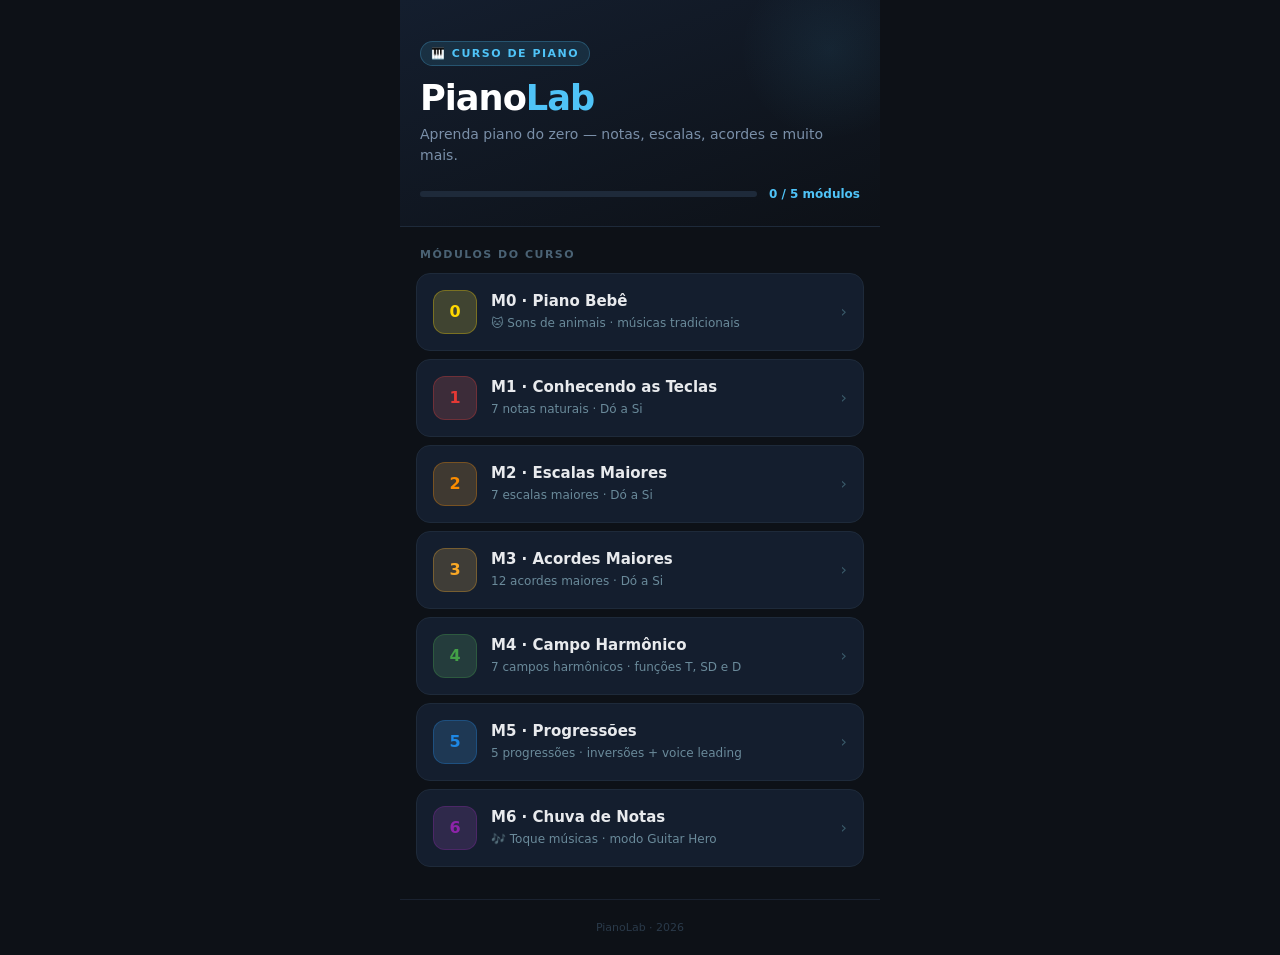
<file: index.html>
<!DOCTYPE html>
<html lang="pt-BR" data-theme="dark">
<head>
  <meta charset="UTF-8">
  <meta name="viewport" content="width=device-width, initial-scale=1.0, user-scalable=no">
  <title>PianoLab</title>
  <link rel="stylesheet" href="base.css">
  <style>
    html, body { overflow: auto; height: auto; background: #0d1117; color: #e8eaed; }

    .hub {
      display: flex;
      flex-direction: column;
      min-height: 100dvh;
      max-width: 480px;
      margin: 0 auto;
    }

    /* ── Hero ──────────────────────────────────────────────── */
    .hero {
      padding: 32px 20px 24px;
      background: linear-gradient(160deg, #141e2e 0%, #0d1117 100%);
      border-bottom: 1px solid #1e2a3a;
      position: relative;
      overflow: hidden;
    }
    .hero::before {
      content: '';
      position: absolute;
      top: -40px; right: -40px;
      width: 180px; height: 180px;
      border-radius: 50%;
      background: radial-gradient(circle, rgba(79,195,247,.08) 0%, transparent 70%);
      pointer-events: none;
    }
    .hero__badge {
      display: inline-flex;
      align-items: center;
      gap: 6px;
      font-size: 11px;
      font-weight: 700;
      letter-spacing: 1.5px;
      text-transform: uppercase;
      color: #4FC3F7;
      background: rgba(79,195,247,.12);
      border: 1px solid rgba(79,195,247,.25);
      border-radius: 99px;
      padding: 4px 10px;
      margin-bottom: 14px;
    }
    .hero__titulo {
      font-size: 2.2rem;
      font-weight: 900;
      letter-spacing: -1px;
      line-height: 1;
      color: #fff;
    }
    .hero__titulo span { color: #4FC3F7; }
    .hero__sub {
      font-size: 14px;
      color: #7a8fa8;
      margin-top: 8px;
      line-height: 1.5;
    }
    .hero__progresso {
      margin-top: 20px;
      display: flex;
      align-items: center;
      gap: 12px;
    }
    .prog-wrap {
      flex: 1;
      height: 6px;
      background: #1e2a3a;
      border-radius: 99px;
      overflow: hidden;
    }
    .prog-bar {
      height: 100%;
      background: linear-gradient(90deg, #4FC3F7, #81d4fa);
      border-radius: 99px;
      width: 0%;
      transition: width .8s cubic-bezier(.4,0,.2,1);
    }
    .prog-label {
      font-size: 12px;
      font-weight: 700;
      color: #4FC3F7;
      white-space: nowrap;
    }

    /* ── Seção ─────────────────────────────────────────────── */
    .secao-titulo {
      font-size: 11px;
      font-weight: 700;
      color: #4a6274;
      text-transform: uppercase;
      letter-spacing: 1.5px;
      padding: 20px 20px 10px;
    }

    /* ── Cards ─────────────────────────────────────────────── */
    .modulos { display: flex; flex-direction: column; gap: 8px; padding: 0 16px 32px; }

    .card {
      display: flex;
      align-items: center;
      gap: 14px;
      padding: 16px;
      background: #141e2e;
      border: 1.5px solid #1e2a3a;
      border-radius: 14px;
      text-decoration: none;
      color: #e8eaed;
      transition: border-color .15s, background .15s, transform .1s;
      touch-action: manipulation;
      position: relative;
      overflow: hidden;
    }
    .card::before {
      content: '';
      position: absolute;
      left: 0; top: 0; bottom: 0;
      width: 3px;
      background: var(--cor, #4FC3F7);
      opacity: 0;
      transition: opacity .15s;
    }
    .card.disponivel { cursor: pointer; }
    .card.disponivel:active { transform: scale(.98); }
    .card.disponivel:hover  {
      border-color: var(--cor, #4FC3F7);
      background: color-mix(in srgb, var(--cor, #4FC3F7) 6%, #141e2e);
    }
    .card.disponivel:hover::before { opacity: 1; }
    .card.concluido {
      border-color: rgba(79,195,247,.4);
      background: rgba(79,195,247,.05);
    }
    .card.concluido::before { opacity: 1; background: #4FC3F7; }
    .card.bloqueado { opacity: .35; cursor: default; pointer-events: none; }

    .card__num {
      width: 44px; height: 44px;
      border-radius: 12px;
      background: color-mix(in srgb, var(--cor, #4FC3F7) 15%, #1e2a3a);
      border: 1.5px solid color-mix(in srgb, var(--cor, #4FC3F7) 30%, transparent);
      display: flex; align-items: center; justify-content: center;
      font-size: 16px; font-weight: 900;
      color: var(--cor, #4FC3F7);
      flex-shrink: 0;
      transition: background .15s;
    }
    .card.concluido .card__num { font-size: 20px; }
    .card.bloqueado .card__num { background: #1a2230; border-color: #1e2a3a; color: #3a4a5a; }

    .card__info { flex: 1; min-width: 0; }
    .card__nome {
      font-size: 15px;
      font-weight: 700;
      line-height: 1.3;
      color: #e8eaed;
    }
    .card__desc {
      font-size: 12px;
      color: #5a7a8a;
      margin-top: 3px;
      white-space: nowrap;
      overflow: hidden;
      text-overflow: ellipsis;
    }
    .card.disponivel .card__desc { color: #6a8a9a; }

    .card__seta {
      font-size: 16px;
      color: #3a5a6a;
      flex-shrink: 0;
      transition: transform .15s, color .15s;
    }
    .card.disponivel:hover .card__seta { transform: translateX(3px); color: var(--cor, #4FC3F7); }
    .card.concluido .card__seta { color: #4FC3F7; }

    /* ── Demo card especial ─────────────────────────────────── */
    .card-demo {
      background: linear-gradient(135deg, #0f1c2e 0%, #141e2e 100%);
      border-color: rgba(79,195,247,.2);
    }
    .card-demo:hover { border-color: rgba(79,195,247,.5) !important; }

    /* ── Rodapé ─────────────────────────────────────────────── */
    .footer {
      margin-top: auto;
      padding: 20px;
      text-align: center;
      font-size: 11px;
      color: #2a3a4a;
      border-top: 1px solid #1a2230;
    }
  </style>
</head>
<body>
<div class="hub">

  <div class="hero">
    <div class="hero__badge">🎹 Curso de Piano</div>
    <div class="hero__titulo">Piano<span>Lab</span></div>
    <div class="hero__sub">Aprenda piano do zero — notas, escalas, acordes e muito mais.</div>
    <div class="hero__progresso">
      <div class="prog-wrap"><div class="prog-bar" id="prog-bar"></div></div>
      <span class="prog-label" id="prog-label">0 / 5 módulos</span>
    </div>
  </div>

  <div class="secao-titulo">Módulos do curso</div>
  <div class="modulos" id="lista-modulos"></div>

  <div class="footer">PianoLab · 2026</div>

</div>
<script src="base.js"></script>
<script>
'use strict';

// Currículo — módulos ativos
const MODULOS = [
  {
    n: 0,
    href: 'm0_bebe.html',
    nome: 'Piano Bebê',
    desc: '🐱 Sons de animais · músicas tradicionais',
    cor: '#FFD700',
    keys: [],
    completavel: false,
  },
  {
    n: 1,
    href: 'm1.html',
    nome: 'Conhecendo as Teclas',
    desc: '7 notas naturais · Dó a Si',
    cor: 'var(--nota-do)',
    keys: [],
  },
  {
    n: 2,
    href: 'm2_escalas.html',
    nome: 'Escalas Maiores',
    desc: '7 escalas maiores · Dó a Si',
    cor: 'var(--nota-re)',
    keys: ['piano_m2_progresso'],
  },
  {
    n: 3,
    href: 'm3_acordes.html',
    nome: 'Acordes Maiores',
    desc: '12 acordes maiores · Dó a Si',
    cor: 'var(--nota-mi)',
    keys: ['piano_m3_progresso'],
  },
  {
    n: 4,
    href: 'm4_campo.html',
    nome: 'Campo Harmônico',
    desc: '7 campos harmônicos · funções T, SD e D',
    cor: 'var(--nota-fa)',
    keys: ['piano_m4_progresso'],
  },
  {
    n: 5,
    href: 'm5_progressoes.html',
    nome: 'Progressões',
    desc: '5 progressões · inversões + voice leading',
    cor: 'var(--nota-sol)',
    keys: ['piano_m5_progresso'],
  },
  {
    n: 6,
    href: 'm6_musica.html',
    nome: 'Chuva de Notas',
    desc: '🎶 Toque músicas · modo Guitar Hero',
    cor: 'var(--nota-la)',
    keys: [],
    completavel: false,
  },
];

// Módulos com arquivo real publicado
const PUBLICADOS = new Set([0, 1, 2, 3, 4, 5, 6]);

function getProgresso(key) {
  try { return JSON.parse(localStorage.getItem(key) || 'null'); } catch { return null; }
}

function isCompleto(modulo) {
  if (modulo.completavel === false) return false;
  return modulo.keys.length > 0 && modulo.keys.every(k => getProgresso(k)?.completo === true);
}

function build() {
  const lista = document.getElementById('lista-modulos');
  let concluidos = 0;
  const modulosContados = MODULOS.filter(m => m.completavel !== false);

  MODULOS.forEach((m, i) => {
    const done     = isCompleto(m);
    const prevDone = i === 0 || isCompleto(MODULOS[i - 1]) || MODULOS[i - 1]?.completavel === false;
    const pub      = PUBLICADOS.has(m.n);
    const livre    = pub || prevDone || done;

    if (done) concluidos++;

    const estado = done ? 'concluido' : livre ? 'disponivel' : 'bloqueado';
    const numIcon = done ? '✓' : livre ? m.n : '🔒';
    const seta    = done ? '✓' : '›';

    const el = document.createElement(livre ? 'a' : 'div');
    el.className = `card ${estado}`;
    el.style.setProperty('--cor', m.cor);
    if (livre) el.href = m.href;

    el.innerHTML = `
      <div class="card__num">${numIcon}</div>
      <div class="card__info">
        <div class="card__nome">M${m.n} · ${m.nome}</div>
        <div class="card__desc">${m.desc}</div>
      </div>
      <div class="card__seta">${seta}</div>`;
    lista.appendChild(el);
  });

  const pct = Math.round((concluidos / modulosContados.length) * 100);
  document.getElementById('prog-bar').style.width = pct + '%';
  document.getElementById('prog-label').textContent =
    `${concluidos} / ${modulosContados.length} módulos`;
}

build();
</script>
</body>
</html>
</file>
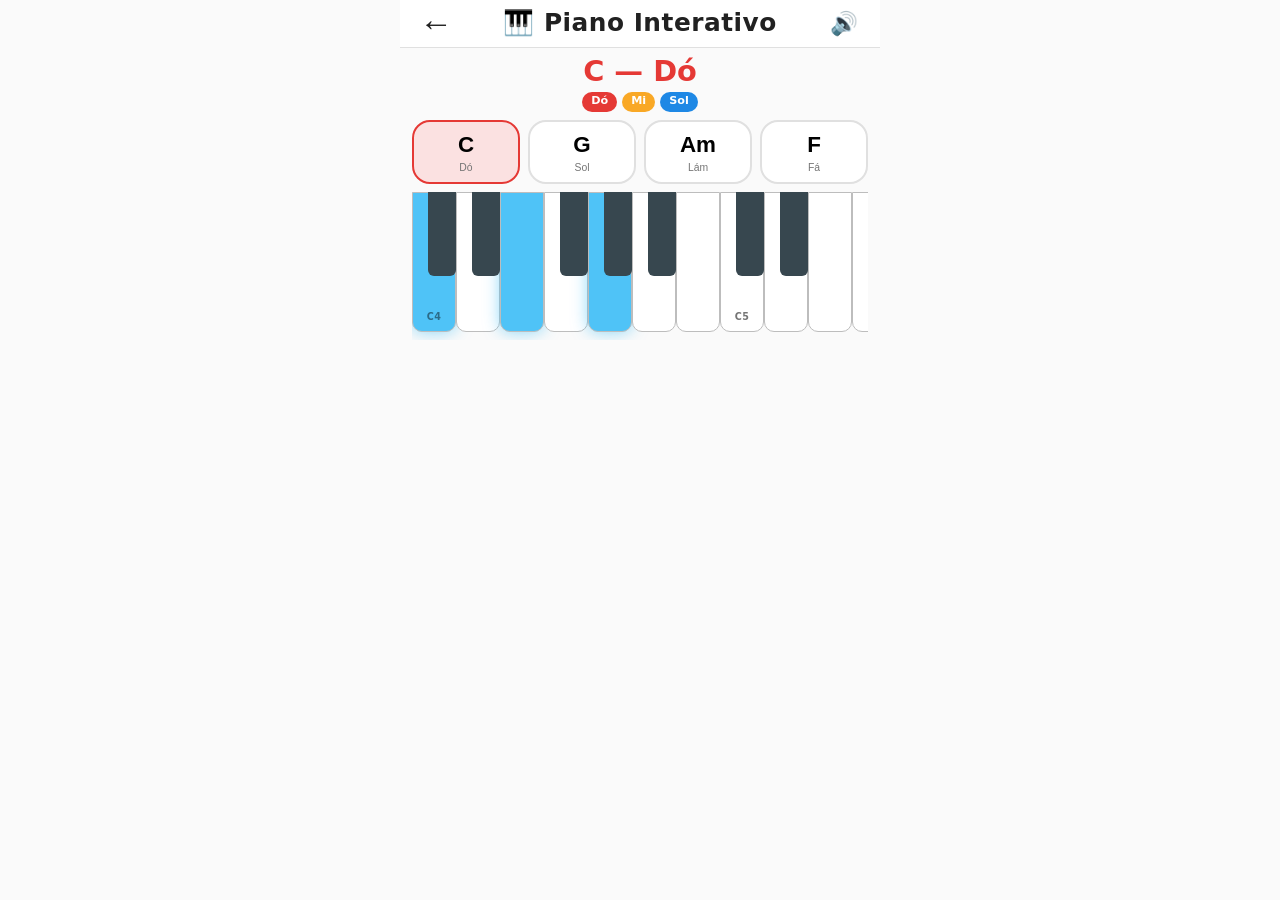
<file: demo.html>
<!DOCTYPE html>
<html lang="pt-BR">
<head>
  <meta charset="UTF-8">
  <meta name="viewport" content="width=device-width, initial-scale=1.0, user-scalable=no">
  <title>PianoLab — Demo</title>
  <link rel="stylesheet" href="base.css">
  <link rel="stylesheet" href="piano.css">
  <style>
    :root { --key-h: 140px; --key-bk-h: 84px; }

    .layout { display:flex; flex-direction:column; height:100dvh; max-width:480px; margin:0 auto; }

    /* Chord display */
    .chord-display { text-align:center; display:flex; flex-direction:column; gap:4px; flex-shrink:0; }
    .chord-display__name { font-size:1.8rem; font-weight:900; line-height:1.1; min-height:2rem; transition:color .2s; }

    .note-pills { display:flex; gap:5px; justify-content:center; min-height:20px; }
    .note-pill {
      padding:1px 9px; border-radius:20px; font-size:.7rem; font-weight:700; color:#fff;
      opacity:0; transform:translateY(4px); transition:opacity .2s, transform .2s;
    }
    .note-pill.visible { opacity:1; transform:translateY(0); }

    /* Botões acorde */
    .chord-grid { display:grid; grid-template-columns:repeat(4,1fr); gap:8px; flex-shrink:0; }
    .chord-btn {
      min-height:64px; border:2px solid var(--border); border-radius:var(--rad);
      background:var(--surface); cursor:pointer; display:flex; flex-direction:column;
      align-items:center; justify-content:center; gap:4px;
      transition:border-color .15s, background .15s, transform .1s; touch-action:manipulation;
    }
    .chord-btn:active, .chord-btn.playing { transform:scale(.95); }
    .chord-btn.active {
      border-color:var(--chord-color, var(--nota-sol));
      background:color-mix(in srgb, var(--chord-color, var(--nota-sol)) 15%, var(--surface));
    }
    .chord-btn__name  { font-size:1.4rem; font-weight:800; }
    .chord-btn__label { font-size:.65rem; color:var(--text-soft); }

    #btn-sound { font-size:1.4rem; }
  </style>
</head>
<body>
<div class="layout">
  <header class="header">
    <button class="btn btn--icon" onclick="goToIndex()">←</button>
    <span class="header__title">🎹 Piano Interativo</span>
    <button class="btn btn--icon" id="btn-sound">🔊</button>
  </header>

  <main class="content">
    <div class="screen active" style="padding:8px 12px; gap:8px;">
      <div class="chord-display">
        <div class="chord-display__name" id="chord-name">—</div>
        <div class="note-pills" id="note-pills"></div>
      </div>
      <div class="chord-grid" id="chord-grid"></div>
      <div id="piano-container"></div>
    </div>
  </main>
</div>

<script src="base.js"></script>
<script>
'use strict';

const ACORDES = [
  { id:'C',  cifra:'C',  nome:'Dó',  tipo:'maior', raiz:'C4', cor:'var(--nota-do)'  },
  { id:'G',  cifra:'G',  nome:'Sol', tipo:'maior', raiz:'G4', cor:'var(--nota-sol)' },
  { id:'Am', cifra:'Am', nome:'Lám', tipo:'menor', raiz:'A4', cor:'var(--nota-la)'  },
  { id:'F',  cifra:'F',  nome:'Fá',  tipo:'maior', raiz:'F4', cor:'var(--nota-fa)'  },
].map(a => ({ ...a, notas: buildChord(a.raiz, FORMULAS[a.tipo]) }));

const NOMES_PT = { C:'Dó', D:'Ré', E:'Mi', F:'Fá', G:'Sol', A:'Lá', B:'Si' };
const COR_MAP  = { C:'var(--nota-do)', D:'var(--nota-re)', E:'var(--nota-mi)',
                   F:'var(--nota-fa)', G:'var(--nota-sol)', A:'var(--nota-la)', B:'var(--nota-si)' };
function base(n) { return n.replace(/[#\d]/g,''); }

const piano = createPianoKeyboard(document.getElementById('piano-container'),
  { startNote:'C4', endNote:'B5', showLabels:true, onNoteOn: n => AudioEngine.play(n) });

const grid   = document.getElementById('chord-grid');
const nomeEl = document.getElementById('chord-name');
const pillsEl= document.getElementById('note-pills');

ACORDES.forEach(ac => {
  const btn = document.createElement('button');
  btn.className = 'chord-btn';
  btn.dataset.id = ac.id;
  btn.style.setProperty('--chord-color', ac.cor);
  btn.innerHTML = `<span class="chord-btn__name">${ac.cifra}</span><span class="chord-btn__label">${ac.nome}</span>`;
  btn.addEventListener('click', () => tocar(ac, btn));
  grid.appendChild(btn);
});

function tocar(ac, btn) {
  document.querySelectorAll('.chord-btn').forEach(b => b.classList.remove('active','playing'));
  btn.classList.add('active','playing');
  setTimeout(() => btn.classList.remove('playing'), 200);

  nomeEl.textContent = `${ac.cifra} — ${ac.nome}`;
  nomeEl.style.color = ac.cor;

  pillsEl.innerHTML = '';
  ac.notas.forEach((n, i) => {
    const pill = document.createElement('span');
    pill.className = 'note-pill';
    pill.textContent = NOMES_PT[base(n)] || base(n);
    pill.style.background = COR_MAP[base(n)] || '#666';
    pillsEl.appendChild(pill);
    setTimeout(() => pill.classList.add('visible'), i * 80);
  });

  piano.showChord(ac.notas);
  AudioEngine.playChord(ac.notas);
  TTS.falar(ac.nome);
}

const btnSound = document.getElementById('btn-sound');
btnSound.addEventListener('click', () => {
  Settings.setSoundOn(!Settings.getSoundOn());
  btnSound.textContent = Settings.getSoundOn() ? '🔊' : '🔇';
});
btnSound.textContent = Settings.getSoundOn() ? '🔊' : '🔇';

document.addEventListener('pointerdown', () => AudioEngine.init(), { once: true });

// Estado inicial
(() => {
  const ac = ACORDES[0];
  nomeEl.textContent = `${ac.cifra} — ${ac.nome}`;
  nomeEl.style.color = ac.cor;
  document.querySelector(`[data-id="${ac.id}"]`)?.classList.add('active');
  piano.showChord(ac.notas);
  ac.notas.forEach((n,i) => {
    const pill = document.createElement('span');
    pill.className = 'note-pill';
    pill.textContent = NOMES_PT[base(n)] || base(n);
    pill.style.background = COR_MAP[base(n)] || '#666';
    pillsEl.appendChild(pill);
    setTimeout(() => pill.classList.add('visible'), i*80+300);
  });
})();
</script>
</body>
</html>
</file>
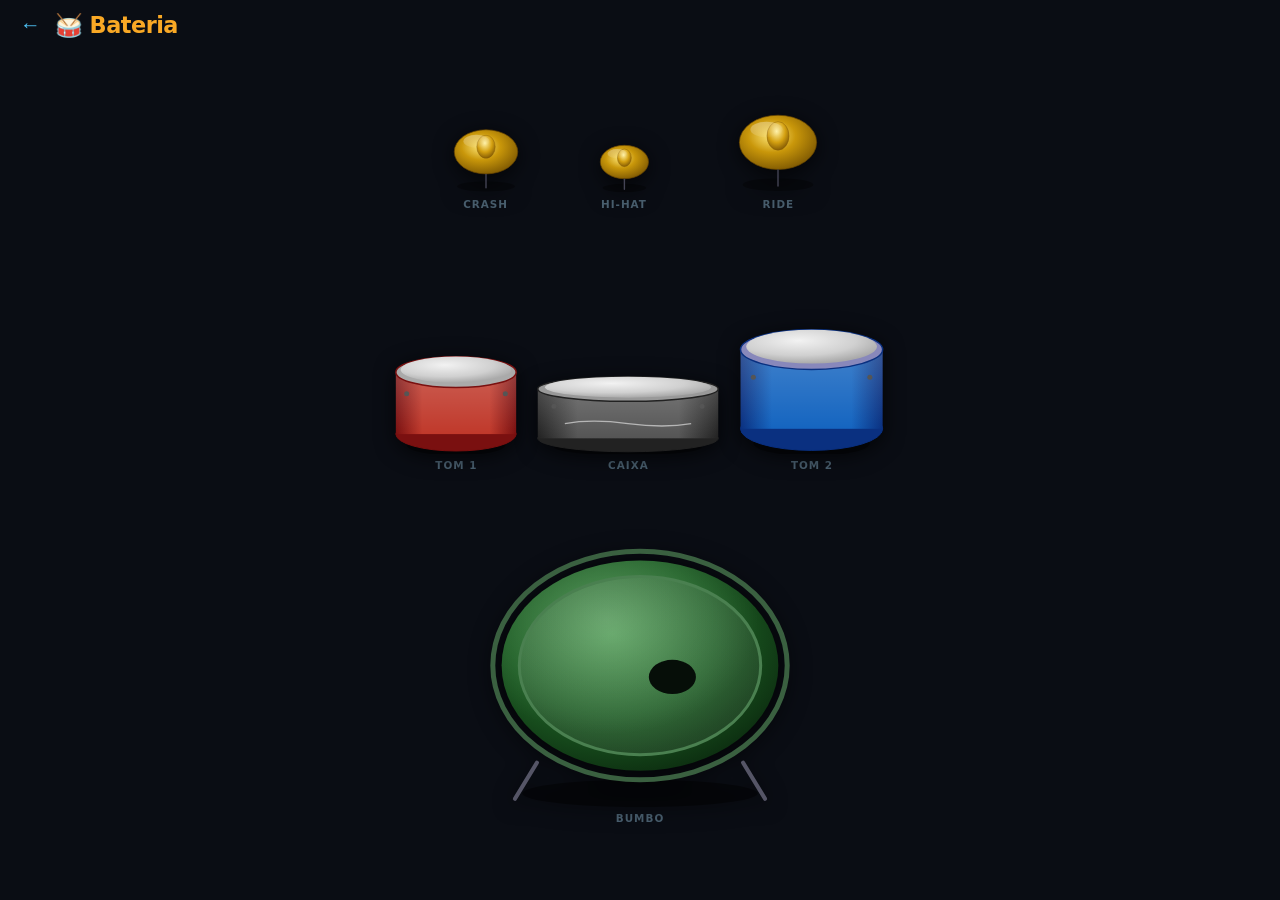
<file: m0_bateria.html>
<!DOCTYPE html>
<html lang="pt-BR" data-theme="dark">
<head>
  <meta charset="UTF-8">
  <meta name="viewport" content="width=device-width, initial-scale=1.0, user-scalable=no">
  <title>M0 · Bateria — PianoLab</title>
  <link rel="stylesheet" href="base.css">
  <style>
    html, body {
      height: 100dvh; max-height: 100dvh;
      margin: 0; overflow: hidden;
      background: #0a0d14;
      display: flex; flex-direction: column;
      user-select: none;
      -webkit-tap-highlight-color: transparent;
    }

    /* ── Topo ── */
    .topo {
      display: flex;
      align-items: center;
      gap: 10px;
      padding: 10px 16px 4px;
      flex-shrink: 0;
    }
    .btn-voltar {
      background: none; border: none;
      color: #4FC3F7; font-size: 1.3rem;
      cursor: pointer; padding: 4px;
      line-height: 1;
    }
    .titulo {
      font-size: 1.4rem;
      font-weight: 900;
      color: #F9A825;
      letter-spacing: -0.5px;
    }

    /* ── Kit de bateria ── */
    .kit {
      flex: 1;
      min-height: 0;
      display: flex;
      flex-direction: column;
      align-items: center;
      justify-content: space-evenly;
      padding: 4px 12px 12px;
      gap: 0;
    }

    /* Cada linha */
    .row {
      display: flex;
      align-items: flex-end;
      justify-content: center;
      gap: 12px;
      width: 100%;
    }

    /* ── Peça ── */
    .peca {
      display: flex;
      flex-direction: column;
      align-items: center;
      gap: 4px;
      cursor: pointer;
      touch-action: manipulation;
      flex-shrink: 0;
    }
    .peca svg {
      display: block;
      transition: transform 0.07s, filter 0.07s;
      filter: drop-shadow(0 4px 10px rgba(0,0,0,0.7));
    }
    .peca.hit svg {
      transform: scale(0.91) translateY(3px);
      filter: drop-shadow(0 1px 3px rgba(0,0,0,0.4)) brightness(1.5);
    }
    .peca-nome {
      font-size: 0.65rem;
      font-weight: 800;
      letter-spacing: 1px;
      text-transform: uppercase;
      color: #4a6070;
      transition: color 0.1s;
    }
    .peca.hit .peca-nome { color: #fff; }

    /* Landscape */
    @media (orientation: landscape) and (max-height: 500px) {
      .topo { padding: 4px 12px 2px; }
      .titulo { font-size: 1.1rem; }
      .kit { padding: 2px 8px 6px; }
      .row { gap: 8px; }
      .peca-nome { font-size: 0.58rem; }
    }
  </style>
</head>
<body>

  <div class="topo">
    <button class="btn-voltar" onclick="location.href='m0_bebe.html'">←</button>
    <div class="titulo">🥁 Bateria</div>
  </div>

  <div class="kit">
    <div class="row" id="row-pratos"></div>
    <div class="row" id="row-tambores"></div>
    <div class="row" id="row-bumbo"></div>
  </div>

  <script src="base.js"></script>
  <script>
  'use strict';

  /* ══════════════════════════════════════════════
     Síntese de bateria — Web Audio API profissional
  ══════════════════════════════════════════════ */
  let ctx = null;
  function getCtx() {
    if (!ctx) ctx = new (window.AudioContext || window.webkitAudioContext)();
    if (ctx.state === 'suspended') ctx.resume();
    return ctx;
  }

  // Compressor master (evita clipping e dá punch)
  let compressor = null;
  function getComp() {
    if (compressor) return compressor;
    const c = getCtx();
    compressor = c.createDynamicsCompressor();
    compressor.threshold.value = -18;
    compressor.knee.value      = 6;
    compressor.ratio.value     = 4;
    compressor.attack.value    = 0.002;
    compressor.release.value   = 0.15;
    compressor.connect(c.destination);
    return compressor;
  }

  const Drum = {
    // Bumbo: sub + click, muito mais punch
    kick() {
      const c = getCtx(), out = getComp(), now = c.currentTime;

      // Sub-bass body
      const sub = c.createOscillator();
      sub.type = 'sine';
      sub.frequency.setValueAtTime(110, now);
      sub.frequency.exponentialRampToValueAtTime(28, now + 0.28);
      const subG = c.createGain();
      subG.gain.setValueAtTime(2.5, now);
      subG.gain.exponentialRampToValueAtTime(0.001, now + 0.55);

      // Attack transient (click)
      const click = c.createOscillator();
      click.type = 'triangle';
      click.frequency.setValueAtTime(420, now);
      click.frequency.exponentialRampToValueAtTime(60, now + 0.025);
      const clkG = c.createGain();
      clkG.gain.setValueAtTime(1.8, now);
      clkG.gain.exponentialRampToValueAtTime(0.001, now + 0.04);

      sub.connect(subG); subG.connect(out);
      click.connect(clkG); clkG.connect(out);
      sub.start(now); click.start(now);
      sub.stop(now + 0.6); click.stop(now + 0.07);
    },

    // Caixa: crack tonal + chuveiro de ruído
    snare() {
      const c = getCtx(), out = getComp(), now = c.currentTime;

      // Corpo tonal
      const body = c.createOscillator();
      body.type = 'triangle';
      body.frequency.setValueAtTime(290, now);
      body.frequency.exponentialRampToValueAtTime(155, now + 0.07);
      const bG = c.createGain();
      bG.gain.setValueAtTime(1.4, now);
      bG.gain.exponentialRampToValueAtTime(0.001, now + 0.14);

      // Ruído das molas (snare wires)
      const buf = c.createBuffer(1, c.sampleRate * 0.28, c.sampleRate);
      const data = buf.getChannelData(0);
      for (let i = 0; i < data.length; i++) data[i] = Math.random() * 2 - 1;
      const noise = c.createBufferSource(); noise.buffer = buf;
      const hp = c.createBiquadFilter(); hp.type = 'highpass'; hp.frequency.value = 1800;
      const pk = c.createBiquadFilter(); pk.type = 'peaking'; pk.frequency.value = 7000; pk.gain.value = 8; pk.Q.value = 0.8;
      const nG = c.createGain();
      nG.gain.setValueAtTime(0.9, now);
      nG.gain.exponentialRampToValueAtTime(0.001, now + 0.28);

      body.connect(bG); bG.connect(out);
      noise.connect(hp); hp.connect(pk); pk.connect(nG); nG.connect(out);
      noise.start(now); body.start(now); body.stop(now + 0.18);
    },

    // Hi-Hat: conjunto de osciladores quadrados (timbre metálico real)
    hihat(open = false) {
      const c = getCtx(), out = getComp(), now = c.currentTime;
      const dur = open ? 0.55 : 0.09;

      // 6 parciais para timbre metálico (proporções da série da frequência fundamental)
      const freqs = [205.9, 310.8, 437.3, 523.3, 810.6, 1012.4];
      const merge = c.createGain(); merge.gain.value = 0.12;
      freqs.forEach(f => {
        const osc = c.createOscillator();
        osc.type = 'square';
        osc.frequency.value = f * (1 + (Math.random() - 0.5) * 0.015);
        osc.connect(merge); osc.start(now); osc.stop(now + dur + 0.05);
      });

      const hp = c.createBiquadFilter(); hp.type = 'highpass'; hp.frequency.value = 7000;
      const env = c.createGain();
      env.gain.setValueAtTime(0.65, now);
      env.gain.exponentialRampToValueAtTime(0.001, now + dur);

      merge.connect(hp); hp.connect(env); env.connect(out);
    },

    // Tom: pitch sweep com ataque nítido
    tom(hz = 100) {
      const c = getCtx(), out = getComp(), now = c.currentTime;

      const osc = c.createOscillator();
      osc.type = 'sine';
      osc.frequency.setValueAtTime(hz * 2.0, now);
      osc.frequency.exponentialRampToValueAtTime(hz, now + 0.04);
      osc.frequency.exponentialRampToValueAtTime(hz * 0.6, now + 0.32);

      // Click de ataque
      const ck = c.createOscillator(); ck.type = 'triangle'; ck.frequency.value = hz * 3.5;
      const ckG = c.createGain(); ckG.gain.setValueAtTime(0.6, now); ckG.gain.exponentialRampToValueAtTime(0.001, now + 0.03);

      const gain = c.createGain();
      gain.gain.setValueAtTime(1.4, now);
      gain.gain.exponentialRampToValueAtTime(0.001, now + 0.38);

      osc.connect(gain); gain.connect(out);
      ck.connect(ckG); ckG.connect(out);
      osc.start(now); ck.start(now);
      osc.stop(now + 0.45); ck.stop(now + 0.05);
    },

    // Prato (crash/ride): múltiplos parciais, decay longo
    cymbal(short = false) {
      const c = getCtx(), out = getComp(), now = c.currentTime;
      const dur = short ? 0.9 : 2.2;

      const freqs = [186.8, 241.3, 293.2, 402.8, 534.1, 661.2, 822.4];
      const merge = c.createGain(); merge.gain.value = 0.1;
      freqs.forEach(f => {
        const osc = c.createOscillator(); osc.type = 'square';
        osc.frequency.value = f * (1 + (Math.random() - 0.5) * 0.02);
        osc.connect(merge); osc.start(now); osc.stop(now + dur + 0.1);
      });

      const bp = c.createBiquadFilter(); bp.type = 'bandpass'; bp.frequency.value = 3200; bp.Q.value = 0.35;
      const env = c.createGain();
      env.gain.setValueAtTime(0.55, now);
      env.gain.exponentialRampToValueAtTime(0.001, now + dur);

      merge.connect(bp); bp.connect(env); env.connect(out);
    },
  };

  /* ══════════════════════════════════════════════
     SVG das peças — gradientes 3D
  ══════════════════════════════════════════════ */

  // Retorna SVG de prato (cymbal) com gradiente dourado 3D
  function svgPrato(w, h, ids) {
    return `<svg width="${w}" height="${h}" viewBox="0 0 ${w} ${h/0.46|0}" xmlns="http://www.w3.org/2000/svg">
      <defs>
        <radialGradient id="${ids}bg" cx="42%" cy="38%" r="68%">
          <stop offset="0%"   stop-color="#ffe87a"/>
          <stop offset="45%"  stop-color="#c9970a"/>
          <stop offset="100%" stop-color="#7a5502"/>
        </radialGradient>
        <radialGradient id="${ids}bell" cx="44%" cy="34%" r="65%">
          <stop offset="0%"   stop-color="#fff0a0"/>
          <stop offset="60%"  stop-color="#d4a010"/>
          <stop offset="100%" stop-color="#8a6005"/>
        </radialGradient>
        <linearGradient id="${ids}hl" x1="20%" y1="0%" x2="80%" y2="100%">
          <stop offset="0%"   stop-color="rgba(255,255,255,0.35)"/>
          <stop offset="100%" stop-color="rgba(255,255,255,0)"/>
        </linearGradient>
      </defs>
      <!-- Sombra -->
      <ellipse cx="${w/2}" cy="${h/0.46*0.9|0}" rx="${w*0.44|0}" ry="${h*0.18|0}" fill="rgba(0,0,0,0.35)"/>
      <!-- Corpo do prato -->
      <ellipse cx="${w/2}" cy="${h/0.46*0.38|0}" rx="${w*0.48|0}" ry="${h/0.46*0.34|0}" fill="url(#${ids}bg)" stroke="#6a4600" stroke-width="1.5"/>
      <!-- Bell (centro elevado) -->
      <ellipse cx="${w/2}" cy="${h/0.46*0.3|0}" rx="${w*0.14|0}" ry="${h/0.46*0.18|0}" fill="url(#${ids}bell)" stroke="#8a6005" stroke-width="1"/>
      <!-- Highlight -->
      <ellipse cx="${w*0.36|0}" cy="${h/0.46*0.22|0}" rx="${w*0.2|0}" ry="${h/0.46*0.1|0}" fill="url(#${ids}hl)"/>
      <!-- Haste -->
      <line x1="${w/2}" y1="${h/0.46*0.72|0}" x2="${w/2}" y2="${h/0.46*0.92|0}" stroke="#445" stroke-width="3" stroke-linecap="round"/>
    </svg>`;
  }

  // Retorna SVG de tambor (tom/caixa) visto ligeiramente de cima
  function svgTambor(w, h, cor, cor2, corAro, ids, molas = false) {
    const cx = w / 2, cy = h * 0.42;
    const rx = w * 0.47, ryTop = h * 0.11, ryBot = h * 0.12;
    const bodyH = h * 0.44;
    return `<svg width="${w}" height="${h}" viewBox="0 0 ${w} ${h}" xmlns="http://www.w3.org/2000/svg">
      <defs>
        <radialGradient id="${ids}head" cx="40%" cy="32%" r="68%">
          <stop offset="0%"   stop-color="#f2f2f2"/>
          <stop offset="65%"  stop-color="#d0d0d0"/>
          <stop offset="100%" stop-color="#aaaaaa"/>
        </radialGradient>
        <linearGradient id="${ids}body" x1="0%" y1="0%" x2="100%" y2="0%">
          <stop offset="0%"   stop-color="${cor2}"/>
          <stop offset="22%"  stop-color="${cor}"/>
          <stop offset="78%"  stop-color="${cor}"/>
          <stop offset="100%" stop-color="${cor2}"/>
        </linearGradient>
        <linearGradient id="${ids}hl" x1="0%" y1="0%" x2="0%" y2="100%">
          <stop offset="0%"   stop-color="rgba(255,255,255,0.18)"/>
          <stop offset="100%" stop-color="rgba(255,255,255,0)"/>
        </linearGradient>
      </defs>
      <!-- Sombra embaixo -->
      <ellipse cx="${cx}" cy="${h*0.94}" rx="${rx*0.82}" ry="${ryBot*0.6}" fill="rgba(0,0,0,0.4)"/>
      <!-- Aro inferior -->
      <ellipse cx="${cx}" cy="${cy + bodyH}" rx="${rx}" ry="${ryBot}" fill="${cor2}" stroke="${cor2}" stroke-width="1"/>
      <!-- Corpo -->
      <rect x="${cx - rx}" y="${cy}" width="${rx*2}" height="${bodyH}" fill="url(#${ids}body)"/>
      <!-- Highlight no corpo -->
      <rect x="${cx - rx}" y="${cy}" width="${rx*2}" height="${bodyH}" fill="url(#${ids}hl)"/>
      ${molas ? `<path d="M${cx-rx*0.7} ${cy+bodyH*0.7} Q${cx-rx*0.4} ${cy+bodyH*0.6} ${cx} ${cy+bodyH*0.7} Q${cx+rx*0.4} ${cy+bodyH*0.8} ${cx+rx*0.7} ${cy+bodyH*0.7}" stroke="#ccc" stroke-width="1.3" fill="none" opacity="0.8"/>` : ''}
      <!-- Aro superior -->
      <ellipse cx="${cx}" cy="${cy}" rx="${rx}" ry="${ryTop}" fill="${corAro}" stroke="${cor2}" stroke-width="1.5"/>
      <!-- Pele -->
      <ellipse cx="${cx}" cy="${cy*0.96}" rx="${rx*0.92}" ry="${ryTop*0.85}" fill="url(#${ids}head)"/>
      <!-- Parafusos decorativos -->
      <circle cx="${cx-rx*0.82}" cy="${cy+bodyH*0.35}" r="2.5" fill="#555"/>
      <circle cx="${cx+rx*0.82}" cy="${cy+bodyH*0.35}" r="2.5" fill="#555"/>
    </svg>`;
  }

  // Retorna SVG do bumbo visto de frente
  function svgBumbo(w, h) {
    const cx = w/2, cy = h*0.48, rx = w*0.46, ry = h*0.42;
    return `<svg width="${w}" height="${h}" viewBox="0 0 ${w} ${h}" xmlns="http://www.w3.org/2000/svg">
      <defs>
        <radialGradient id="bk-face" cx="40%" cy="35%" r="68%">
          <stop offset="0%"   stop-color="#3a9040"/>
          <stop offset="55%"  stop-color="#1e6025"/>
          <stop offset="100%" stop-color="#0d3011"/>
        </radialGradient>
        <radialGradient id="bk-hl" cx="38%" cy="28%" r="55%">
          <stop offset="0%"   stop-color="rgba(255,255,255,0.18)"/>
          <stop offset="100%" stop-color="rgba(255,255,255,0)"/>
        </radialGradient>
        <radialGradient id="bk-head" cx="38%" cy="34%" r="65%">
          <stop offset="0%"   stop-color="#e8e8e8"/>
          <stop offset="70%"  stop-color="#c2c2c2"/>
          <stop offset="100%" stop-color="#999"/>
        </radialGradient>
      </defs>
      <!-- Sombra -->
      <ellipse cx="${cx}" cy="${h*0.95}" rx="${rx*0.8}" ry="${ry*0.12}" fill="rgba(0,0,0,0.45)"/>
      <!-- Aro metálico externo -->
      <ellipse cx="${cx}" cy="${cy}" rx="${rx}" ry="${ry}" fill="none" stroke="#3a6040" stroke-width="5"/>
      <!-- Corpo do bumbo -->
      <ellipse cx="${cx}" cy="${cy}" rx="${rx*0.94}" ry="${ry*0.92}" fill="url(#bk-face)"/>
      <!-- Highlight de luz -->
      <ellipse cx="${cx}" cy="${cy}" rx="${rx*0.94}" ry="${ry*0.92}" fill="url(#bk-hl)"/>
      <!-- Pele frontal (translúcida) -->
      <ellipse cx="${cx}" cy="${cy}" rx="${rx*0.82}" ry="${ry*0.78}" fill="url(#bk-head)" opacity="0.12"/>
      <!-- Aro da pele -->
      <ellipse cx="${cx}" cy="${cy}" rx="${rx*0.82}" ry="${ry*0.78}" fill="none" stroke="#4a8050" stroke-width="3"/>
      <!-- Buraco de resonância -->
      <ellipse cx="${cx+rx*0.22}" cy="${cy+ry*0.1}" rx="${rx*0.16}" ry="${ry*0.15}" fill="#060e08"/>
      <!-- Pernas -->
      <line x1="${cx-rx*0.7}" y1="${cy+ry*0.85}" x2="${cx-rx*0.85}" y2="${h*0.97}" stroke="#556" stroke-width="4" stroke-linecap="round"/>
      <line x1="${cx+rx*0.7}" y1="${cy+ry*0.85}" x2="${cx+rx*0.85}" y2="${h*0.97}" stroke="#556" stroke-width="4" stroke-linecap="round"/>
    </svg>`;
  }

  /* ══════════════════════════════════════════════
     Peças do kit
  ══════════════════════════════════════════════ */
  const PECAS = [
    {
      id: 'crash', nome: 'Crash', row: 'pratos',
      hit: () => Drum.cymbal(false),
      build: (s) => svgPrato(s, s*0.46, 'cr'),
      base: 90,
    },
    {
      id: 'hihat', nome: 'Hi-Hat', row: 'pratos',
      hit: () => Drum.hihat(false),
      build: (s) => svgPrato(s*0.85, s*0.85*0.46, 'hh'),
      base: 80,
    },
    {
      id: 'ride', nome: 'Ride', row: 'pratos',
      hit: () => Drum.cymbal(true),
      build: (s) => svgPrato(s*1.1, s*1.1*0.46, 'ri'),
      base: 100,
    },
    {
      id: 'tom1', nome: 'Tom 1', row: 'tambores',
      hit: () => Drum.tom(185),
      build: (s) => svgTambor(s, s*1.1, '#c0392b', '#7a1010', '#aaa', 't1'),
      base: 80,
    },
    {
      id: 'snare', nome: 'Caixa', row: 'tambores',
      hit: () => Drum.snare(),
      build: (s) => svgTambor(s*1.2, s*0.7, '#555', '#222', '#999', 'sn', true),
      base: 100,
    },
    {
      id: 'tom2', nome: 'Tom 2', row: 'tambores',
      hit: () => Drum.tom(120),
      build: (s) => svgTambor(s*1.05, s*1.25, '#1565c0', '#0a3080', '#88b', 't2'),
      base: 90,
    },
    {
      id: 'kick', nome: 'Bumbo', row: 'bumbo',
      hit: () => Drum.kick(),
      build: (s) => svgBumbo(s, s*0.85),
      base: 200,
    },
  ];

  /* ══════════════════════════════════════════════
     Renderização e responsividade
  ══════════════════════════════════════════════ */
  const ROWS = {
    pratos:   document.getElementById('row-pratos'),
    tambores: document.getElementById('row-tambores'),
    bumbo:    document.getElementById('row-bumbo'),
  };

  // Cria cada peça
  PECAS.forEach(p => {
    const div = document.createElement('div');
    div.className = 'peca';
    div.id = 'peca-' + p.id;
    div.innerHTML = `<div class="peca-svg">${p.build(p.base)}</div><span class="peca-nome">${p.nome}</span>`;

    div.addEventListener('pointerdown', e => {
      e.preventDefault();
      getCtx();
      p.hit();
      div.classList.add('hit');
      setTimeout(() => div.classList.remove('hit'), 130);
    });

    ROWS[p.row].appendChild(div);
  });

  // Ajusta tamanho de cada peça proporcionalmente ao espaço disponível
  function ajustarKit() {
    const kit = document.querySelector('.kit');
    const kitW = kit.clientWidth;
    const kitH = kit.clientHeight;

    // Determina escala baseada na menor dimensão disponível por linha
    const escala = Math.min(kitW / 340, kitH / 320, 1.6);

    PECAS.forEach(p => {
      const div = document.getElementById('peca-' + p.id);
      if (!div) return;
      const s = p.base * escala;
      div.querySelector('.peca-svg').innerHTML = p.build(s);
    });
  }

  window.addEventListener('resize', ajustarKit);
  window.addEventListener('orientationchange', () => setTimeout(ajustarKit, 150));
  requestAnimationFrame(() => requestAnimationFrame(ajustarKit));
  </script>
</body>
</html>
</file>
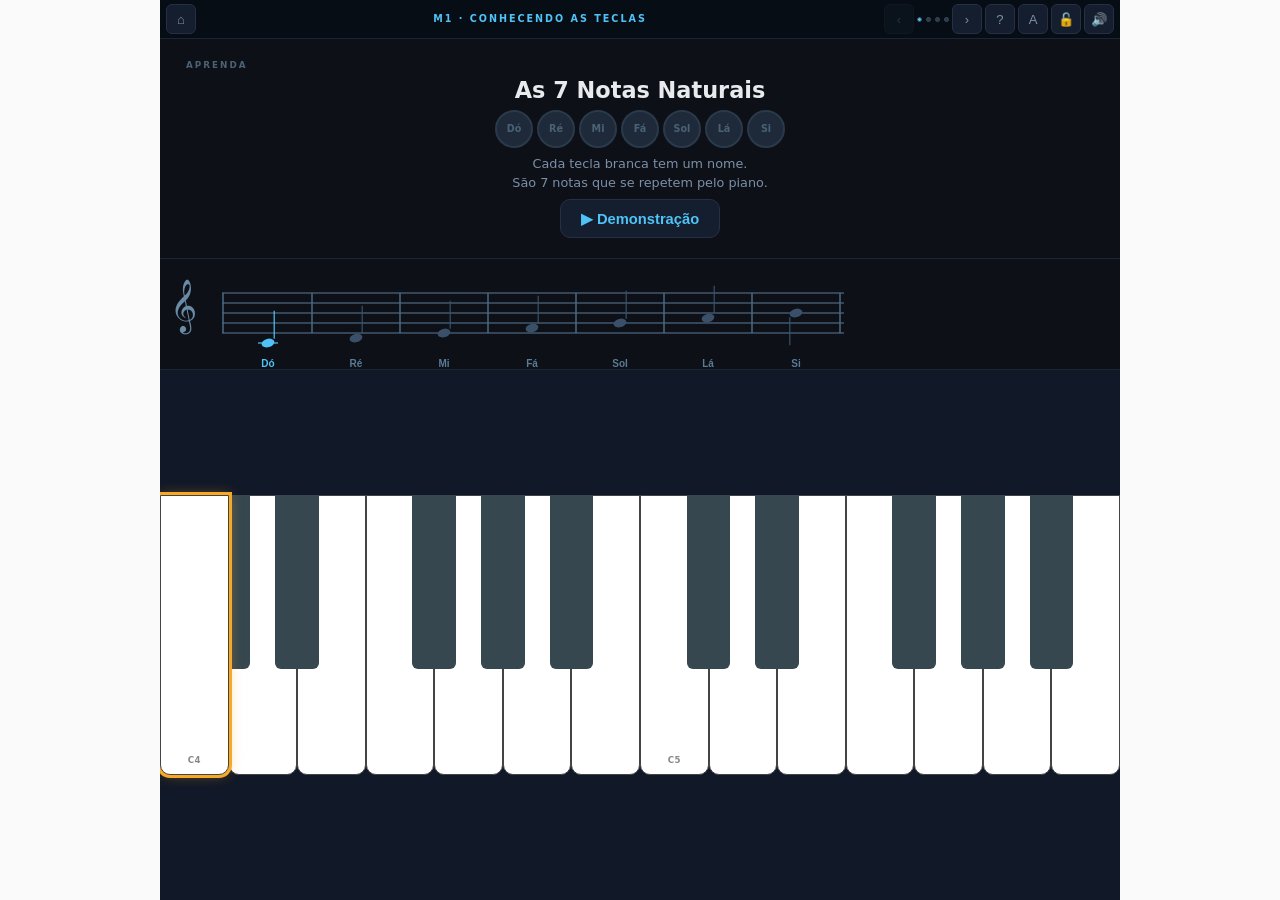
<file: m1.html>
<!DOCTYPE html>
<html lang="pt-BR">
<head>
  <meta charset="UTF-8">
  <meta name="viewport" content="width=device-width, initial-scale=1.0, user-scalable=no">
  <title>PianoLab — M1: Conhecendo as Teclas</title>
  <link rel="stylesheet" href="base.css">
  <link rel="stylesheet" href="piano.css">
  <style>
    html, body { height: 100%; overflow: hidden; }

    .piano-body {
      display: flex; flex-direction: column;
      height: 100dvh; background: #111827;
      max-width: 960px; margin: 0 auto;
    }

    /* ── PAINEL ──────────────────────────────────────────────── */
    .digital-panel {
      flex: 1; min-height: 0; background: #0d1117;
      display: flex; flex-direction: column;
      border-bottom: 3px solid #000; overflow: hidden;
    }
    @media (orientation: landscape) {
      .digital-panel { flex: 0 0 auto; max-height: 40dvh; overflow-y: auto; border-bottom: 1px solid #1a2535; }
    }

    /* ── TOPBAR ──────────────────────────────────────────────── */
    .panel-topbar {
      display: flex; align-items: center; padding: 4px 6px; gap: 3px;
      background: #070d14; border-bottom: 1px solid #1a2535; flex-shrink: 0;
    }
    .panel-title {
      flex: 1; text-align: center; font-size: 0.6rem; letter-spacing: 2px;
      color: #4FC3F7; font-weight: 700; text-transform: uppercase;
      white-space: nowrap; overflow: hidden; text-overflow: ellipsis; min-width: 0;
    }
    .panel-btn {
      width: 30px; height: 30px; background: #141e2e;
      border: 1px solid #263045; border-radius: 6px; color: #7a8fa8;
      font-size: 0.82rem; cursor: pointer; flex-shrink: 0;
      display: flex; align-items: center; justify-content: center;
      touch-action: manipulation;
    }
    .panel-btn:active { background: #1e2e44; }
    .panel-btn:disabled { opacity: .3; pointer-events: none; }
    .fase-dots-row { display: flex; gap: 4px; align-items: center; flex-shrink: 0; }
    .fase-dot {
      width: 5px; height: 5px; border-radius: 50%;
      background: #2a3a4a; border: 1px solid #3a4a5a; transition: background .2s;
    }
    .fase-dot.ativa { background: #4FC3F7; }
    .fase-dot.feita { background: #4CAF50; }

    /* ── CONTEÚDO ────────────────────────────────────────────── */
    .panel-content {
      flex: 1; min-height: 0;
      display: flex; flex-direction: column;
      align-items: center; justify-content: center;
      padding: 8px 10px; gap: 7px; overflow: hidden;
    }
    .screen { display: none; flex-direction: column; align-items: center; gap: 6px; width: 100%; }
    .screen.active { display: flex; }

    .fase-label {
      font-size: 0.55rem; font-weight: 700; letter-spacing: 2px;
      text-transform: uppercase; color: #4a6274; align-self: flex-start;
    }
    .fase-titulo {
      font-size: clamp(1rem, 4vw, 1.4rem); font-weight: 900;
      color: #e8eaed; text-align: center; line-height: 1.2;
    }
    .fase-texto {
      font-size: clamp(0.66rem, 2.2vw, 0.80rem);
      color: #7a8fa8; text-align: center; line-height: 1.5;
    }

    /* ── VISUALIZADOR DE NOTAS ───────────────────────────────── */
    .notas-vis {
      display: flex; align-items: center; gap: 4px; justify-content: center; flex-wrap: wrap;
    }
    .nota-item {
      display: flex; flex-direction: column; align-items: center; gap: 2px;
    }
    .nota-item__circulo {
      width: clamp(28px, 7vw, 38px); height: clamp(28px, 7vw, 38px);
      border-radius: 50%; background: #1e2a3a; border: 2px solid #2a3a4a;
      display: flex; align-items: center; justify-content: center;
      font-size: clamp(0.40rem, 1.4vw, 0.60rem); font-weight: 700; color: #4a6274;
      transition: background .18s, border-color .18s, color .18s, transform .12s;
    }
    .nota-item.ativa .nota-item__circulo {
      background: #4FC3F7; border-color: #4FC3F7; color: #000; transform: scale(1.2);
    }
    .nota-item.feita .nota-item__circulo {
      background: #2a4a2a; border-color: #4CAF50; color: #4CAF50;
    }

    /* ── PROGRESSO PRATICAR ──────────────────────────────────── */
    .pratica-prog {
      display: flex; gap: 6px; justify-content: center;
    }
    .pratica-dot {
      width: 10px; height: 10px; border-radius: 50%;
      background: #1e2a3a; border: 1.5px solid #2a3a4a;
      transition: background .18s;
    }
    .pratica-dot.atual  { background: #4FC3F7; border-color: #4FC3F7; animation: pulsar .9s ease-in-out infinite; }
    .pratica-dot.acerto { background: #4CAF50; border-color: #4CAF50; animation: none; }

    .pratica-status {
      font-size: clamp(0.72rem, 2.4vw, 0.88rem); font-weight: 700;
      color: #4FC3F7; text-align: center; min-height: 1.3em;
    }

    /* ── CELEBRAÇÃO ──────────────────────────────────────────── */
    .celebra-emoji { font-size: clamp(2rem, 9vw, 3rem); }
    .celebra-titulo { font-size: clamp(1.1rem, 4vw, 1.5rem); font-weight: 900; color: #fff; text-align: center; }
    .celebra-sub    { font-size: clamp(0.72rem, 2.4vw, 0.88rem); color: #7a8fa8; text-align: center; }

    /* ── BOTÕES ──────────────────────────────────────────────── */
    .btn-acao {
      padding: 10px 20px; background: #141e2e;
      border: 1.5px solid #263045; border-radius: 10px;
      color: #4FC3F7; font-size: clamp(0.78rem, 2.4vw, 0.92rem);
      font-weight: 700; cursor: pointer; touch-action: manipulation;
      transition: background .15s;
    }
    .btn-acao:active { background: #1e2e44; border-color: #4FC3F7; }
    .btn-acao.destaque { background: #4FC3F7; color: #000; border-color: #4FC3F7; }
    .btn-acao:disabled { opacity: .35; cursor: default; pointer-events: none; }
    .btn-acao.sec { color: #7a8fa8; border-color: #1e2a3a; font-size: clamp(0.65rem, 2vw, 0.78rem); padding: 7px 14px; }

    /* ── PIANO + PARTITURA ───────────────────────────────────── */
    .piano-stage {
      background: #111827; border-top: 3px solid #000; flex: 0 0 50dvh;
      display: flex; flex-direction: column;
      --key-h:    clamp(90px, 28dvh, 240px);
      --key-bk-h: clamp(54px, 17dvh, 144px);
    }
    @media (orientation: landscape) {
      .piano-stage {
        flex: 1; min-height: 0; border-top: none;
        --key-h:    clamp(55px, 42dvh, 180px);
        --key-bk-h: clamp(33px, 25dvh, 108px);
      }
    }
    #staff-container { flex-shrink: 0; padding: 2px 8px 0; background: #0d1117; border-bottom: 1px solid #1a2535; overflow-x: auto; }
    #piano-wrap { flex: 1; min-height: 0; display: flex; align-items: center; overflow: hidden; }
    #piano-m1 { width: 100%; }
    .piano-stage .piano-wrap.responsive { overflow: visible; padding-bottom: 0; }
    .piano-stage .piano.responsive { width: 100%; }
    .piano-stage .key__label { font-size: clamp(0.38rem, 1.1vw, 0.54rem); font-weight: 700; color: #888; }
    .piano-stage .key { border-color: #444; }

    @keyframes pulsar { 0%,100%{opacity:1} 50%{opacity:.5} }
  </style>
</head>
<body>
<div class="piano-body">

  <div class="digital-panel">
    <div class="panel-topbar">
      <button class="panel-btn" onclick="goTo('index.html')" title="Menu do curso">⌂</button>
      <span class="panel-title">M1 · CONHECENDO AS TECLAS</span>
      <button class="panel-btn" id="btn-fase-prev" onclick="faseAnterior()">‹</button>
      <div class="fase-dots-row" id="fase-dots-row"></div>
      <button class="panel-btn" id="btn-fase-next" onclick="faseSeguinte()">›</button>
      <button class="panel-btn" onclick="showHelp(HELP_FASES[faseAtual])" title="Ajuda">?</button>
      <button class="panel-btn" onclick="cycleFontSize(this)" title="Tamanho do texto">A</button>
      <button class="panel-btn" id="btn-lock" onclick="LockMode.toggle(this)" title="Tela cheia">🔓</button>
      <button class="panel-btn" id="btn-sound" onclick="toggleSom()">🔊</button>
    </div>

    <div class="panel-content">

      <!-- Intro -->
      <div class="screen" id="s-intro">
        <span class="fase-label">Aprenda</span>
        <div class="fase-titulo">As 7 Notas Naturais</div>
        <div class="notas-vis" id="notas-vis-intro"></div>
        <div class="fase-texto">Cada tecla branca tem um nome.<br>São 7 notas que se repetem pelo piano.</div>
        <button class="btn-acao" onclick="irFase('demo')">▶ Demonstração</button>
      </div>

      <!-- Demo -->
      <div class="screen" id="s-demo">
        <span class="fase-label" id="demo-label">Ouça!</span>
        <div class="fase-titulo" id="demo-titulo"></div>
        <div class="notas-vis" id="notas-vis-demo"></div>
        <div class="fase-texto" id="demo-texto">As notas acendem uma a uma ✨</div>
        <div style="display:flex;gap:8px;flex-wrap:wrap;justify-content:center">
          <button class="btn-acao" id="btn-demo" onclick="iniciarDemo()">▶ Tocar</button>
          <button class="btn-acao sec" id="btn-demo-next" style="display:none" onclick="demoAvancar()">Próxima nota →</button>
        </div>
        <button class="btn-acao destaque" id="btn-ir-pratica" style="display:none" onclick="irFase('praticar')">Praticar →</button>
      </div>

      <!-- Praticar -->
      <div class="screen" id="s-praticar">
        <span class="fase-label">Sua vez!</span>
        <div class="fase-titulo">Encontre cada nota</div>
        <div class="notas-vis" id="notas-vis-pratica"></div>
        <div class="pratica-prog" id="pratica-prog"></div>
        <div class="pratica-status" id="pratica-status">Observe a nota acesa e toque no seu piano</div>
        <button class="btn-acao destaque" id="btn-pratica-next" onclick="praticaAvancar()">Próximo →</button>
      </div>

      <!-- Celebração -->
      <div class="screen" id="s-celebra">
        <div class="celebra-emoji">🌟</div>
        <div class="celebra-titulo">Você conhece as 7 notas!</div>
        <div class="celebra-sub">Dó · Ré · Mi · Fá · Sol · Lá · Si</div>
        <button class="btn-acao destaque" onclick="goTo('m2_escalas.html')">Escalas Maiores →</button>
        <button class="btn-acao sec" onclick="irFase('intro')">Repetir</button>
      </div>

    </div>
  </div>

  <div class="piano-stage" id="piano-stage">
    <div id="staff-container"></div>
    <div id="piano-wrap">
      <div id="piano-m1"></div>
    </div>
  </div>

</div>
<script src="base.js"></script>
<script>
'use strict';

/* ══════════════════════════════════════════════════════════════
   M1 — AS 7 NOTAS NATURAIS (Dó a Si)
══════════════════════════════════════════════════════════════ */

const NOTAS = [
  { midi: 60, label: 'Dó'  },
  { midi: 62, label: 'Ré'  },
  { midi: 64, label: 'Mi'  },
  { midi: 65, label: 'Fá'  },
  { midi: 67, label: 'Sol' },
  { midi: 69, label: 'Lá'  },
  { midi: 71, label: 'Si'  },
];

const FASES_ORDEM = ['intro', 'demo', 'praticar', 'celebra'];

const HELP_FASES = {
  intro:    '<b>As 7 notas</b><br>Veja os nomes das 7 teclas brancas: Dó, Ré, Mi, Fá, Sol, Lá e Si. Clique em "Demonstração" para ouvi-las.',
  demo:     '<b>Ouça as notas</b><br>As notas acendem uma a uma no piano. Na 1ª vez é automático. Depois você avança no seu ritmo com "Próxima nota →".',
  praticar: '<b>Sua vez!</b><br>Observe a nota que acende no piano. Encontre e toque a mesma nota no seu piano real, depois clique "Próximo →".',
  celebra:  '<b>Parabéns!</b><br>Você já conhece as 7 notas naturais! Continue para aprender as escalas.',
};

/* ── Estado ───────────────────────────────────────────────── */
let faseAtual   = 'intro';
let praticaStep = 0;
let demoTimer   = null;
let demoJaRodou = false;
let demoStep    = 0;

/* ── Piano (fixo C4-B5, criado uma vez) ──────────────────── */
const kb = createPianoKeyboard(
  document.getElementById('piano-m1'),
  {
    startNote: 'C4', endNote: 'B5',
    showLabels: true, responsive: true,
    onNoteOn(noteStr) {
      if (Settings.getSoundOn()) AudioEngine.play(noteStr);
    }
  }
);

/* ── Staff ────────────────────────────────────────────────── */
const score = createStaffScore(document.getElementById('staff-container'));

/* ── Ajuste dinâmico do teclado ──────────────────────────── */
function ajustarTeclado() {
  const stage   = document.getElementById('piano-stage');
  const staffEl = document.getElementById('staff-container');
  if (!stage) return;
  const disponivel = stage.clientHeight - (staffEl ? staffEl.offsetHeight : 0) - 4;
  if (disponivel < 40) return;
  const keyH   = Math.max(60, Math.min(disponivel, 280));
  const keyBkH = Math.round(keyH * 0.62);
  stage.style.setProperty('--key-h',    keyH   + 'px');
  stage.style.setProperty('--key-bk-h', keyBkH + 'px');
}
window.addEventListener('resize', ajustarTeclado);
window.addEventListener('orientationchange', () => setTimeout(ajustarTeclado, 150));
requestAnimationFrame(() => requestAnimationFrame(ajustarTeclado));

/* ── Partitura ────────────────────────────────────────────── */
function buildScore() {
  score.loadScore(NOTAS.map(n => ({ midis: [n.midi], duration: 'q', label: n.label })));
}

/* ── Visualizador de notas ────────────────────────────────── */
function buildVis(id, activeIdx = -1) {
  const el = document.getElementById(id);
  if (!el) return;
  el.innerHTML = '';
  NOTAS.forEach((n, i) => {
    const item = document.createElement('div');
    item.className = 'nota-item' + (i === activeIdx ? ' ativa' : '');
    item.innerHTML = `<div class="nota-item__circulo">${n.label}</div>`;
    el.appendChild(item);
  });
}

/* ── Fase Nav ─────────────────────────────────────────────── */
function atualizarFaseNav() {
  const idx = FASES_ORDEM.indexOf(faseAtual);
  document.getElementById('btn-fase-prev').disabled = idx <= 0;
  document.getElementById('btn-fase-next').disabled = idx >= FASES_ORDEM.length - 1;
  const row = document.getElementById('fase-dots-row');
  row.innerHTML = '';
  FASES_ORDEM.forEach((_, i) => {
    const d = document.createElement('div');
    d.className = 'fase-dot' + (i === idx ? ' ativa' : '') + (i < idx ? ' feita' : '');
    row.appendChild(d);
  });
}
function faseAnterior() { const i = FASES_ORDEM.indexOf(faseAtual); if (i > 0) irFase(FASES_ORDEM[i-1]); }
function faseSeguinte() { const i = FASES_ORDEM.indexOf(faseAtual); if (i < FASES_ORDEM.length-1) irFase(FASES_ORDEM[i+1]); }

/* ── Som ──────────────────────────────────────────────────── */
function toggleSom() {
  const on = !Settings.getSoundOn();
  Settings.setSoundOn(on);
  document.getElementById('btn-sound').textContent = on ? '🔊' : '🔇';
}

/* ══════════════════════════════════════════════════════════════
   DEMO — automático 1ª vez, manual depois
══════════════════════════════════════════════════════════════ */

function mostrarNotaDemo(idx) {
  if (idx < 0 || idx >= NOTAS.length) return;
  const nota = midiToNote(NOTAS[idx].midi);
  kb.clearHighlights();
  kb.highlight(nota);
  score.highlight(idx);
  buildVis('notas-vis-demo', idx);
  document.getElementById('demo-titulo').textContent = NOTAS[idx].label;
  if (Settings.getSoundOn()) AudioEngine.play(nota, 0.7);
}

function iniciarDemo() {
  if (demoTimer) { clearTimeout(demoTimer); demoTimer = null; }
  kb.clearHighlights(); score.highlight(-1);

  if (!demoJaRodou) {
    demoJaRodou = true;
    document.getElementById('btn-demo').disabled = true;
    document.getElementById('btn-demo-next').style.display = 'none';
    document.getElementById('btn-ir-pratica').style.display = 'none';
    document.getElementById('demo-texto').textContent = 'Ouça todas as notas…';

    let i = 0;
    function passo() {
      if (i >= NOTAS.length) {
        kb.clearHighlights(); score.highlight(-1); buildVis('notas-vis-demo');
        document.getElementById('demo-titulo').textContent = 'As 7 Notas';
        document.getElementById('btn-demo').disabled = false;
        document.getElementById('btn-demo').textContent = '▶ Nota a nota';
        document.getElementById('demo-texto').textContent = 'Agora no seu ritmo — nota a nota';
        document.getElementById('btn-ir-pratica').style.display = '';
        return;
      }
      mostrarNotaDemo(i);
      i++;
      demoTimer = setTimeout(passo, 950);
    }
    passo();

  } else {
    demoStep = 0;
    document.getElementById('btn-demo').style.display = 'none';
    document.getElementById('btn-demo-next').style.display = '';
    document.getElementById('btn-ir-pratica').style.display = 'none';
    document.getElementById('demo-texto').textContent = 'Toque cada nota antes de avançar';
    mostrarNotaDemo(0);
  }
}

function demoAvancar() {
  demoStep++;
  if (demoStep >= NOTAS.length) {
    kb.clearHighlights(); score.highlight(-1); buildVis('notas-vis-demo');
    document.getElementById('demo-titulo').textContent = 'As 7 Notas';
    document.getElementById('btn-demo-next').style.display = 'none';
    document.getElementById('btn-demo').style.display = '';
    document.getElementById('btn-demo').textContent = '▶ Repetir';
    document.getElementById('demo-texto').textContent = 'Notas completas!';
    document.getElementById('btn-ir-pratica').style.display = '';
  } else {
    mostrarNotaDemo(demoStep);
  }
}

/* ── Praticar (display-only) ──────────────────────────────── */
function iniciarPratica() {
  praticaStep = 0;
  kb.clearHighlights();
  mostrarPratica(); buildProgDots();
  document.getElementById('pratica-status').textContent = `Nota 1 de ${NOTAS.length}`;
  document.getElementById('btn-pratica-next').style.display = '';
}

function mostrarPratica() {
  kb.clearHighlights();
  if (praticaStep < NOTAS.length) {
    const nota = midiToNote(NOTAS[praticaStep].midi);
    kb.highlight(nota);
    score.highlight(praticaStep);
    buildVis('notas-vis-pratica', praticaStep);
  }
}

function buildProgDots() {
  const prog = document.getElementById('pratica-prog');
  prog.innerHTML = '';
  NOTAS.forEach((_, i) => {
    const d = document.createElement('div');
    d.className = 'pratica-dot' +
      (i === praticaStep ? ' atual'  : '') +
      (i <  praticaStep  ? ' acerto' : '');
    prog.appendChild(d);
  });
}

function praticaAvancar() {
  praticaStep++;
  buildProgDots();
  if (praticaStep >= NOTAS.length) {
    kb.clearHighlights(); score.highlight(-1);
    document.getElementById('pratica-status').textContent = '✓ Todas as notas!';
    document.getElementById('btn-pratica-next').style.display = 'none';
    setTimeout(() => irFase('celebra'), 600);
  } else {
    mostrarPratica();
    document.getElementById('pratica-status').textContent = `Nota ${praticaStep + 1} de ${NOTAS.length}`;
  }
}

/* ── irFase ───────────────────────────────────────────────── */
function irFase(fase) {
  if (demoTimer) { clearTimeout(demoTimer); demoTimer = null; }
  faseAtual = fase;
  kb.clearHighlights(); score.highlight(-1);

  document.querySelectorAll('.screen').forEach(s => s.classList.remove('active'));
  document.getElementById('s-' + fase).classList.add('active');

  buildScore(); atualizarFaseNav();
  requestAnimationFrame(ajustarTeclado);

  if (fase === 'intro') {
    demoJaRodou = false;
    buildVis('notas-vis-intro');
    score.highlight(0);
    kb.hint(midiToNote(NOTAS[0].midi));
  }

  if (fase === 'demo') {
    document.getElementById('demo-titulo').textContent = 'As 7 Notas';
    document.getElementById('demo-label').textContent  = 'Ouça!';
    document.getElementById('demo-texto').textContent  = demoJaRodou
      ? 'Toque cada nota antes de avançar'
      : 'As notas acendem uma a uma ✨';
    document.getElementById('btn-demo').textContent    = demoJaRodou ? '▶ Repetir' : '▶ Tocar';
    document.getElementById('btn-demo').style.display  = '';
    document.getElementById('btn-demo').disabled       = false;
    document.getElementById('btn-demo-next').style.display = 'none';
    document.getElementById('btn-ir-pratica').style.display = 'none';
    buildVis('notas-vis-demo');
    if (!demoJaRodou) iniciarDemo();
  }

  if (fase === 'praticar') {
    iniciarPratica();
  }
}

/* ── Init ─────────────────────────────────────────────────── */
(function() {
  document.getElementById('btn-sound').textContent = Settings.getSoundOn() ? '🔊' : '🔇';
  LockMode.listenChanges(document.getElementById('btn-lock'));
  irFase('intro');
})();
</script>
</body>
</html>
</file>
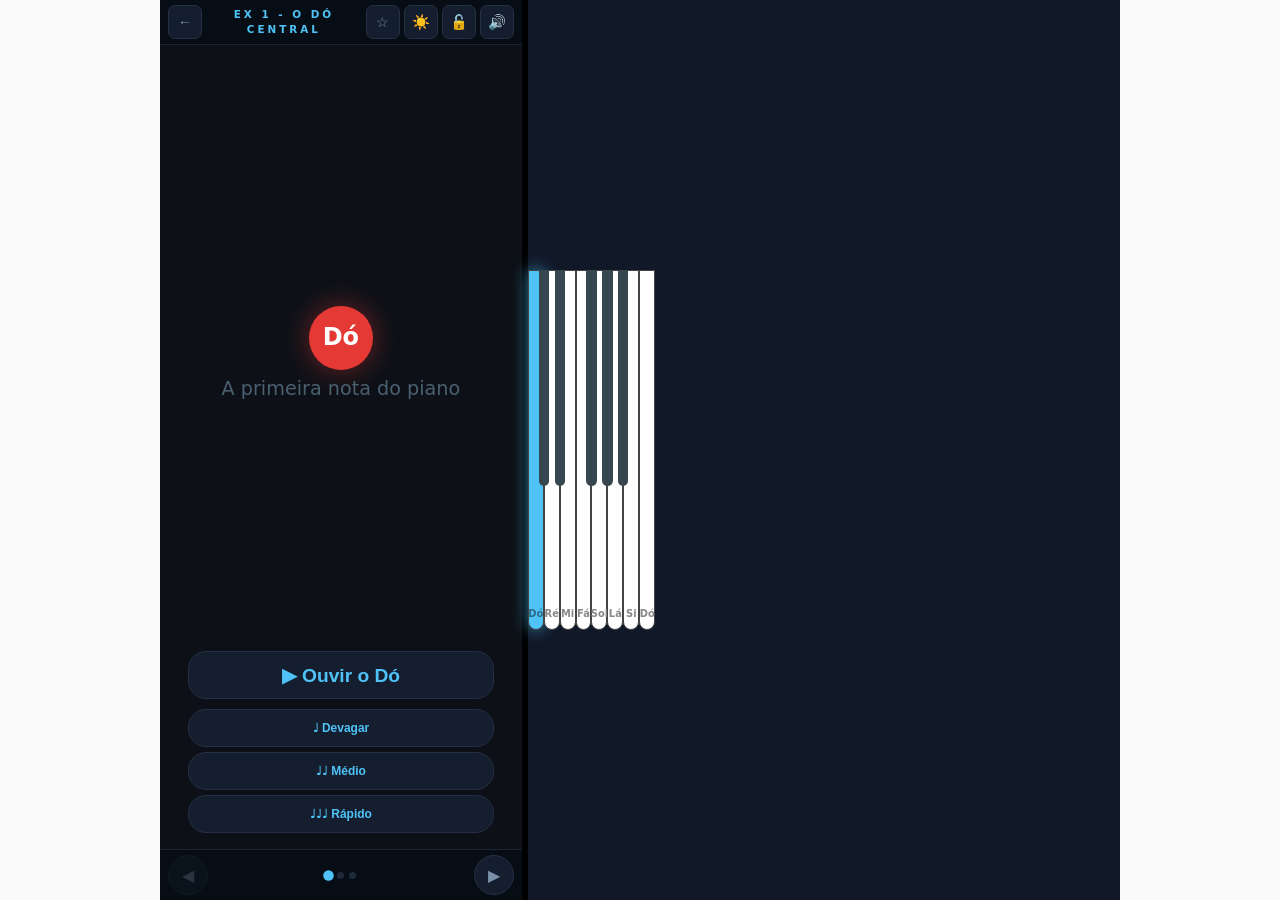
<file: m1_ex1.html>
<!DOCTYPE html>
<html lang="pt-BR">
<head>
  <meta charset="UTF-8">
  <meta name="viewport" content="width=device-width, initial-scale=1.0, user-scalable=no">
  <title>PianoLab — Ex 1: O Dó Central</title>
  <link rel="stylesheet" href="base.css">
  <link rel="stylesheet" href="piano.css">
  <style>
    /* ══════════════════════════════════════════════════════════
       PIANO BODY — mesmo padrão de m1_ex2.html
    ══════════════════════════════════════════════════════════ */
    html, body { height: 100%; overflow: hidden; }

    .piano-body {
      display: flex;
      flex-direction: column;
      height: 100dvh;
      background: #111827;
      max-width: 960px;
      margin: 0 auto;
    }

    @media (orientation: landscape) {
      .piano-body { flex-direction: row; }
    }

    /* ── PAINEL DIGITAL ──────────────────────────────────────── */
    .digital-panel {
      flex: 1;
      min-height: 0;
      background: #0d1117;
      display: flex;
      flex-direction: column;
      border-bottom: 3px solid #000;
    }

    @media (orientation: landscape) {
      .digital-panel {
        flex: 0 0 38%;
        border-bottom: none;
        border-right: 3px solid #000;
        overflow: hidden;
      }
    }

    /* ── TOPBAR DO PAINEL ────────────────────────────────────── */
    .panel-topbar {
      display: flex;
      align-items: center;
      padding: 5px 8px;
      background: #070d14;
      border-bottom: 1px solid #1a2535;
      flex-shrink: 0;
      gap: 4px;
    }

    .panel-title {
      flex: 1;
      text-align: center;
      font-size: 0.65rem;
      letter-spacing: 3px;
      color: #4FC3F7;
      font-weight: 700;
      text-transform: uppercase;
      pointer-events: none;
    }

    .panel-btn {
      width: 34px;
      height: 34px;
      background: #141e2e;
      border: 1px solid #263045;
      border-radius: 7px;
      color: #7a8fa8;
      font-size: 0.9rem;
      cursor: pointer;
      display: flex;
      align-items: center;
      justify-content: center;
      flex-shrink: 0;
      transition: background .1s, color .1s, border-color .1s;
      touch-action: manipulation;
    }

    .panel-btn:active        { background: #1e2d48; }
    .panel-btn.ativo         { color: #4FC3F7; border-color: rgba(79,195,247,.5); }

    /* ── CONTEÚDO DAS FASES ──────────────────────────────────── */
    .panel-content {
      flex: 1;
      display: flex;
      flex-direction: column;
      padding: 10px 14px 6px;
      overflow: hidden;
      min-height: 0;
    }

    .screen {
      display: none;
      flex-direction: column;
      flex: 1;
      gap: 10px;
      min-height: 0;
    }

    .screen.active { display: flex; }

    /* ── NAV DO PAINEL ───────────────────────────────────────── */
    .panel-nav {
      display: flex;
      align-items: center;
      justify-content: space-between;
      padding: 5px 8px;
      background: #070d14;
      border-top: 1px solid #1a2535;
      flex-shrink: 0;
    }

    .nav-btn {
      width: 40px;
      height: 40px;
      background: #141e2e;
      border: 1px solid #263045;
      border-radius: 50%;
      color: #7a8fa8;
      font-size: 1rem;
      cursor: pointer;
      display: flex;
      align-items: center;
      justify-content: center;
      touch-action: manipulation;
      transition: background .1s;
    }

    .nav-btn:disabled { opacity: .3; pointer-events: none; }
    .nav-btn:active   { background: #1e2d48; }

    .panel-dots { display: flex; gap: 5px; align-items: center; }

    .panel-dot {
      width: 7px;
      height: 7px;
      border-radius: 50%;
      background: #1e2a3a;
      transition: background .2s, transform .2s;
    }

    .panel-dot.active { background: #4FC3F7; transform: scale(1.5); }
    .panel-dot.done   { background: #43A047; }

    /* ════════════════════════════════════════════════════════════
       TECLADO
    ════════════════════════════════════════════════════════════ */
    .piano-stage {
      background: #111827;
      padding: 8px 0 12px;
      border-top: 3px solid #000;
      flex: 0 0 45dvh;
      display: flex;
      align-items: center;
      --key-h:    clamp(150px, 40dvh, 320px);
      --key-bk-h: clamp(  90px, 24dvh, 192px);
    }

    @media (orientation: landscape) {
      .piano-stage {
        flex: 1;
        border-top: none;
        border-left: 3px solid #000;
        padding: 8px 0;
        --key-h:    clamp(140px, 80dvh, 360px);
        --key-bk-h: clamp(  84px, 48dvh, 216px);
      }
    }

    .piano-stage .piano-wrap.responsive { overflow: visible; padding-bottom: 0; }
    .piano-stage .piano.responsive      { width: 100%; }

    .piano-stage .key__label {
      font-size: clamp(0.42rem, 1.3vw, 0.62rem);
      font-weight: 700;
      color: #888;
      letter-spacing: 0;
    }

    .piano-stage .key { border-color: #444; }

    /* ════════════════════════════════════════════════════════════
       FASE 1 — APRESENTAÇÃO
    ════════════════════════════════════════════════════════════ */
    .nota-hero {
      display: flex;
      flex-direction: column;
      align-items: center;
      gap: 6px;
      flex: 1;
      justify-content: center;
    }

    .nota-circulo {
      width: clamp(60px, 16vw, 88px);
      height: clamp(60px, 16vw, 88px);
      border-radius: 50%;
      background: var(--nota-do);
      box-shadow: 0 0 28px color-mix(in srgb, var(--nota-do) 45%, transparent);
      display: flex;
      align-items: center;
      justify-content: center;
      font-size: clamp(1.2rem, 4vw, 2rem);
      font-weight: 900;
      color: #fff;
      animation: bounce-in .35s ease-out;
    }

    .nota-subtitulo {
      font-size: var(--sm);
      color: #4a6070;
      text-align: center;
    }

    .btn-ouvir {
      min-height: 48px;
      flex-shrink: 0;
      background: #141e2e;
      border: 1px solid #263045;
      border-radius: var(--rad);
      color: #4FC3F7;
      font-size: var(--sm);
      font-weight: 600;
      cursor: pointer;
      touch-action: manipulation;
      transition: background .1s;
      width: 100%;
    }

    .btn-ouvir:active { background: #1e2d48; }

    /* ════════════════════════════════════════════════════════════
       FASE 2 — IDENTIFICAÇÃO
    ════════════════════════════════════════════════════════════ */
    .ident-header {
      display: flex;
      flex-direction: column;
      align-items: center;
      gap: 10px;
      flex-shrink: 0;
    }

    .pergunta {
      text-align: center;
      font-size: clamp(1.1rem, 4vw, 1.5rem);
      font-weight: 800;
      color: #c8d8e8;
      line-height: 1.2;
    }

    .tentativas {
      display: flex;
      justify-content: center;
      gap: 10px;
    }

    .tentativa-dot {
      width: 14px;
      height: 14px;
      border-radius: 50%;
      background: #1a2535;
      border: 1px solid #263045;
      transition: background .2s, transform .2s;
    }

    .tentativa-dot.acerto {
      background: var(--nota-do);
      border-color: var(--nota-do);
      transform: scale(1.3);
    }

    .feedback-ident {
      text-align: center;
      font-size: var(--lg);
      font-weight: 700;
      min-height: 2rem;
      flex: 1;
      display: flex;
      align-items: center;
      justify-content: center;
      color: #4FC3F7;
    }

    .feedback-ident.acerto { color: var(--success); }
    .feedback-ident.neutro { color: #5a7090; }

    /* ════════════════════════════════════════════════════════════
       FASE 3 — CELEBRAÇÃO
    ════════════════════════════════════════════════════════════ */
    .celebracao {
      flex: 1;
      display: flex;
      flex-direction: column;
      align-items: center;
      justify-content: center;
      gap: 12px;
      text-align: center;
    }

    .celebracao__emoji  { font-size: 2.8rem; animation: bounce-in .5s ease-out; }
    .celebracao__titulo { font-size: var(--xl); font-weight: 900; color: var(--nota-do); }
    .celebracao__sub    { font-size: var(--sm); color: #4a6070; }

    .celebracao__btn {
      min-height: 52px;
      padding: 0 24px;
      background: #0f2a3a;
      border: 1px solid #1a4a6a;
      border-radius: var(--rad);
      color: #4FC3F7;
      font-size: var(--md);
      font-weight: 700;
      cursor: pointer;
      touch-action: manipulation;
    }

    /* ── AJUSTES LANDSCAPE ───────────────────────────────────── */
    @media (orientation: landscape) {
      .nota-circulo {
        width: clamp(44px, 9vw, 64px);
        height: clamp(44px, 9vw, 64px);
        font-size: clamp(1rem, 2.5vw, 1.5rem);
      }
      .panel-content { padding: 6px 12px 4px; gap: 6px; }
      .screen { gap: 6px; }
    }
  </style>
</head>
<body>
<div class="piano-body">

  <!-- ═══ PAINEL DIGITAL ═══════════════════════════════════════ -->
  <div class="digital-panel">

    <!-- Topbar: navegação + controles -->
    <div class="panel-topbar">
      <button class="panel-btn" onclick="goTo('m1_hub.html')" aria-label="Voltar">←</button>
      <span class="panel-title">Ex 1 - O Dó Central</span>
      <button class="panel-btn" id="btn-easy"  aria-label="Modo Fácil">☆</button>
      <button class="panel-btn" id="btn-theme" aria-label="Tema">☀️</button>
      <button class="panel-btn" id="btn-lock"  aria-label="Tela cheia">🔓</button>
      <button class="panel-btn" id="btn-sound" aria-label="Som">🔊</button>
    </div>

    <!-- Conteúdo das fases -->
    <div class="panel-content">

      <!-- FASE 1: Apresentação -->
      <div class="screen active" id="s1">
        <div class="nota-hero">
          <div class="nota-circulo">Dó</div>
          <p class="nota-subtitulo">A primeira nota do piano</p>
        </div>
        <button class="btn-ouvir" id="btn-ouvir">▶ Ouvir o Dó</button>
        <div style="display:flex;gap:5px;flex-wrap:wrap;justify-content:center;margin-top:4px">
          <button class="btn-ouvir" id="btn-all-lento"  onclick="tocarTodasNotas(900)" style="font-size:0.75rem;min-height:38px">♩ Devagar</button>
          <button class="btn-ouvir" id="btn-all-medio"  onclick="tocarTodasNotas(550)" style="font-size:0.75rem;min-height:38px">♩♩ Médio</button>
          <button class="btn-ouvir" id="btn-all-rapido" onclick="tocarTodasNotas(300)" style="font-size:0.75rem;min-height:38px">♩♩♩ Rápido</button>
        </div>
      </div>

      <!-- FASE 2: Identificação -->
      <div class="screen" id="s2">
        <div class="ident-header">
          <p class="pergunta">Onde está o Dó?</p>
          <div class="tentativas" id="tentativas"></div>
        </div>
        <div class="feedback-ident" id="feedback-s2"></div>
      </div>

      <!-- FASE 3: Celebração -->
      <div class="screen" id="s3">
        <div class="celebracao">
          <div class="celebracao__emoji">🎉</div>
          <div class="celebracao__titulo">Você encontrou o Dó!</div>
          <div class="celebracao__sub">Dó é a nota vermelha.<br>Ela aparece várias vezes no piano!</div>
          <button class="celebracao__btn" onclick="goTo('m1_hub.html')">Ver mais exercícios →</button>
        </div>
      </div>

    </div>

    <!-- Nav: prev/dots/next -->
    <div class="panel-nav">
      <button class="nav-btn" id="btn-prev" disabled>◀</button>
      <div class="panel-dots" id="nav-dots"></div>
      <button class="nav-btn" id="btn-next">▶</button>
    </div>

  </div>

  <!-- ═══ TECLADO ═══════════════════════════════════════════════ -->
  <div class="piano-stage">
    <div id="piano-m1ex1"></div>
  </div>

</div>
<script src="base.js"></script>
<script>
'use strict';

/* ══════════════════════════════════════════════════════════════
   CONFIGURAÇÃO DO MÓDULO
══════════════════════════════════════════════════════════════ */
const MODULE = {
  id:   'm1_ex1',
  note: { nome: 'Dó', base: 'C', midi: 'C4', cor: 'var(--nota-do)' },
  keyRange: { start: 'C4', end: 'C5' },
  pressColor: '#4FC3F7',
  labelMap: {
    'C4':'Dó', 'D4':'Ré', 'E4':'Mi', 'F4':'Fá',
    'G4':'Sol', 'A4':'Lá', 'B4':'Si', 'C5':'Dó'
  },
  acertosParaAvancar: 3,
};

const TOTAL_FASES = 3;
let faseAtual = 1;
let acertos   = 0;

/* ══════════════════════════════════════════════════════════════
   TECLADO RESPONSIVO — C4–C5, preenche toda a stage
══════════════════════════════════════════════════════════════ */
const kb = createPianoKeyboard(document.getElementById('piano-m1ex1'), {
  startNote:  MODULE.keyRange.start,
  endNote:    MODULE.keyRange.end,
  showLabels: true,
  labelMap:   MODULE.labelMap,
  responsive: true,
  pressColor: MODULE.pressColor,
  onNoteOn(noteStr) {
    AudioEngine.play(noteStr);
    kb.clearHighlights();
    kb.highlight(noteStr);
    setTimeout(() => { if (faseAtual !== 2 || !document.getElementById('s2').classList.contains('active')) kb.release(noteStr); }, 600);
    const nomeNota = MODULE.labelMap[noteStr] || noteStr.replace(/\d/,'');
    TTS.falar(nomeNota);
    if (faseAtual === 2) {
      avaliarResposta(noteStr);
    }
  },
});

/* TOCAR TODAS AS NOTAS DA ESCALA */
let tocarTimer = null;
function tocarTodasNotas(intervaloMs) {
  if (tocarTimer) { clearTimeout(tocarTimer); tocarTimer = null; }
  kb.releaseAll(); kb.clearHighlights();
  // Notas de Dó a Dó (C4 a C5) — 8 notas
  const seq = ['C4','D4','E4','F4','G4','A4','B4','C5'];
  let i = 0;
  function passo() {
    if (i > 0) { kb.release(seq[i-1]); }
    if (i >= seq.length) return;
    const n = seq[i];
    kb.highlight(n);
    AudioEngine.play(n, intervaloMs / 1000);
    const nomeNota = MODULE.labelMap[n] || n.replace(/\d/,'');
    TTS.falar(nomeNota);
    i++;
    tocarTimer = setTimeout(passo, intervaloMs);
  }
  AudioEngine.init();
  passo();
}

/* ══════════════════════════════════════════════════════════════
   NAV DOTS — progresso de fase
══════════════════════════════════════════════════════════════ */
const navDotsEl = document.getElementById('nav-dots');
for (let i = 1; i <= TOTAL_FASES; i++) {
  const d = document.createElement('div');
  d.className = 'panel-dot' + (i === 1 ? ' active' : '');
  d.dataset.f = i;
  navDotsEl.appendChild(d);
}

/* ══════════════════════════════════════════════════════════════
   NAVEGAÇÃO ENTRE FASES
══════════════════════════════════════════════════════════════ */
const btnPrev = document.getElementById('btn-prev');
const btnNext = document.getElementById('btn-next');

function irParaFase(f) {
  if (f < 1 || f > TOTAL_FASES) return;
  faseAtual = f;
  document.getElementById('s1').classList.toggle('active', f === 1);
  document.getElementById('s2').classList.toggle('active', f === 2);
  document.getElementById('s3').classList.toggle('active', f === 3);
  document.querySelectorAll('.panel-dot').forEach(d => {
    const n = parseInt(d.dataset.f);
    d.className = 'panel-dot' + (n === f ? ' active' : n < f ? ' done' : '');
  });
  btnPrev.disabled = f === 1;
  btnNext.disabled = f === TOTAL_FASES;
  aoEntrarFase(f);
}

btnPrev.addEventListener('click', () => irParaFase(faseAtual - 1));
btnNext.addEventListener('click', () => irParaFase(faseAtual + 1));

/* ══════════════════════════════════════════════════════════════
   FASE 1: APRESENTAÇÃO
══════════════════════════════════════════════════════════════ */
function entrarApresentacao() {
  kb.releaseAll();
  kb.clearHints();
  kb.highlight(MODULE.note.midi);
  TTS.falar('Este é o Dó!');
}

document.getElementById('btn-ouvir').addEventListener('click', () => {
  AudioEngine.play(MODULE.note.midi, 1.2);
  kb.releaseAll();
  kb.highlight(MODULE.note.midi);
  TTS.falar(MODULE.note.nome);
});

/* ══════════════════════════════════════════════════════════════
   FASE 2: IDENTIFICAÇÃO
══════════════════════════════════════════════════════════════ */
function entrarIdentificacao() {
  acertos = 0;
  renderTentativas();
  const feedEl = document.getElementById('feedback-s2');
  feedEl.textContent = '';
  feedEl.className = 'feedback-ident';
  kb.releaseAll();
  kb.clearHints();
  TTS.falar('Onde está o Dó?');
}

function renderTentativas() {
  const el = document.getElementById('tentativas');
  el.innerHTML = '';
  for (let i = 0; i < MODULE.acertosParaAvancar; i++) {
    const d = document.createElement('div');
    d.className = 'tentativa-dot' + (i < acertos ? ' acerto' : '');
    el.appendChild(d);
  }
}

function avaliarResposta(noteStr) {
  const base   = noteStr.replace(/[#\d]/g, '');
  const feedEl = document.getElementById('feedback-s2');

  if (base === MODULE.note.base) {
    acertos++;
    AudioEngine.play(noteStr, 0.8);
    kb.releaseAll();
    kb.clearHints();
    kb.highlight(noteStr);
    feedEl.textContent = ['Isso!', 'Boa!', 'Muito bem!'][Math.min(acertos - 1, 2)];
    feedEl.className = 'feedback-ident acerto anim-bounce';
    TTS.falar('Isso!');
    renderTentativas();
    if (acertos >= MODULE.acertosParaAvancar) {
      setTimeout(() => irParaFase(3), 900);
    } else {
      setTimeout(() => {
        kb.releaseAll();
        feedEl.textContent = '';
        feedEl.className = 'feedback-ident';
      }, 800);
    }
  } else {
    AudioEngine.play(noteStr, 0.5);
    feedEl.textContent = 'Tente de novo!';
    feedEl.className = 'feedback-ident neutro anim-shake';
    setTimeout(() => {
      feedEl.textContent = '';
      feedEl.className = 'feedback-ident';
    }, 900);
  }
}

/* ══════════════════════════════════════════════════════════════
   FASE 3: CELEBRAÇÃO
══════════════════════════════════════════════════════════════ */
function entrarCelebracao() {
  AudioEngine.playChord(['C4', 'E4', 'G4'], 120, 1.5);
  TTS.falar('Parabéns! Você encontrou o Dó!');
  salvarProgresso();
}

function salvarProgresso() {
  localStorage.setItem('piano_m1_ex1_progresso',
    JSON.stringify({ completo: true, data: new Date().toISOString() }));
}

/* ══════════════════════════════════════════════════════════════
   DISPATCHER
══════════════════════════════════════════════════════════════ */
function aoEntrarFase(f) {
  if (f === 1) entrarApresentacao();
  if (f === 2) entrarIdentificacao();
  if (f === 3) entrarCelebracao();
}

/* ══════════════════════════════════════════════════════════════
   BOTÕES DO PAINEL
══════════════════════════════════════════════════════════════ */
// Som
const btnSound = document.getElementById('btn-sound');
btnSound.textContent = Settings.getSoundOn() ? '🔊' : '🔇';
btnSound.addEventListener('click', () => {
  Settings.setSoundOn(!Settings.getSoundOn());
  btnSound.textContent = Settings.getSoundOn() ? '🔊' : '🔇';
});

// Modo Fácil
const btnEasy = document.getElementById('btn-easy');
btnEasy.textContent = Settings.getEasyMode() ? '⭐' : '☆';
btnEasy.classList.toggle('ativo', Settings.getEasyMode());
btnEasy.addEventListener('click', () => {
  const on = !Settings.getEasyMode();
  Settings.setEasyMode(on);
  btnEasy.textContent = on ? '⭐' : '☆';
  btnEasy.classList.toggle('ativo', on);
  if (faseAtual === 2) {
    kb.clearHints();
  }
});

// Tema claro/escuro
const btnTheme = document.getElementById('btn-theme');
btnTheme.textContent = Settings.getTheme() === 'dark' ? '🌙' : '☀️';
btnTheme.addEventListener('click', () => {
  const dark = Settings.getTheme() !== 'dark';
  Settings.setTheme(dark ? 'dark' : 'light');
  btnTheme.textContent = dark ? '🌙' : '☀️';
});

// Cadeado / tela cheia
const btnLock = document.getElementById('btn-lock');
LockMode.listenChanges(btnLock);
btnLock.addEventListener('click', () => LockMode.toggle(btnLock));

/* ══════════════════════════════════════════════════════════════
   INIT
══════════════════════════════════════════════════════════════ */
document.addEventListener('pointerdown', () => AudioEngine.init(), { once: true });
irParaFase(1);
</script>
</body>
</html>
</file>
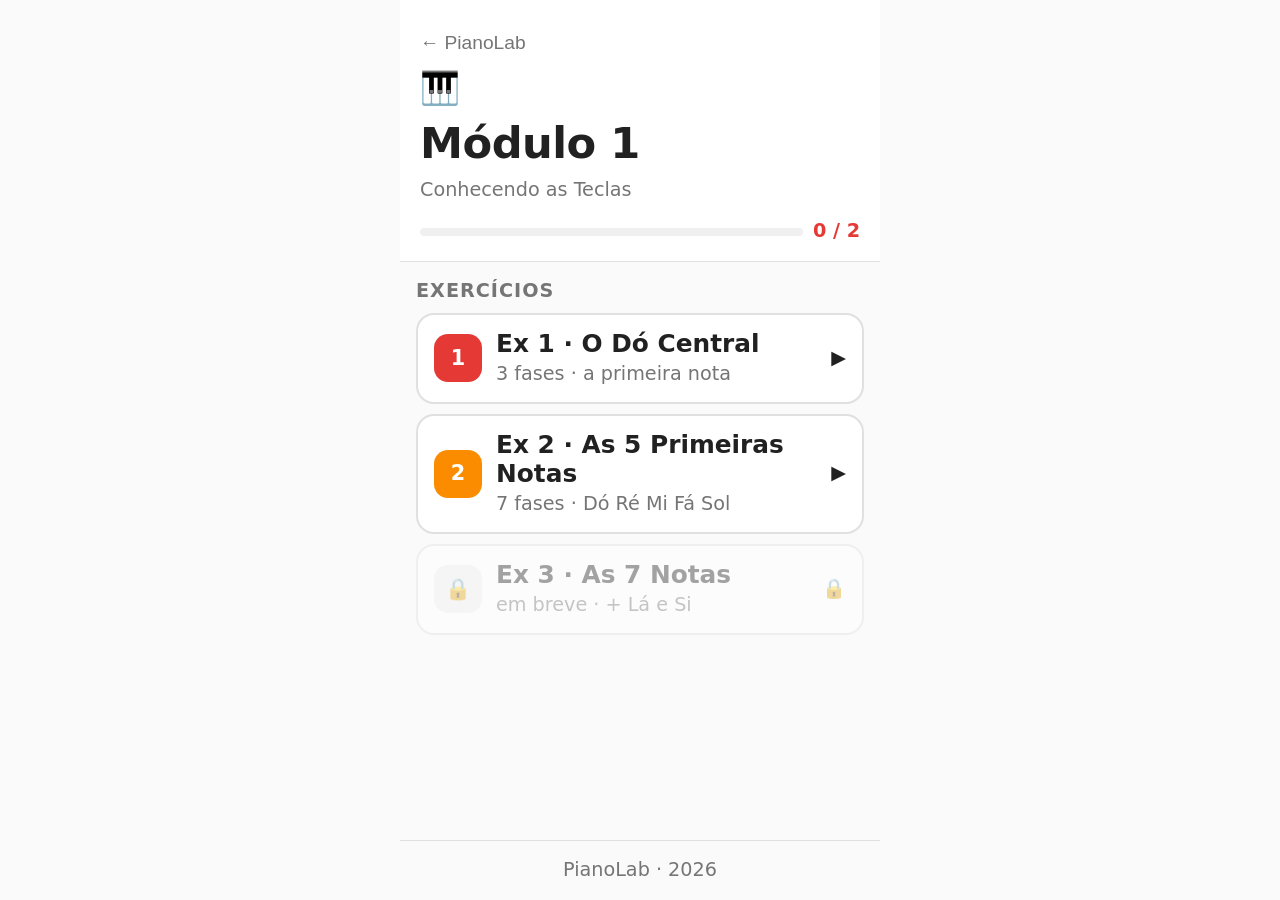
<file: m1_hub.html>
<!DOCTYPE html>
<html lang="pt-BR">
<head>
  <meta charset="UTF-8">
  <meta name="viewport" content="width=device-width, initial-scale=1.0, user-scalable=no">
  <title>PianoLab — Módulo 1</title>
  <link rel="stylesheet" href="base.css">
  <style>
    /* Hub pode rolar — não é tela de exercício */
    html, body { overflow: auto; height: auto; }

    .hub {
      display: flex;
      flex-direction: column;
      min-height: 100dvh;
      max-width: 480px;
      margin: 0 auto;
    }

    /* ── Hero ──────────────────────────────────────────────── */
    .hero {
      padding: 24px 20px 16px;
      background: var(--surface);
      border-bottom: 1px solid var(--border);
    }

    .hero__back {
      display: inline-flex;
      align-items: center;
      gap: 6px;
      font-size: var(--sm);
      color: var(--text-soft);
      text-decoration: none;
      margin-bottom: 12px;
      cursor: pointer;
      background: none;
      border: none;
      padding: 0;
    }

    .hero__back:hover { color: var(--text); }

    .hero__logo   { font-size: 2rem; margin-bottom: 2px; }
    .hero__titulo { font-size: var(--xl); font-weight: 900; letter-spacing: -.5px; }
    .hero__sub    { font-size: var(--sm); color: var(--text-soft); margin-top: 4px; }

    .hero__progresso {
      margin-top: 14px;
      display: flex;
      align-items: center;
      gap: 10px;
    }

    .prog-wrap {
      flex: 1;
      height: 8px;
      background: var(--surface2);
      border-radius: 99px;
      overflow: hidden;
    }

    .prog-bar {
      height: 100%;
      background: var(--nota-do);
      border-radius: 99px;
      width: 0%;
      transition: width .6s ease;
    }

    .prog-label {
      font-size: var(--sm);
      font-weight: 700;
      color: var(--nota-do);
      white-space: nowrap;
    }

    /* ── Seção ─────────────────────────────────────────────── */
    .secao-titulo {
      font-size: var(--sm);
      font-weight: 700;
      color: var(--text-soft);
      text-transform: uppercase;
      letter-spacing: 1px;
      padding: 16px 16px 8px;
    }

    /* ── Cards ─────────────────────────────────────────────── */
    .exercicios { display: flex; flex-direction: column; gap: 10px; padding: 0 16px 24px; }

    .card {
      display: flex;
      align-items: center;
      gap: 14px;
      padding: 14px 16px;
      background: var(--surface);
      border: 2px solid var(--border);
      border-radius: var(--rad);
      text-decoration: none;
      color: var(--text);
      transition: border-color .15s, background .15s, transform .1s;
      touch-action: manipulation;
    }

    .card.disponivel { cursor: pointer; }
    .card.disponivel:active { transform: scale(.98); }
    .card.disponivel:hover  {
      border-color: var(--cor, var(--nota-do));
      background: color-mix(in srgb, var(--cor, var(--nota-do)) 8%, var(--surface));
    }

    .card.concluido {
      border-color: var(--success);
      background: color-mix(in srgb, var(--success) 6%, var(--surface));
    }

    .card.bloqueado { opacity: .4; cursor: default; pointer-events: none; }

    .card__icon {
      width: 48px; height: 48px;
      border-radius: 14px;
      background: var(--cor, var(--surface2));
      display: flex; align-items: center; justify-content: center;
      font-size: 1.3rem; font-weight: 900; color: #fff;
      flex-shrink: 0;
    }

    .card.bloqueado .card__icon { background: var(--surface2); color: var(--text-soft); }
    .card.concluido .card__icon { font-size: 1.5rem; }

    .card__info { flex: 1; min-width: 0; }
    .card__nome { font-size: var(--md); font-weight: 700; line-height: 1.2; }
    .card__desc { font-size: var(--sm); color: var(--text-soft); margin-top: 2px;
                  white-space: nowrap; overflow: hidden; text-overflow: ellipsis; }
    .card__acao { font-size: 1.2rem; flex-shrink: 0; }

    /* ── Rodapé ────────────────────────────────────────────── */
    .footer {
      margin-top: auto;
      padding: 16px;
      text-align: center;
      font-size: var(--sm);
      color: var(--text-soft);
      border-top: 1px solid var(--border);
    }
  </style>
</head>
<body>
<div class="hub">

  <div class="hero">
    <button class="hero__back" onclick="goToIndex()">← PianoLab</button>
    <div class="hero__logo">🎹</div>
    <div class="hero__titulo">Módulo 1</div>
    <div class="hero__sub">Conhecendo as Teclas</div>
    <div class="hero__progresso">
      <div class="prog-wrap"><div class="prog-bar" id="prog-bar"></div></div>
      <span class="prog-label" id="prog-label">0 / 2</span>
    </div>
  </div>

  <div class="secao-titulo">Exercícios</div>
  <div class="exercicios" id="lista-exercicios"></div>

  <div class="footer">PianoLab · 2026</div>

</div>
<script src="base.js"></script>
<script>
'use strict';

const EXERCICIOS = [
  {
    n: 1, href: 'm1_ex1.html',
    nome: 'O Dó Central',
    desc: '3 fases · a primeira nota',
    cor:  'var(--nota-do)',
    key:  'piano_m1_ex1_progresso',
  },
  {
    n: 2, href: 'm1_ex2.html',
    nome: 'As 5 Primeiras Notas',
    desc: '7 fases · Dó Ré Mi Fá Sol',
    cor:  'var(--nota-re)',
    key:  'piano_m1_ex2_progresso',
  },
  {
    n: 3, href: 'm1_ex3.html',
    nome: 'As 7 Notas',
    desc: 'em breve · + Lá e Si',
    cor:  'var(--nota-mi)',
    key:  'piano_m1_ex3_progresso',
  },
];

// Ex 3 bloqueado até Ex 2 concluído
const SEMPRE_DISPONIVEIS = new Set([1, 2]);

function progresso(key) {
  try { return JSON.parse(localStorage.getItem(key) || 'null'); } catch { return null; }
}

function build() {
  const lista = document.getElementById('lista-exercicios');
  let concluidos = 0;

  EXERCICIOS.forEach((ex, i) => {
    const done     = progresso(ex.key)?.completo === true;
    const prevDone = i === 0 || progresso(EXERCICIOS[i - 1].key)?.completo === true;
    const livre    = SEMPRE_DISPONIVEIS.has(ex.n) || prevDone;

    if (done) concluidos++;
    const estado = done ? 'concluido' : livre ? 'disponivel' : 'bloqueado';
    const icone  = done ? '✓' : livre ? ex.n : '🔒';
    const acao   = done ? '✅' : livre ? '▶' : '🔒';

    const el = document.createElement(livre ? 'a' : 'div');
    el.className = `card ${estado}`;
    el.style.setProperty('--cor', ex.cor);
    if (livre) el.href = ex.href;

    el.innerHTML = `
      <div class="card__icon">${icone}</div>
      <div class="card__info">
        <div class="card__nome">Ex ${ex.n} · ${ex.nome}</div>
        <div class="card__desc">${ex.desc}</div>
      </div>
      <div class="card__acao">${acao}</div>`;
    lista.appendChild(el);
  });

  // Conta apenas os que têm arquivo real (Ex 1 e Ex 2)
  const total = EXERCICIOS.filter(e => SEMPRE_DISPONIVEIS.has(e.n)).length;
  const pct   = total > 0 ? Math.round((concluidos / total) * 100) : 0;
  document.getElementById('prog-bar').style.width  = pct + '%';
  document.getElementById('prog-label').textContent = `${concluidos} / ${total}`;
}

build();
</script>
</body>
</html>
</file>
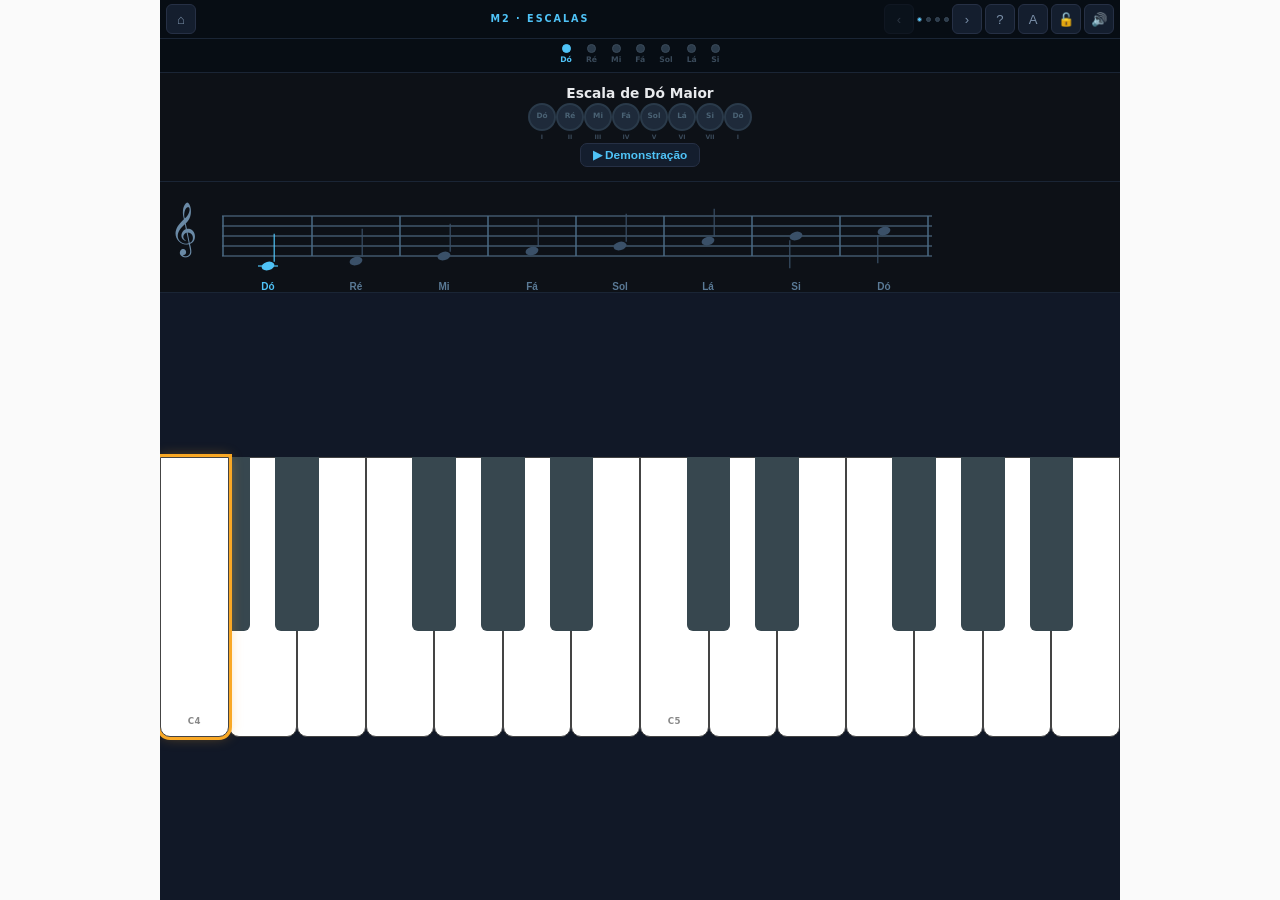
<file: m2_escalas.html>
<!DOCTYPE html>
<html lang="pt-BR">
<head>
  <meta charset="UTF-8">
  <meta name="viewport" content="width=device-width, initial-scale=1.0, user-scalable=no">
  <title>PianoLab — M2: Escalas</title>
  <link rel="stylesheet" href="base.css">
  <link rel="stylesheet" href="piano.css">
  <style>
    html, body { height: 100%; overflow: hidden; }

    .piano-body {
      display: flex; flex-direction: column;
      height: 100dvh; background: #111827;
      max-width: 960px; margin: 0 auto;
    }

    /* ── PAINEL ──────────────────────────────────────────────── */
    .digital-panel {
      flex: 1; min-height: 0; background: #0d1117;
      display: flex; flex-direction: column;
      border-bottom: 3px solid #000; overflow: hidden;
    }
    @media (orientation: landscape) {
      .digital-panel { flex: 0 0 auto; max-height: 40dvh; overflow: hidden; border-bottom: 1px solid #1a2535; }
    }

    /* ── TOPBAR (unificada: nav + fases + controles) ─────────── */
    .panel-topbar {
      display: flex; align-items: center; padding: 4px 6px; gap: 3px;
      background: #070d14; border-bottom: 1px solid #1a2535; flex-shrink: 0;
    }
    .panel-title {
      flex: 1; text-align: center; font-size: 0.6rem; letter-spacing: 2px;
      color: #4FC3F7; font-weight: 700; text-transform: uppercase;
      white-space: nowrap; overflow: hidden; text-overflow: ellipsis; min-width: 0;
    }
    .panel-btn {
      width: 30px; height: 30px; background: #141e2e;
      border: 1px solid #263045; border-radius: 6px; color: #7a8fa8;
      font-size: 0.82rem; cursor: pointer; flex-shrink: 0;
      display: flex; align-items: center; justify-content: center;
      touch-action: manipulation;
    }
    .panel-btn:active { background: #1e2e44; }
    .panel-btn:disabled { opacity: .3; pointer-events: none; }
    /* dots de fase no topbar */
    .fase-dots-row { display: flex; gap: 4px; align-items: center; flex-shrink: 0; }
    .fase-dot {
      width: 5px; height: 5px; border-radius: 50%;
      background: #2a3a4a; border: 1px solid #3a4a5a; transition: background .2s;
    }
    .fase-dot.ativa { background: #4FC3F7; }
    .fase-dot.feita { background: #4CAF50; }

    /* ── BARRA DE TONALIDADE — maior e com instrução ─────────── */
    .chave-bar-wrap {
      background: #070d14; border-bottom: 1px solid #1a2535; flex-shrink: 0;
      padding: 4px 8px 5px;
    }
    .chave-instr {
      font-size: 0.5rem; color: #4a6274; text-align: center;
      letter-spacing: .5px; margin-bottom: 4px; font-weight: 600;
    }
    .chave-bar {
      display: flex; align-items: center; justify-content: center; gap: 4px;
    }
    .chave-dot {
      display: flex; flex-direction: column; align-items: center; gap: 2px;
      padding: 5px 7px; border-radius: 7px; cursor: pointer; touch-action: manipulation;
      transition: background .15s;
    }
    .chave-dot:active { background: rgba(79,195,247,.12); }
    .chave-dot__c {
      width: 11px; height: 11px; border-radius: 50%;
      background: #2a3a4a; border: 1.5px solid #3a4a5a; transition: background .2s;
    }
    .chave-dot__l { font-size: 0.48rem; font-weight: 700; color: #3a4a5a; transition: color .2s; }
    .chave-dot.ativo .chave-dot__c { background: #4FC3F7; border-color: #4FC3F7; }
    .chave-dot.ativo .chave-dot__l { color: #4FC3F7; }
    .chave-dot.feito .chave-dot__c { background: #4CAF50; border-color: #4CAF50; }
    .chave-dot.feito .chave-dot__l { color: #4CAF50; }

    /* ── CONTEÚDO ────────────────────────────────────────────── */
    .panel-content {
      flex: 1; min-height: 0;
      display: flex; flex-direction: column;
      align-items: center; justify-content: center;
      padding: 8px 10px; gap: 7px; overflow: hidden;
    }
    .screen { display: none; flex-direction: column; align-items: center; gap: 6px; width: 100%; }
    .screen.active { display: flex; }

    .fase-label {
      font-size: 0.55rem; font-weight: 700; letter-spacing: 2px;
      text-transform: uppercase; color: #4a6274; align-self: flex-start;
    }
    .fase-titulo {
      font-size: clamp(1rem, 4vw, 1.4rem); font-weight: 900;
      color: #e8eaed; text-align: center; line-height: 1.2;
    }
    .fase-texto {
      font-size: clamp(0.66rem, 2.2vw, 0.80rem);
      color: #7a8fa8; text-align: center; line-height: 1.5;
    }

    /* ── VISUALIZADOR DE NOTAS DA ESCALA ─────────────────────── */
    .escala-vis {
      display: flex; align-items: center; gap: 2px; justify-content: center;
    }
    .escala-nota {
      display: flex; flex-direction: column; align-items: center; gap: 2px;
    }
    .escala-nota__circulo {
      width: clamp(26px, 6.5vw, 36px); height: clamp(26px, 6.5vw, 36px);
      border-radius: 50%; background: #1e2a3a; border: 2px solid #2a3a4a;
      display: flex; align-items: center; justify-content: center;
      font-size: clamp(0.38rem, 1.3vw, 0.58rem); font-weight: 700; color: #4a6274;
      transition: background .18s, border-color .18s, color .18s, transform .12s;
    }
    .escala-nota.ativa .escala-nota__circulo {
      background: #4FC3F7; border-color: #4FC3F7; color: #000; transform: scale(1.2);
    }
    .escala-nota.acerto .escala-nota__circulo {
      background: #4CAF50; border-color: #4CAF50; color: #fff;
    }
    .escala-nota__grau {
      font-size: clamp(0.34rem, 1vw, 0.46rem); color: #3a4a5a; font-weight: 700;
    }
    .escala-nota.ativa .escala-nota__grau,
    .escala-nota.acerto .escala-nota__grau { color: #e8eaed; }
    .escala-sep {
      font-size: clamp(0.32rem, 1vw, 0.44rem); color: #2a3a4a;
      font-weight: 700; padding-bottom: 10px;
    }

    /* ── PROGRESSO PRATICAR ──────────────────────────────────── */
    .pratica-prog {
      display: flex; gap: 6px; justify-content: center;
    }
    .pratica-dot {
      width: 10px; height: 10px; border-radius: 50%;
      background: #1e2a3a; border: 1.5px solid #2a3a4a;
      transition: background .18s;
    }
    .pratica-dot.atual  { background: #4FC3F7; border-color: #4FC3F7; animation: pulsar .9s ease-in-out infinite; }
    .pratica-dot.acerto { background: #4CAF50; border-color: #4CAF50; }

    .pratica-status {
      font-size: clamp(0.72rem, 2.4vw, 0.88rem); font-weight: 700;
      color: #4FC3F7; text-align: center; min-height: 1.3em;
    }

    /* ── CELEBRAÇÃO ──────────────────────────────────────────── */
    .celebra-emoji { font-size: clamp(2rem, 9vw, 3rem); }
    .celebra-titulo { font-size: clamp(1.1rem, 4vw, 1.5rem); font-weight: 900; color: #fff; text-align: center; }
    .celebra-sub    { font-size: clamp(0.72rem, 2.4vw, 0.88rem); color: #7a8fa8; text-align: center; }
    .celebra-cont   { font-size: clamp(0.65rem, 2vw, 0.8rem); color: #4CAF50; font-weight: 700; }

    /* ── BOTÕES ──────────────────────────────────────────────── */
    .btn-acao {
      padding: 10px 20px; background: #141e2e;
      border: 1.5px solid #263045; border-radius: 10px;
      color: #4FC3F7; font-size: clamp(0.78rem, 2.4vw, 0.92rem);
      font-weight: 700; cursor: pointer; touch-action: manipulation;
      transition: background .15s;
    }
    .btn-acao:active { background: #1e2e44; border-color: #4FC3F7; }
    .btn-acao.destaque { background: #4FC3F7; color: #000; border-color: #4FC3F7; }
    .btn-acao:disabled { opacity: .35; cursor: default; pointer-events: none; }
    .btn-acao.sec { color: #7a8fa8; border-color: #1e2a3a; font-size: clamp(0.65rem, 2vw, 0.78rem); padding: 7px 14px; }

    /* ── TECLADO + PARTITURA ─────────────────────────────────── */
    /* JS (ajustarTeclado) define --key-h e --key-bk-h dinamicamente
       com base na altura real disponível. CSS define apenas fallback seguro. */
    .piano-stage {
      background: #111827; border-top: 3px solid #000; flex: 0 0 50dvh;
      display: flex; flex-direction: column;
      --key-h:    clamp(90px, 28dvh, 240px);
      --key-bk-h: clamp(54px, 17dvh, 144px);
    }
    @media (orientation: landscape) {
      .piano-stage {
        flex: 1; min-height: 0; border-top: none;
        --key-h:    clamp(55px, 42dvh, 180px);
        --key-bk-h: clamp(33px, 25dvh, 108px);
      }
    }
    #staff-container { flex-shrink: 0; padding: 2px 8px 0; background: #0d1117; border-bottom: 1px solid #1a2535; overflow-x: auto; }
    #piano-wrap { flex: 1; min-height: 0; display: flex; align-items: center; overflow: hidden; }
    #piano-wrap #piano-escalas { width: 100%; }
    .piano-stage .piano-wrap.responsive { overflow: visible; padding-bottom: 0; }
    .piano-stage .piano.responsive { width: 100%; }
    .piano-stage .key__label { font-size: clamp(0.38rem, 1.1vw, 0.54rem); font-weight: 700; color: #888; }
    .piano-stage .key { border-color: #444; }

    @keyframes pulsar { 0%,100%{opacity:1} 50%{opacity:.5} }
    @keyframes shake-tecla {
      0%,100%{transform:translateX(0)} 20%{transform:translateX(-4px)}
      40%{transform:translateX(4px)} 60%{transform:translateX(-3px)} 80%{transform:translateX(3px)}
    }
    .key.shake { animation: shake-tecla .35s ease-in-out; }

    /* ── LANDSCAPE: compactação total sem scroll ─────────────── */
    @media (orientation: landscape) {
      .chave-instr   { display: none !important; }
      .fase-label    { display: none !important; }
      .fase-texto    { display: none !important; }
      .panel-content { padding: 2px 8px; gap: 2px; overflow: hidden; }
      .screen        { gap: 2px; }
      .fase-titulo   { font-size: clamp(0.68rem, 1.8vw, 0.86rem); line-height: 1; margin: 0; }
      .btn-acao      { padding: 4px 12px; font-size: clamp(0.6rem, 1.6vw, 0.74rem); border-radius: 7px; }
      .chave-bar-wrap { padding: 2px 8px 3px; }
      .chave-dot      { padding: 3px 5px; }
      .chave-dot__c   { width: 9px; height: 9px; }
      .escala-vis    { gap: 0; }
      .escala-nota__circulo { width: clamp(20px,5.5vw,28px) !important; height: clamp(20px,5.5vw,28px) !important; font-size: clamp(0.3rem,1.1vw,0.46rem) !important; }
      .escala-sep    { display: none !important; }
      .escala-nota__grau { font-size: clamp(0.28rem, 0.9vw, 0.38rem); }
      .pratica-prog  { gap: 4px; }
      .pratica-status { font-size: clamp(0.58rem, 1.7vw, 0.72rem); min-height: 1em; }
    }
  </style>
</head>
<body>
<div class="piano-body">

  <div class="digital-panel">
    <div class="panel-topbar">
      <button class="panel-btn" onclick="goTo('index.html')" title="Menu do curso">⌂</button>
      <span class="panel-title">M2 · ESCALAS</span>
      <button class="panel-btn" id="btn-fase-prev" onclick="faseAnterior()">‹</button>
      <div class="fase-dots-row" id="fase-dots-row"></div>
      <button class="panel-btn" id="btn-fase-next" onclick="faseSeguinte()">›</button>
      <button class="panel-btn" onclick="showHelp(HELP_FASES[faseAtual])" title="Ajuda">?</button>
      <button class="panel-btn" onclick="cycleFontSize(this)" title="Tamanho do texto">A</button>
      <button class="panel-btn" id="btn-lock" onclick="LockMode.toggle(this)" title="Tela cheia">🔓</button>
      <button class="panel-btn" id="btn-sound" onclick="toggleSom()">🔊</button>
    </div>

    <div class="chave-bar-wrap">
      <div class="chave-instr">Escolha a escala que quer treinar:</div>
      <div class="chave-bar" id="chave-bar"></div>
    </div>

    <div class="panel-content">

      <!-- Intro -->
      <div class="screen" id="s-intro">
        <span class="fase-label">Aprenda</span>
        <div class="fase-titulo" id="intro-titulo"></div>
        <div class="escala-vis" id="escala-vis-intro"></div>
        <div class="fase-texto">Padrão: T T S T T T S &nbsp;·&nbsp; Tom=2 st &nbsp;·&nbsp; Semitom=1 st</div>
        <button class="btn-acao" onclick="irFase('demo')">▶ Demonstração</button>
      </div>

      <!-- Demo -->
      <div class="screen" id="s-demo">
        <span class="fase-label" id="demo-label">Ouça!</span>
        <div class="fase-titulo" id="demo-titulo"></div>
        <div class="escala-vis" id="escala-vis-demo"></div>
        <div class="fase-texto" id="demo-texto">As notas acendem uma a uma ✨</div>
        <div style="display:flex;gap:8px;flex-wrap:wrap;justify-content:center">
          <button class="btn-acao" id="btn-demo" onclick="iniciarDemo()">▶ Tocar</button>
          <button class="btn-acao sec" id="btn-demo-next" style="display:none" onclick="demoAvancar()">Próxima nota →</button>
        </div>
        <button class="btn-acao destaque" id="btn-ir-pratica" style="display:none" onclick="irFase('praticar')">Praticar →</button>
      </div>

      <!-- Praticar -->
      <div class="screen" id="s-praticar">
        <span class="fase-label">Sua vez!</span>
        <div class="fase-titulo" id="pratica-titulo"></div>
        <div class="escala-vis" id="escala-vis-pratica"></div>
        <div class="pratica-prog" id="pratica-prog"></div>
        <div class="pratica-status" id="pratica-status">Observe a nota acesa e toque no seu piano</div>
        <button class="btn-acao destaque" id="btn-pratica-next" onclick="praticaAvancar()">Próximo →</button>
      </div>

      <!-- Celebração -->
      <div class="screen" id="s-celebra">
        <div class="celebra-emoji">🌟</div>
        <div class="celebra-titulo" id="celebra-titulo"></div>
        <div class="celebra-sub">Você tocou as 8 notas da escala!</div>
        <div class="celebra-cont" id="celebra-cont"></div>
        <button class="btn-acao destaque" id="btn-proxima" onclick="proximaChave()"></button>
      </div>

    </div>

  </div>

  <div class="piano-stage" id="piano-stage">
    <div id="staff-container"></div>
    <div id="piano-wrap">
      <div id="piano-escalas"></div>
    </div>
  </div>

</div>
<script src="base.js"></script>
<script>
'use strict';

/* ══════════════════════════════════════════════════════════════
   TEORIA — 7 ESCALAS MAIORES
   Intervalos: T T S T T T S (T=2 st, S=1 st)
══════════════════════════════════════════════════════════════ */
const ESCALA_ST   = [0, 2, 4, 5, 7, 9, 11, 12];
const GRAUS       = ['I','II','III','IV','V','VI','VII','I'];
const INTERVALOS  = ['T','T','S','T','T','T','S'];
const NOMES_PT    = ['Dó','Dó♯','Ré','Ré♯','Mi','Fá','Fá♯','Sol','Sol♯','Lá','Lá♯','Si'];
const FASES_ORDEM = ['intro','demo','praticar','celebra'];

const CHAVES = [
  {raiz:'C4',label:'Dó'}, {raiz:'D4',label:'Ré'}, {raiz:'E4',label:'Mi'},
  {raiz:'F4',label:'Fá'}, {raiz:'G4',label:'Sol'},{raiz:'A4',label:'Lá'},
  {raiz:'B4',label:'Si'},
];

/* ── Textos de ajuda por fase ─────────────────────────────── */
const HELP_FASES = {
  intro:    '<b>Aprenda a escala</b><br>Veja as 7 notas da escala e a distância entre elas (T=Tom, S=Semitom). Clique em "Demonstração" para ouvir.',
  demo:     '<b>Ouça a escala</b><br>As notas acendem uma a uma no piano. Acompanhe com os olhos. Quando quiser treinar sozinho, clique em "Nota a nota" e avance no seu ritmo.',
  praticar: '<b>Sua vez!</b><br>Observe a nota que acende no piano. Toque a mesma nota no seu piano real, depois clique "Próximo →" para avançar.',
  celebra:  '<b>Parabéns!</b><br>Você tocou a escala inteira! Escolha outra tonalidade na barra acima para continuar praticando.',
};

/* ── Estado ───────────────────────────────────────────────── */
let chaveIdx    = 0;
let faseAtual   = 'intro';
let praticaStep = 0;
let demoTimer   = null;
let demoJaRodou = false;  // false = auto na próxima, true = manual
let demoStep    = 0;      // step atual do demo manual
const concluidasSession = new Set();

/* ── Piano (fixo C4-B5, criado uma vez) ──────────────────── */
const kb = createPianoKeyboard(
  document.getElementById('piano-escalas'),
  {
    startNote:'C4', endNote:'B5',
    showLabels:true, responsive:true,
    onNoteOn(noteStr) {
      if (Settings.getSoundOn()) AudioEngine.play(noteStr);
      if (faseAtual === 'praticar') {
        const notas = escalaNotas();
        if (praticaStep < notas.length && noteToMidi(noteStr) === notas[praticaStep]) {
          praticaAvancar();
        }
      }
    }
  }
);

/* ── Staff ────────────────────────────────────────────────── */
const score = createStaffScore(document.getElementById('staff-container'));

/* ══════════════════════════════════════════════════════════════
   AJUSTE DINÂMICO DO PIANO
   Mede o espaço real disponível e define --key-h e --key-bk-h
   para que o piano nunca ultrapasse nem seja muito pequeno.
══════════════════════════════════════════════════════════════ */
function ajustarTeclado() {
  const stage    = document.getElementById('piano-stage');
  const staffEl  = document.getElementById('staff-container');
  if (!stage) return;
  const stageH   = stage.clientHeight;
  const staffH   = staffEl ? staffEl.offsetHeight : 0;
  // Margem de segurança: 4px abaixo, borda superior
  const disponivel = stageH - staffH - 4;
  if (disponivel < 40) return; // tela muito pequena — deixa CSS decidir
  // Limita ao mínimo razoável (60px) e ao máximo estético (280px)
  const keyH   = Math.max(60, Math.min(disponivel, 280));
  const keyBkH = Math.round(keyH * 0.62);
  stage.style.setProperty('--key-h',    keyH   + 'px');
  stage.style.setProperty('--key-bk-h', keyBkH + 'px');
}

// Chama após layout estabilizar e sempre que a tela mudar
window.addEventListener('resize', ajustarTeclado);
window.addEventListener('orientationchange', () => setTimeout(ajustarTeclado, 150));
// Duplo requestAnimationFrame: garante que o layout foi calculado
requestAnimationFrame(() => requestAnimationFrame(ajustarTeclado));

/* ── Helpers ──────────────────────────────────────────────── */
const nomePT    = midi => NOMES_PT[midi % 12];
const tonicMidi = ()   => noteToMidi(CHAVES[chaveIdx].raiz);
const escalaNotas = () => ESCALA_ST.map(st => tonicMidi() + st);

/* ── Partitura ────────────────────────────────────────────── */
function buildScore() {
  score.loadScore(escalaNotas().map(m => ({ midis:[m], duration:'q', label:nomePT(m) })));
}

/* ── Barra de tonalidade ──────────────────────────────────── */
function buildChaveBar() {
  const bar = document.getElementById('chave-bar');
  bar.innerHTML = '';
  CHAVES.forEach((c, i) => {
    const d = document.createElement('div');
    d.className = 'chave-dot' +
      (i === chaveIdx           ? ' ativo' : '') +
      (concluidasSession.has(i) ? ' feito' : '');
    d.innerHTML = `<div class="chave-dot__c"></div><div class="chave-dot__l">${c.label}</div>`;
    d.onclick = () => { chaveIdx = i; demoJaRodou = false; irFase('intro'); };
    bar.appendChild(d);
  });
}

/* ── Visualizador de notas ────────────────────────────────── */
function buildVis(id, activeIdx = -1) {
  const el = document.getElementById(id);
  if (!el) return;
  const notas = escalaNotas();
  el.innerHTML = '';
  notas.forEach((midi, i) => {
    if (i > 0) {
      const sep = document.createElement('span');
      sep.className = 'escala-sep';
      sep.textContent = INTERVALOS[i - 1];
      el.appendChild(sep);
    }
    const nota = document.createElement('div');
    nota.className = 'escala-nota' + (i === activeIdx ? ' ativa' : '');
    nota.innerHTML = `
      <div class="escala-nota__circulo">${nomePT(midi)}</div>
      <div class="escala-nota__grau">${GRAUS[i]}</div>`;
    el.appendChild(nota);
  });
}

/* ── Fase Nav ─────────────────────────────────────────────── */
function atualizarFaseNav() {
  const idx = FASES_ORDEM.indexOf(faseAtual);
  document.getElementById('btn-fase-prev').disabled = idx <= 0;
  document.getElementById('btn-fase-next').disabled = idx >= FASES_ORDEM.length - 1;
  const row = document.getElementById('fase-dots-row');
  row.innerHTML = '';
  FASES_ORDEM.forEach((_, i) => {
    const d = document.createElement('div');
    d.className = 'fase-dot' + (i === idx ? ' ativa' : '') + (i < idx ? ' feita' : '');
    row.appendChild(d);
  });
}
function faseAnterior() { const i = FASES_ORDEM.indexOf(faseAtual); if (i > 0) irFase(FASES_ORDEM[i-1]); }
function faseSeguinte() { const i = FASES_ORDEM.indexOf(faseAtual); if (i < FASES_ORDEM.length-1) irFase(FASES_ORDEM[i+1]); }

/* ── Som ──────────────────────────────────────────────────── */
function toggleSom() {
  const on = !Settings.getSoundOn();
  Settings.setSoundOn(on);
  document.getElementById('btn-sound').textContent = on ? '🔊' : '🔇';
}

/* ══════════════════════════════════════════════════════════════
   DEMO — DUAS MODALIDADES
   1ª vez na escala: automático (900ms/nota) — mais devagar
   Vezes seguintes: nota a nota, aluno controla o ritmo
══════════════════════════════════════════════════════════════ */

function mostrarNotaDemo(idx) {
  const notas = escalaNotas();
  if (idx < 0 || idx >= notas.length) return;
  const nota = midiToNote(notas[idx]);
  kb.clearHighlights();
  kb.highlight(nota);
  score.highlight(idx);
  buildVis('escala-vis-demo', idx);
  if (Settings.getSoundOn()) AudioEngine.play(nota, 0.7); // duração em SEGUNDOS
}

function iniciarDemo() {
  if (demoTimer) { clearTimeout(demoTimer); demoTimer = null; }
  kb.clearHighlights(); score.highlight(-1);

  if (!demoJaRodou) {
    // ── Modo automático (1ª vez) ────────────────────────────
    demoJaRodou = true;
    document.getElementById('btn-demo').disabled = true;
    document.getElementById('btn-demo-next').style.display = 'none';
    document.getElementById('btn-ir-pratica').style.display = 'none';
    document.getElementById('demo-texto').textContent = 'Ouça toda a escala…';

    const notas = escalaNotas();
    let i = 0;
    function passo() {
      if (i >= notas.length) {
        // fim do auto-demo
        kb.clearHighlights(); score.highlight(-1); buildVis('escala-vis-demo');
        document.getElementById('btn-demo').disabled = false;
        document.getElementById('btn-demo').textContent = '▶ Nota a nota';
        document.getElementById('demo-texto').textContent = 'Agora no seu ritmo — note a note';
        document.getElementById('btn-ir-pratica').style.display = '';
        return;
      }
      mostrarNotaDemo(i);
      i++;
      demoTimer = setTimeout(passo, 950); // 950ms por nota — ritmo calmo
    }
    passo();

  } else {
    // ── Modo nota a nota (vezes seguintes) ─────────────────
    demoStep = 0;
    document.getElementById('btn-demo').style.display = 'none';
    document.getElementById('btn-demo-next').style.display = '';
    document.getElementById('btn-ir-pratica').style.display = 'none';
    document.getElementById('demo-texto').textContent = 'Toque cada nota antes de avançar';
    mostrarNotaDemo(0);
  }
}

function demoAvancar() {
  // avança para próxima nota no modo manual
  const notas = escalaNotas();
  demoStep++;
  if (demoStep >= notas.length) {
    // fim
    kb.clearHighlights(); score.highlight(-1); buildVis('escala-vis-demo');
    document.getElementById('btn-demo-next').style.display = 'none';
    document.getElementById('btn-demo').style.display = '';
    document.getElementById('btn-demo').textContent = '▶ Repetir';
    document.getElementById('demo-texto').textContent = 'Escala completa!';
    document.getElementById('btn-ir-pratica').style.display = '';
  } else {
    mostrarNotaDemo(demoStep);
  }
}

/* ── Praticar (display-only) ──────────────────────────────── */
function iniciarPratica() {
  praticaStep = 0;
  kb.clearHighlights(); kb.clearHints();
  mostrarHint(); buildProgDots();
  const notas = escalaNotas();
  document.getElementById('pratica-status').textContent = `Nota 1 de ${notas.length}`;
  document.getElementById('btn-pratica-next').style.display = '';
}

function mostrarHint() {
  kb.clearHighlights();
  const notas = escalaNotas();
  if (praticaStep < notas.length) {
    kb.highlight(midiToNote(notas[praticaStep]));
    score.highlight(praticaStep);
    buildVis('escala-vis-pratica', praticaStep);
  }
}

function buildProgDots() {
  const prog = document.getElementById('pratica-prog');
  prog.innerHTML = '';
  ESCALA_ST.forEach((_, i) => {
    const d = document.createElement('div');
    d.className = 'pratica-dot' +
      (i === praticaStep ? ' atual'  : '') +
      (i <  praticaStep  ? ' acerto' : '');
    prog.appendChild(d);
  });
}

function praticaAvancar() {
  const notas = escalaNotas();
  praticaStep++;
  buildProgDots();
  if (praticaStep >= notas.length) {
    kb.clearHighlights(); score.highlight(-1);
    document.getElementById('pratica-status').textContent = '✓ Escala completa!';
    document.getElementById('btn-pratica-next').style.display = 'none';
    setTimeout(() => irFase('celebra'), 600);
  } else {
    mostrarHint();
    document.getElementById('pratica-status').textContent = `Nota ${praticaStep + 1} de ${notas.length}`;
  }
}

/* ── Celebração ───────────────────────────────────────────── */
function mostrarCelebracao() {
  concluidasSession.add(chaveIdx); buildChaveBar();
  document.getElementById('celebra-titulo').textContent = `Escala de ${CHAVES[chaveIdx].label} Maior!`;
  document.getElementById('celebra-cont').textContent   = `${concluidasSession.size} de ${CHAVES.length} escalas treinadas hoje`;
  document.getElementById('btn-proxima').textContent    =
    chaveIdx < CHAVES.length - 1 ? 'Próxima tonalidade →' : '← Voltar ao curso';
}

function proximaChave() {
  if (chaveIdx < CHAVES.length - 1) { chaveIdx++; demoJaRodou = false; irFase('intro'); }
  else goTo('index.html');
}

/* ── irFase ───────────────────────────────────────────────── */
function irFase(fase) {
  if (demoTimer) { clearTimeout(demoTimer); demoTimer = null; }
  faseAtual = fase;
  kb.clearHighlights(); kb.clearHints(); score.highlight(-1);

  document.querySelectorAll('.screen').forEach(s => s.classList.remove('active'));
  document.getElementById('s-' + fase).classList.add('active');

  buildChaveBar(); buildScore(); atualizarFaseNav();
  // Remeasure piano after panel content changes
  requestAnimationFrame(ajustarTeclado);

  const notas = escalaNotas();
  const label = CHAVES[chaveIdx].label;

  if (fase === 'intro') {
    demoJaRodou = false; // reset: próxima ida ao demo será automático
    document.getElementById('intro-titulo').textContent = `Escala de ${label} Maior`;
    buildVis('escala-vis-intro');
    score.highlight(0);
    kb.hint(midiToNote(notas[0]));
  }

  if (fase === 'demo') {
    document.getElementById('demo-titulo').textContent = `${label} Maior`;
    document.getElementById('demo-label').textContent  = 'Ouça!';
    document.getElementById('demo-texto').textContent  = demoJaRodou
      ? 'Toque cada nota antes de avançar'
      : 'As notas acendem uma a uma ✨';
    document.getElementById('btn-demo').textContent    = demoJaRodou ? '▶ Repetir' : '▶ Tocar';
    document.getElementById('btn-demo').style.display  = '';
    document.getElementById('btn-demo').disabled       = false;
    document.getElementById('btn-demo-next').style.display = 'none';
    document.getElementById('btn-ir-pratica').style.display = 'none';
    buildVis('escala-vis-demo');
    if (!demoJaRodou) {
      // Inicia automático sem clique na primeira visita
      iniciarDemo();
    }
  }

  if (fase === 'praticar') {
    document.getElementById('pratica-titulo').textContent = `Escala de ${label}`;
    iniciarPratica();
  }

  if (fase === 'celebra') {
    mostrarCelebracao();
  }
}

/* ── Init ─────────────────────────────────────────────────── */
(function() {
  document.getElementById('btn-sound').textContent = Settings.getSoundOn() ? '🔊' : '🔇';
  LockMode.listenChanges(document.getElementById('btn-lock'));
  irFase('intro');
})();
</script>
</body>
</html>
</file>
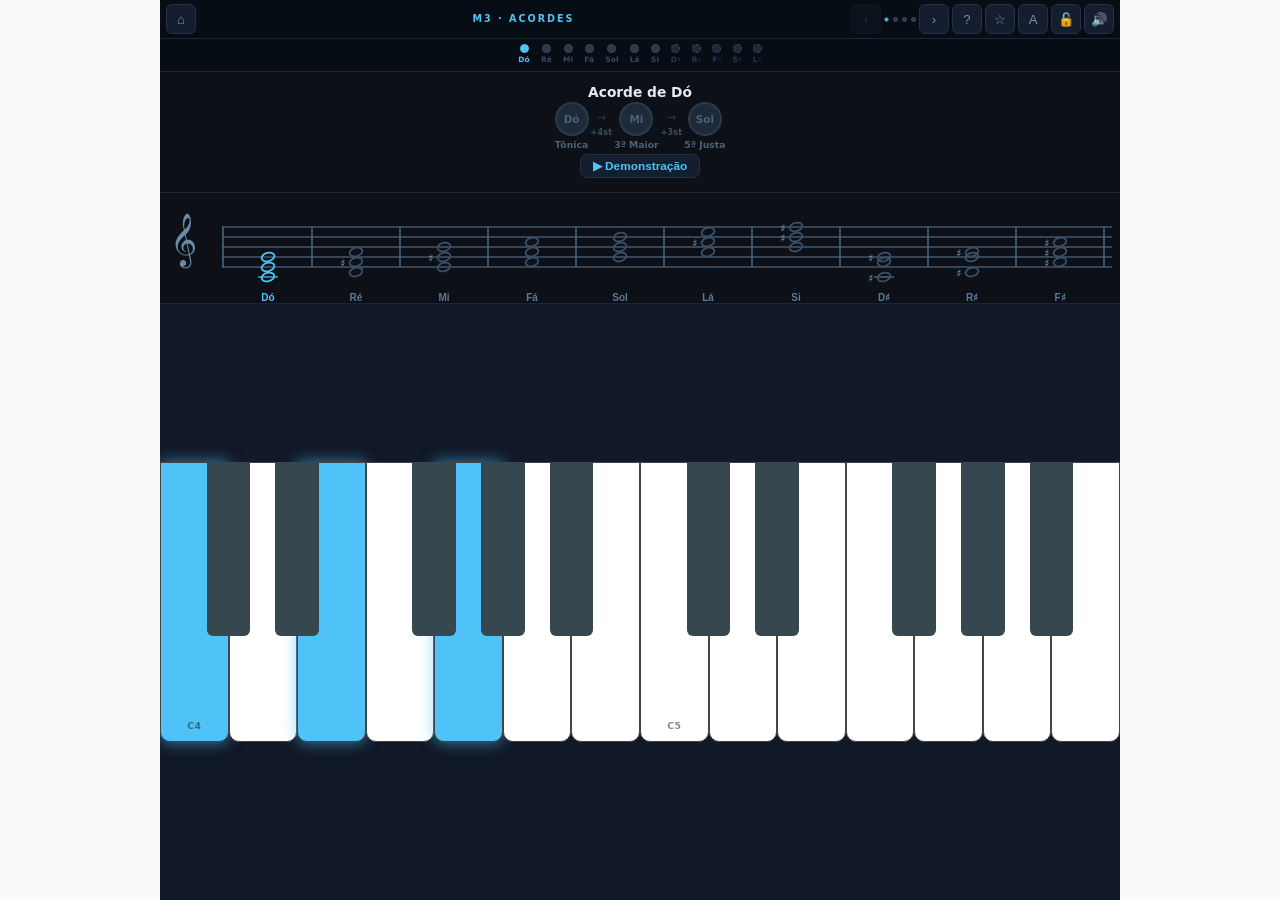
<file: m3_acordes.html>
<!DOCTYPE html>
<html lang="pt-BR">
<head>
  <meta charset="UTF-8">
  <meta name="viewport" content="width=device-width, initial-scale=1.0, user-scalable=no">
  <title>PianoLab — M3: Acordes</title>
  <link rel="stylesheet" href="base.css">
  <link rel="stylesheet" href="piano.css">
  <style>
    html, body { height: 100%; overflow: hidden; }

    .piano-body {
      display: flex; flex-direction: column;
      height: 100dvh; background: #111827;
      max-width: 960px; margin: 0 auto;
    }
    /* ── PAINEL ──────────────────────────────────────────────── */
    .digital-panel {
      flex: 1; min-height: 0; background: #0d1117;
      display: flex; flex-direction: column;
      border-bottom: 3px solid #000; overflow: hidden;
    }
    @media (orientation: landscape) {
      .digital-panel { flex: 0 0 auto; max-height: 40dvh; overflow: hidden; border-bottom: 1px solid #1a2535; }
    }

    /* ── TOPBAR (unificada) ──────────────────────────────────── */
    .panel-topbar {
      display: flex; align-items: center; padding: 4px 6px; gap: 3px;
      background: #070d14; border-bottom: 1px solid #1a2535; flex-shrink: 0;
    }
    .panel-title {
      flex: 1; text-align: center; font-size: 0.6rem; letter-spacing: 2px;
      color: #4FC3F7; font-weight: 700; text-transform: uppercase;
      white-space: nowrap; overflow: hidden; text-overflow: ellipsis; min-width: 0;
    }
    .panel-btn {
      width: 30px; height: 30px; background: #141e2e;
      border: 1px solid #263045; border-radius: 6px; color: #7a8fa8;
      font-size: 0.82rem; cursor: pointer; flex-shrink: 0;
      display: flex; align-items: center; justify-content: center;
      touch-action: manipulation;
    }
    .panel-btn:active { background: #1e2e44; }
    .panel-btn:disabled { opacity: .3; pointer-events: none; }
    .panel-btn.active { color: #F9A825; border-color: #F9A825; }
    .fase-dots-row { display: flex; gap: 4px; align-items: center; flex-shrink: 0; }
    .fase-dot {
      width: 5px; height: 5px; border-radius: 50%;
      background: #2a3a4a; border: 1px solid #3a4a5a; transition: background .2s;
    }
    .fase-dot.ativa { background: #4FC3F7; }
    .fase-dot.feita { background: #4CAF50; }

    /* ── BARRA DE ACORDES (12 dots) — maior ─────────────────── */
    .chord-bar-wrap {
      background: #070d14; border-bottom: 1px solid #1a2535; flex-shrink: 0;
      padding: 4px 8px 5px;
    }
    .chord-instr {
      font-size: 0.5rem; color: #4a6274; text-align: center;
      letter-spacing: .5px; margin-bottom: 4px; font-weight: 600;
    }
    .chord-bar {
      display: flex; align-items: center; justify-content: center; gap: 3px;
    }
    .chord-dot {
      display: flex; flex-direction: column; align-items: center; gap: 2px;
      padding: 4px 5px; border-radius: 6px; cursor: pointer;
      touch-action: manipulation; transition: background .15s;
    }
    .chord-dot:active { background: rgba(79,195,247,.12); }
    .chord-dot__circle {
      width: 11px; height: 11px; border-radius: 50%;
      background: #2a3a4a; border: 1.5px solid #3a4a5a;
      transition: background .2s, border-color .2s;
    }
    .chord-dot__label {
      font-size: 0.46rem; font-weight: 700; color: #3a4a5a; letter-spacing: .2px;
      transition: color .2s;
    }
    .chord-dot.ativo  .chord-dot__circle { background: #4FC3F7; border-color: #4FC3F7; }
    .chord-dot.ativo  .chord-dot__label  { color: #4FC3F7; }
    .chord-dot.feito  .chord-dot__circle { background: #4CAF50; border-color: #4CAF50; }
    .chord-dot.feito  .chord-dot__label  { color: #4CAF50; }

    /* ── CONTEÚDO ────────────────────────────────────────────── */
    .panel-content {
      flex: 1; min-height: 0;
      display: flex; flex-direction: column;
      align-items: center; justify-content: center;
      padding: 10px 14px; gap: 8px; overflow: hidden;
    }
    .screen { display: none; flex-direction: column; align-items: center; gap: 7px; width: 100%; }
    .screen.active { display: flex; }

    .fase-label {
      font-size: 0.55rem; font-weight: 700; letter-spacing: 2px;
      text-transform: uppercase; color: #4a6274;
    }
    .fase-titulo {
      font-size: clamp(1rem, 4vw, 1.4rem); font-weight: 900;
      color: #e8eaed; text-align: center; line-height: 1.2;
    }
    .fase-texto {
      font-size: clamp(0.72rem, 2.6vw, 0.88rem);
      color: #7a8fa8; text-align: center; line-height: 1.5;
    }

    /* ── VISUALIZADOR DO ACORDE (3 notas + intervalos) ───────── */
    .acorde-vis {
      display: flex; align-items: center; gap: 4px; justify-content: center;
    }
    .acorde-nota {
      display: flex; flex-direction: column; align-items: center; gap: 3px;
    }
    .acorde-nota__circulo {
      width: clamp(34px, 9vw, 48px); height: clamp(34px, 9vw, 48px);
      border-radius: 50%; background: #1e2a3a; border: 2px solid #2a3a4a;
      display: flex; align-items: center; justify-content: center;
      font-size: clamp(0.55rem, 1.8vw, 0.78rem); font-weight: 700; color: #4a6274;
      overflow: hidden;
      transition: background .18s, border-color .18s, color .18s, transform .12s;
    }
    .acorde-nota.ativa .acorde-nota__circulo {
      background: var(--cor, #4FC3F7); border-color: var(--cor, #4FC3F7);
      color: #fff; transform: scale(1.15);
    }
    .acorde-nota.acerto .acorde-nota__circulo {
      background: #4CAF50; border-color: #4CAF50; color: #fff;
    }
    .acorde-nota__label {
      font-size: clamp(0.45rem, 1.3vw, 0.58rem); color: #4a6274; font-weight: 600;
    }
    .acorde-nota.ativa .acorde-nota__label,
    .acorde-nota.acerto .acorde-nota__label { color: #e8eaed; }

    /* Seta entre notas + label de intervalo */
    .acorde-sep {
      display: flex; flex-direction: column; align-items: center; gap: 1px;
      padding-bottom: 14px;
    }
    .acorde-sep__seta { font-size: 0.7rem; color: #2a3a4a; }
    .acorde-sep__iv {
      font-size: clamp(0.38rem, 1.1vw, 0.5rem); font-weight: 700;
      color: #3a5060; letter-spacing: .2px;
    }

    /* ── INFO DO ACORDE ──────────────────────────────────────── */
    .acorde-info {
      font-size: clamp(0.65rem, 2vw, 0.78rem); color: #4a6274; text-align: center;
    }
    .acorde-info strong { color: #4FC3F7; }

    /* ── PROGRESSO LIVRE ─────────────────────────────────────── */
    .livre-prog {
      display: flex; gap: 8px; justify-content: center;
    }
    .livre-dot {
      width: 12px; height: 12px; border-radius: 50%;
      background: #1e2a3a; border: 2px solid #2a3a4a;
      transition: background .18s, border-color .18s;
    }
    .livre-dot.atual  { background: #4FC3F7; border-color: #4FC3F7; animation: pulsar .9s ease-in-out infinite; }
    .livre-dot.acerto { background: #4CAF50; border-color: #4CAF50; }

    /* ── CELEBRAÇÃO ──────────────────────────────────────────── */
    .celebra-emoji { font-size: clamp(2rem, 9vw, 3rem); }
    .celebra-titulo { font-size: clamp(1.1rem, 4vw, 1.5rem); font-weight: 900; color: #fff; text-align: center; }
    .celebra-sub  { font-size: clamp(0.72rem, 2.4vw, 0.88rem); color: #7a8fa8; text-align: center; }
    .celebra-contador { font-size: clamp(0.65rem, 2vw, 0.8rem); color: #4CAF50; font-weight: 700; }

    /* ── BOTÕES ──────────────────────────────────────────────── */
    .btn-acao {
      padding: 10px 20px; background: #141e2e;
      border: 1.5px solid #263045; border-radius: 10px;
      color: #4FC3F7; font-size: clamp(0.78rem, 2.4vw, 0.92rem);
      font-weight: 700; cursor: pointer; touch-action: manipulation;
      transition: background .15s, border-color .15s;
    }
    .btn-acao:active { background: #1e2e44; border-color: #4FC3F7; }
    .btn-acao.destaque { background: #4FC3F7; color: #000; border-color: #4FC3F7; }
    .btn-acao:disabled { opacity: .35; cursor: default; pointer-events: none; }

    .btn-pular {
      font-size: clamp(0.6rem, 1.8vw, 0.72rem); color: #3a5060;
      background: none; border: none; cursor: pointer; padding: 2px 8px;
      touch-action: manipulation; text-decoration: underline;
    }
    .btn-pular:active { color: #4FC3F7; }

    /* ── STATUS PLAY-ALONG ───────────────────────────────────── */
    .junto-status {
      font-size: clamp(0.75rem, 2.5vw, 0.95rem); font-weight: 700;
      color: #4FC3F7; text-align: center; min-height: 1.4em;
    }

    /* ── TECLADO + PARTITURA ─────────────────────────────────── */
    .piano-stage {
      background: #111827;
      border-top: 3px solid #000; flex: 0 0 50dvh;
      display: flex; flex-direction: column;
      --key-h:    clamp(90px, 28dvh, 240px);
      --key-bk-h: clamp(54px, 17dvh, 144px);
    }
    @media (orientation: landscape) {
      .piano-stage {
        flex: 1; min-height: 0; border-top: none;
        --key-h:    clamp(55px, 42dvh, 180px);
        --key-bk-h: clamp(33px, 25dvh, 108px);
      }
    }
    #staff-container { flex-shrink: 0; padding: 2px 8px 0; background: #0d1117; border-bottom: 1px solid #1a2535; overflow-x: auto; }
    #piano-wrap { flex: 1; min-height: 0; display: flex; align-items: center; overflow: hidden; }
    #piano-wrap #piano-acordes { width: 100%; }
    .piano-stage .piano-wrap.responsive { overflow: visible; padding-bottom: 0; }
    .piano-stage .piano.responsive { width: 100%; }
    .piano-stage .key__label { font-size: clamp(0.4rem, 1.2vw, 0.58rem); font-weight: 700; color: #888; }
    .piano-stage .key { border-color: #444; }

    @keyframes pulsar { 0%,100%{opacity:1} 50%{opacity:.5} }
    @keyframes shake-tecla {
      0%,100%{transform:translateX(0)} 20%{transform:translateX(-4px)}
      40%{transform:translateX(4px)} 60%{transform:translateX(-3px)} 80%{transform:translateX(3px)}
    }
    .key.shake { animation: shake-tecla .35s ease-in-out; }

    .chord-dot.sustenido .chord-dot__circle {
      background: #1e2a3a; border: 1.5px dashed #3a4a5a;
    }
    .chord-dot.sustenido .chord-dot__label { color: #2a3a4a; }
    .chord-dot.sustenido.ativo .chord-dot__circle { background: #F9A825; border-color: #F9A825; }
    .chord-dot.sustenido.ativo .chord-dot__label  { color: #F9A825; }
    .chord-dot.sustenido.feito .chord-dot__circle { background: #4CAF50; border-color: #4CAF50; }
    .chord-dot.sustenido.feito .chord-dot__label  { color: #4CAF50; }

    /* ── LANDSCAPE: compactação total sem scroll ─────────────── */
    @media (orientation: landscape) {
      .chord-instr   { display: none !important; }
      .fase-label    { display: none !important; }
      .fase-texto    { display: none !important; }
      .acorde-info   { display: none !important; }
      .panel-content { padding: 2px 8px; gap: 2px; overflow: hidden; }
      .screen        { gap: 2px; }
      .fase-titulo   { font-size: clamp(0.68rem, 1.8vw, 0.86rem); line-height: 1; margin: 0; }
      .btn-acao      { padding: 4px 12px; font-size: clamp(0.6rem, 1.6vw, 0.74rem); border-radius: 7px; }
      .btn-pular     { font-size: clamp(0.52rem, 1.5vw, 0.64rem); }
      .chord-bar-wrap { padding: 2px 8px 3px; }
      .chord-dot      { padding: 3px 4px; }
      .chord-dot__circle { width: 9px; height: 9px; }
      .acorde-vis    { gap: 2px; }
      .acorde-nota__circulo { width: clamp(26px,7vw,34px) !important; height: clamp(26px,7vw,34px) !important; font-size: clamp(0.48rem,1.5vw,0.65rem) !important; }
      .acorde-sep    { padding-bottom: 6px; }
      .junto-status  { min-height: 1em; font-size: clamp(0.6rem, 1.8vw, 0.76rem); }
      .livre-prog    { gap: 5px; }
    }
  </style>
</head>
<body>
<div class="piano-body">

  <div class="digital-panel">
    <div class="panel-topbar">
      <button class="panel-btn" onclick="goTo('index.html')" title="Menu do curso">⌂</button>
      <span class="panel-title">M3 · ACORDES</span>
      <button class="panel-btn" id="btn-fase-prev" onclick="faseAnterior()">‹</button>
      <div class="fase-dots-row" id="fase-dots-row"></div>
      <button class="panel-btn" id="btn-fase-next" onclick="faseSeguinte()">›</button>
      <button class="panel-btn" onclick="showHelp(HELP_FASES[faseAtual])" title="Ajuda">?</button>
      <button class="panel-btn" id="btn-easy" onclick="toggleEasy()" title="Modo fácil">☆</button>
      <button class="panel-btn" onclick="cycleFontSize(this)" title="Tamanho do texto">A</button>
      <button class="panel-btn" id="btn-lock" onclick="LockMode.toggle(this)" title="Tela cheia">🔓</button>
      <button class="panel-btn" id="btn-sound" onclick="toggleSom()">🔊</button>
    </div>

    <div class="chord-bar-wrap">
      <div class="chord-instr">Escolha o acorde que quer treinar:</div>
      <div class="chord-bar" id="chord-bar"></div>
    </div>

    <div class="panel-content">

      <!-- Intro -->
      <div class="screen" id="s-intro">
        <span class="fase-label">Aprenda</span>
        <div class="fase-titulo" id="intro-titulo">Acorde de Dó</div>
        <div class="acorde-vis" id="acorde-vis-intro"></div>
        <div class="acorde-info" id="intro-info"></div>
        <button class="btn-acao" onclick="irFase('demo')">▶ Demonstração</button>
      </div>

      <!-- Demo -->
      <div class="screen" id="s-demo">
        <span class="fase-label">Ouça!</span>
        <div class="fase-titulo" id="demo-titulo"></div>
        <div class="acorde-vis" id="acorde-vis-demo"></div>
        <div class="fase-texto">As notas acendem em ordem, depois juntas ✨</div>
        <button class="btn-acao" id="btn-iniciar-demo" onclick="iniciarDemo()">▶ Tocar</button>
        <div id="demo-apos" style="display:none;flex-wrap:wrap;justify-content:center;gap:6px">
          <button class="btn-acao" onclick="irFase('junto')">Toque Junto →</button>
          <button class="btn-acao destaque" onclick="proximoAcorde()">Próximo →</button>
        </div>
      </div>

      <!-- Play-Along -->
      <div class="screen" id="s-junto">
        <span class="fase-label">Toque Junto!</span>
        <div class="fase-titulo">Siga a luz!</div>
        <div class="acorde-vis" id="acorde-vis-junto"></div>
        <div class="junto-status" id="junto-status">Pronto?</div>
        <button class="btn-acao" id="btn-comecar-junto" onclick="iniciarJunto()">▶ Começar</button>
        <button class="btn-acao" id="btn-ir-livre" style="display:none" onclick="irFase('livre')">Toque Livre →</button>
      </div>

      <!-- Livre -->
      <div class="screen" id="s-livre">
        <span class="fase-label">Sua vez!</span>
        <div class="fase-titulo" id="livre-titulo"></div>
        <div class="acorde-vis" id="acorde-vis-livre"></div>
        <div class="livre-prog" id="livre-prog"></div>
        <div class="fase-texto" id="livre-instrucao"></div>
      </div>

      <!-- Celebração -->
      <div class="screen" id="s-celebra">
        <div class="celebra-emoji" id="celebra-emoji">🎉</div>
        <div class="celebra-titulo" id="celebra-titulo"></div>
        <div class="celebra-sub" id="celebra-sub"></div>
        <div class="celebra-contador" id="celebra-contador"></div>
        <button class="btn-acao destaque" id="btn-proxima">Próximo acorde →</button>
      </div>

    </div>

  </div>

  <div class="piano-stage" id="piano-stage">
    <div id="staff-container"></div>
    <div id="piano-wrap">
      <div id="piano-acordes"></div>
    </div>
  </div>

</div>
<script src="base.js"></script>
<script>
'use strict';

/* ══════════════════════════════════════════════════════════════
   TEORIA — 12 ACORDES MAIORES
   Fórmula: tônica + 3ª Maior (4 st) + 5ª Justa (7 st)
══════════════════════════════════════════════════════════════ */

const FORMULA_MAIOR = [0, 4, 7];

// Nomes e cores por nota (base)
const NOTA = {
  'C':  { pt: 'Dó',   cor: 'var(--nota-do)'  },
  'C#': { pt: 'Dó♯',  cor: '#e57373'         },
  'D':  { pt: 'Ré',   cor: 'var(--nota-re)'  },
  'D#': { pt: 'Ré♯',  cor: '#ffb74d'         },
  'E':  { pt: 'Mi',   cor: 'var(--nota-mi)'  },
  'F':  { pt: 'Fá',   cor: 'var(--nota-fa)'  },
  'F#': { pt: 'Fá♯',  cor: '#81c784'         },
  'G':  { pt: 'Sol',  cor: 'var(--nota-sol)' },
  'G#': { pt: 'Sol♯', cor: '#64b5f6'         },
  'A':  { pt: 'Lá',   cor: 'var(--nota-la)'  },
  'A#': { pt: 'Lá♯',  cor: '#ba68c8'         },
  'B':  { pt: 'Si',   cor: 'var(--nota-si)'  },
};

function infoNota(midiStr) {
  const base = midiStr.replace(/\d/, '');
  return NOTA[base] || { pt: base, cor: '#4FC3F7' };
}

/* Converte nome para fala: "Dó♯" → "Dó sustenido" */
function nomeTTS(nome) { return nome.replace(/♯/g, ' sustenido'); }

/* ── Textos de ajuda por fase ─────────────────────────────── */
const HELP_FASES = {
  intro:   '<b>Conheça o acorde</b><br>Veja as 3 notas que formam o acorde. Cada nota acende no piano. Ouça como soa esse conjunto de sons.',
  demo:    '<b>Ouça o acorde</b><br>As notas aparecem uma a uma e depois juntas. Acompanhe no piano de verdade! Clique "Tocar" para ouvir.',
  junto:   '<b>Toque junto!</b><br>O app indica cada nota acendendo no piano. Toque no seu piano real a nota indicada, seguindo as luzes!',
  livre:   '<b>Sua vez!</b><br>Toque no seu piano real as notas do acorde, uma a uma, na ordem indicada. O app confirma cada acerto.',
  celebra: '<b>Parabéns!</b><br>Acorde concluído! Clique no próximo para continuar aprendendo.',
};

// Gera os 3 objetos de nota de um acorde maior
function notasAcorde(rootMidi) {
  return buildChord(rootMidi, FORMULA_MAIOR).map(m => ({
    midi: m,
    ...infoNota(m),
    preta: m.includes('#'),
  }));
}

// 12 acordes maiores: naturais na sequência, sustenidos como extras
const ACORDES = [
  // Naturais (sequência padrão)
  { raiz: 'C4',  nome: 'Dó Maior',   label: 'Dó',  natural: true  },
  { raiz: 'D4',  nome: 'Ré Maior',   label: 'Ré',  natural: true  },
  { raiz: 'E4',  nome: 'Mi Maior',   label: 'Mi',  natural: true  },
  { raiz: 'F4',  nome: 'Fá Maior',   label: 'Fá',  natural: true  },
  { raiz: 'G4',  nome: 'Sol Maior',  label: 'Sol', natural: true  },
  { raiz: 'A4',  nome: 'Lá Maior',   label: 'Lá',  natural: true  },
  { raiz: 'B4',  nome: 'Si Maior',   label: 'Si',  natural: true  },
  // Sustenidos (extras — clicáveis, não na sequência automática)
  { raiz: 'C#4', nome: 'Dó♯ Maior',  label: 'D♯',  natural: false },
  { raiz: 'D#4', nome: 'Ré♯ Maior',  label: 'R♯',  natural: false },
  { raiz: 'F#4', nome: 'Fá♯ Maior',  label: 'F♯',  natural: false },
  { raiz: 'G#4', nome: 'Sol♯ Maior', label: 'S♯',  natural: false },
  { raiz: 'A#4', nome: 'Lá♯ Maior',  label: 'L♯',  natural: false },
];

/* ══════════════════════════════════════════════════════════════
   ESTADO
══════════════════════════════════════════════════════════════ */
let acordeIdx    = 0;
let faseAtual    = 'intro';
let modoFacil    = Settings.getEasyMode();
let animTimer    = null;
let juntoTimer   = null;
let juntoIdx     = -1;
let juntoAguarda = false;
let livreIdx     = 0;

/* ══════════════════════════════════════════════════════════════
   TECLADO — C4–B5
══════════════════════════════════════════════════════════════ */
const kb = createPianoKeyboard(document.getElementById('piano-acordes'), {
  startNote: 'C4', endNote: 'B5',
  showLabels: true, responsive: true,
  onNoteOn(noteStr) {
    AudioEngine.play(noteStr);
    if (faseAtual === 'junto') checarJunto(noteStr);
    else if (faseAtual === 'livre') checarLivre(noteStr);
  },
});

const score = createStaffScore(document.getElementById('staff-container'));

function buildAcordeScore() {
  score.loadScore(ACORDES.map(a => ({
    midis: buildChord(a.raiz, FORMULA_MAIOR).map(noteToMidi),
    duration: 'w', label: a.label
  })));
}

/* ══════════════════════════════════════════════════════════════
   HELPERS
══════════════════════════════════════════════════════════════ */
const acordeAtual = () => ACORDES[acordeIdx];
const notas       = () => notasAcorde(acordeAtual().raiz);

/* ══════════════════════════════════════════════════════════════
   CONSTRUTORES DE VISUALIZADORES
══════════════════════════════════════════════════════════════ */
const ROTULOS_GRAU = ['Tônica', '3ª Maior', '5ª Justa'];

function buildAcordeVis(containerId, ns) {
  const el = document.getElementById(containerId);
  if (!el) return;
  el.innerHTML = '';
  ns.forEach((n, i) => {
    if (i > 0) {
      const sep = document.createElement('div');
      sep.className = 'acorde-sep';
      const sts = i === 1 ? '+4st' : '+3st';
      sep.innerHTML = `<div class="acorde-sep__seta">→</div><div class="acorde-sep__iv">${sts}</div>`;
      el.appendChild(sep);
    }
    const div = document.createElement('div');
    div.className = 'acorde-nota';
    div.dataset.i = i;
    div.style.setProperty('--cor', n.cor);
    div.innerHTML = `
      <div class="acorde-nota__circulo">${n.pt}</div>
      <div class="acorde-nota__label">${ROTULOS_GRAU[i]}</div>`;
    el.appendChild(div);
  });
}

function buildChordBar() {
  const el = document.getElementById('chord-bar');
  el.innerHTML = '';
  // Separador visual entre naturais e sustenidos
  const naturais  = ACORDES.filter(a => a.natural);
  const extras    = ACORDES.filter(a => !a.natural);

  [...naturais, ...extras].forEach((a, displayIdx) => {
    const i = ACORDES.indexOf(a);
    const dot = document.createElement('div');
    dot.className = 'chord-dot'
      + (i === acordeIdx ? ' ativo' : i < acordeIdx ? ' feito' : '')
      + (!a.natural ? ' sustenido' : '');
    dot.innerHTML = `<div class="chord-dot__circle"></div><div class="chord-dot__label">${a.label}</div>`;
    dot.addEventListener('click', () => {
      if (i === acordeIdx) return;
      acordeIdx = i;
      buildChordBar();
      irFase('intro');
    });
    el.appendChild(dot);
  });
}

function buildLivreProg() {
  const el = document.getElementById('livre-prog');
  el.innerHTML = '';
  notas().forEach((_, i) => {
    const d = document.createElement('div');
    d.className = 'livre-dot' + (i === 0 ? ' atual' : '');
    d.dataset.i = i;
    el.appendChild(d);
  });
}

/* ══════════════════════════════════════════════════════════════
   NAVEGAÇÃO ENTRE FASES
══════════════════════════════════════════════════════════════ */
function irFase(fase) {
  if (animTimer)  { clearTimeout(animTimer);  animTimer  = null; }
  if (juntoTimer) { clearTimeout(juntoTimer); juntoTimer = null; }
  juntoIdx = -1; juntoAguarda = false; livreIdx = 0;
  kb.clearHighlights(); kb.clearHints(); kb.clearNextHints();

  faseAtual = fase;
  ['intro','demo','junto','livre','celebra'].forEach(f =>
    document.getElementById('s-' + f)?.classList.remove('active'));
  document.getElementById('s-' + fase)?.classList.add('active');

  const ac = acordeAtual();
  const ns = notas();

  if (fase === 'intro') {
    buildAcordeVis('acorde-vis-intro', ns);
    document.getElementById('intro-titulo').textContent = 'Acorde de ' + ac.nome.split(' ')[0];
    document.getElementById('intro-info').innerHTML =
      `<strong>${ns[0].pt}</strong> + <strong>${ns[1].pt}</strong> + <strong>${ns[2].pt}</strong>` +
      ` &nbsp;·&nbsp; fórmula <strong>1 — 3M — 5J</strong>`;
    // Destaca as 3 teclas do acorde no piano (sem pressColor — usa cor natural)
    ns.forEach(n => kb.highlight(n.midi));
    TTS.falar('Acorde de ' + nomeTTS(ac.nome));
  }

  if (fase === 'demo') {
    buildAcordeVis('acorde-vis-demo', ns);
    document.getElementById('demo-titulo').textContent = ac.nome;
    document.getElementById('btn-iniciar-demo').style.display = '';
    document.getElementById('btn-iniciar-demo').disabled = false;
    document.getElementById('btn-iniciar-demo').textContent = '▶ Tocar';
    document.getElementById('demo-apos').style.display = 'none';
  }

  if (fase === 'junto') {
    buildAcordeVis('acorde-vis-junto', ns);
    document.getElementById('junto-status').textContent = 'Pronto?';
    document.getElementById('btn-comecar-junto').style.display = '';
    document.getElementById('btn-ir-livre').style.display = 'none';
    TTS.falar('Agora toque junto comigo!');
  }

  if (fase === 'livre') {
    buildAcordeVis('acorde-vis-livre', ns);
    buildLivreProg();
    document.getElementById('livre-titulo').textContent = ac.nome;
    document.getElementById('livre-instrucao').textContent =
      'Toque estas notas no seu piano: ' + ns.map(n => n.pt).join(' → ');
    mostrarHintLivre();
    TTS.falar('Sua vez! Toque as notas que fazem parte do acorde de ' + nomeTTS(ac.nome.split(' ')[0]));
  }

  if (fase === 'celebra') {
    const total    = ACORDES.length;
    const feitos   = acordeIdx + 1;
    const ultimo   = acordeIdx >= total - 1;
    const proxAc   = !ultimo ? ACORDES[acordeIdx + 1] : null;

    document.getElementById('celebra-emoji').textContent  = ultimo ? '🏆' : '🎉';
    document.getElementById('celebra-titulo').textContent = ac.nome + ' ✓';
    document.getElementById('celebra-sub').textContent    = ultimo
      ? 'Você aprendeu todos os 12 acordes maiores!'
      : 'Acorde concluído!';
    document.getElementById('celebra-contador').textContent = feitos + ' de ' + total;
    const btnProx = document.getElementById('btn-proxima');
    if (ultimo) {
      btnProx.textContent = '← Voltar ao curso';
      btnProx.onclick = () => goTo('index.html');
    } else {
      btnProx.textContent = 'Próximo: ' + proxAc.nome + ' →';
      btnProx.onclick = proximoAcorde;
    }
    salvarProgresso(ultimo);
    TTS.falar('Parabéns! ' + nomeTTS(ac.nome) + ' concluído!');
  }
  score.highlight(acordeIdx);
  atualizarFaseNav();
}

/* ══════════════════════════════════════════════════════════════
   FASE DEMO
══════════════════════════════════════════════════════════════ */
function iniciarDemo() {
  document.getElementById('btn-iniciar-demo').disabled = true;
  const ns   = notas();
  const circs = document.querySelectorAll('#acorde-vis-demo .acorde-nota');
  let step = 0;

  // Passos: notas individuais (0,1,2) + acorde junto (3)
  function passo() {
    circs.forEach(c => c.classList.remove('ativa'));
    kb.clearHighlights();

    if (step < ns.length) {
      // Nota individual
      circs[step].classList.add('ativa');
      AudioEngine.play(ns[step].midi, 0.55);
      kb.highlight(ns[step].midi);
      step++;
      animTimer = setTimeout(passo, 650);
    } else if (step === ns.length) {
      // Acorde junto
      circs.forEach(c => c.classList.add('ativa'));
      AudioEngine.playChord(ns.map(n => n.midi), 30, 1.2);
      ns.forEach(n => kb.highlight(n.midi));
      step++;
      animTimer = setTimeout(() => {
        kb.clearHighlights();
        circs.forEach(c => c.classList.remove('ativa'));
        document.getElementById('btn-iniciar-demo').textContent = '↻ Ouvir de novo';
        document.getElementById('btn-iniciar-demo').disabled = false;
        document.getElementById('demo-apos').style.display = 'flex';
      }, 1400);
    }
  }
  AudioEngine.init();
  passo();
}

/* ══════════════════════════════════════════════════════════════
   FASE PLAY-ALONG
   Guia nota a nota (tônica → 3ª → 5ª) depois acorde junto
══════════════════════════════════════════════════════════════ */
const JUNTO_MS = 1000;

function iniciarJunto() {
  document.getElementById('btn-comecar-junto').style.display = 'none';
  juntoIdx = 0; juntoAguarda = false;
  AudioEngine.init();
  tocarProximoJunto();
}

function tocarProximoJunto() {
  if (juntoTimer) { clearTimeout(juntoTimer); juntoTimer = null; }
  kb.clearHighlights(); kb.clearHints(); kb.clearNextHints();

  const ns    = notas();
  const circs = document.querySelectorAll('#acorde-vis-junto .acorde-nota');
  circs.forEach(c => c.classList.remove('ativa'));

  // juntoIdx 0,1,2 = notas individuais | 3 = acorde completo
  if (juntoIdx > ns.length) {
    document.getElementById('junto-status').textContent = '✓ Perfeito!';
    document.getElementById('btn-ir-livre').style.display = '';
    return;
  }

  if (juntoIdx < ns.length) {
    // Nota individual
    const n = ns[juntoIdx];
    circs[juntoIdx].classList.add('ativa');
    AudioEngine.play(n.midi, 0.55);
    kb.highlight(n.midi);
    document.getElementById('junto-status').textContent = n.pt + ' →';
    if (modoFacil) kb.hint(n.midi);
    juntoAguarda = true;
    juntoTimer = setTimeout(() => { juntoAguarda = false; juntoIdx++; tocarProximoJunto(); }, JUNTO_MS);
  } else {
    // Acorde junto — feedback visual, sem exigir toque
    circs.forEach(c => c.classList.add('ativa'));
    AudioEngine.playChord(ns.map(n => n.midi), 30, 1.2);
    ns.forEach(n => kb.highlight(n.midi));
    document.getElementById('junto-status').textContent = '🎵 Acorde!';
    juntoTimer = setTimeout(() => {
      kb.clearHighlights();
      circs.forEach(c => c.classList.remove('ativa'));
      juntoIdx++;
      tocarProximoJunto();
    }, 1400);
  }
}

function checarJunto(noteStr) {
  if (!juntoAguarda || juntoIdx < 0) return;
  const ns = notas();
  if (noteStr === ns[juntoIdx]?.midi) {
    juntoAguarda = false;
    clearTimeout(juntoTimer);
    juntoIdx++;
    juntoTimer = setTimeout(tocarProximoJunto, 300);
  } else {
    mostrarErro(noteStr);
  }
}

/* ══════════════════════════════════════════════════════════════
   FASE LIVRE
══════════════════════════════════════════════════════════════ */
function mostrarHintLivre() {
  kb.clearNextHints(); kb.clearHints();
  const ns = notas();
  if (livreIdx >= ns.length) return;
  modoFacil ? kb.hint(ns[livreIdx].midi) : kb.nextHint(ns[livreIdx].midi);
  const circs = document.querySelectorAll('#acorde-vis-livre .acorde-nota');
  circs.forEach((c, i) => c.classList.toggle('ativa', i === livreIdx));
}

function checarLivre(noteStr) {
  const ns = notas();
  if (livreIdx >= ns.length) return;
  if (noteStr !== ns[livreIdx]?.midi) { mostrarErro(noteStr); return; }

  // Acerto
  document.querySelectorAll('.livre-dot')[livreIdx]?.classList.replace('atual', 'acerto');
  document.querySelectorAll('#acorde-vis-livre .acorde-nota')[livreIdx]?.classList.replace('ativa','acerto');
  kb.highlight(noteStr);
  setTimeout(() => kb.release(noteStr), 280);

  livreIdx++;
  if (livreIdx >= ns.length) {
    // Acorde completo — toca junto como reforço
    setTimeout(() => {
      AudioEngine.playChord(ns.map(n => n.midi), 30, 1.2);
      ns.forEach(n => kb.highlight(n.midi));
      setTimeout(() => { kb.clearHighlights(); irFase('celebra'); }, 900);
    }, 300);
  } else {
    document.querySelectorAll('.livre-dot')[livreIdx]?.classList.add('atual');
    mostrarHintLivre();
  }
}

/* ══════════════════════════════════════════════════════════════
   UTILITÁRIOS
══════════════════════════════════════════════════════════════ */
function mostrarErro(noteStr) {
  const keyEl = kb.getKeyElement(noteStr);
  if (!keyEl) return;
  keyEl.classList.remove('shake');
  void keyEl.offsetWidth;
  keyEl.classList.add('shake');
  keyEl.addEventListener('animationend', () => keyEl.classList.remove('shake'), { once: true });
}

function proximoAcorde() {
  // Avança para o próximo acorde natural na sequência
  const naturais = ACORDES.map((a, i) => ({ ...a, i })).filter(a => a.natural);
  const idxNatural = naturais.findIndex(a => a.i === acordeIdx);
  if (idxNatural < 0 || idxNatural >= naturais.length - 1) {
    // Se completou todos os naturais (ou está num sustenido), vai para celebra final
    irFase('celebra');
    return;
  }
  acordeIdx = naturais[idxNatural + 1].i;
  buildChordBar();
  irFase('intro');
}

function salvarProgresso(completo = false) {
  try {
    localStorage.setItem('piano_m3_progresso', JSON.stringify({ acordeIdx, fase: faseAtual, completo }));
  } catch {}
}

function toggleEasy() {
  modoFacil = !modoFacil;
  Settings.setEasyMode(modoFacil);
  document.getElementById('btn-easy').classList.toggle('active', modoFacil);
  document.getElementById('btn-easy').textContent = modoFacil ? '⭐' : '☆';
  if (faseAtual === 'livre') mostrarHintLivre();
}

function toggleSom() {
  const on = Settings.getSoundOn();
  Settings.setSoundOn(!on);
  document.getElementById('btn-sound').textContent = !on ? '🔊' : '🔇';
}

/* ── NAV PADRONIZADA ─────────────────────────────────────── */
const FASES_ORDEM = ['intro', 'demo', 'junto', 'livre'];

function atualizarFaseNav() {
  const idx = FASES_ORDEM.indexOf(faseAtual);
  document.getElementById('btn-fase-prev').disabled = idx <= 0;
  document.getElementById('btn-fase-next').disabled = faseAtual === 'celebra';
  const dotsEl = document.getElementById('fase-dots-row');
  dotsEl.innerHTML = '';
  FASES_ORDEM.forEach((f, i) => {
    const d = document.createElement('div');
    d.className = 'fase-dot' + (i === idx ? ' ativa' : i < idx ? ' feita' : '');
    dotsEl.appendChild(d);
  });
}

function faseAnterior() {
  const idx = FASES_ORDEM.indexOf(faseAtual);
  if (idx > 0) irFase(FASES_ORDEM[idx - 1]);
}

function faseSeguinte() {
  const idx = FASES_ORDEM.indexOf(faseAtual);
  if (idx >= 0 && idx < FASES_ORDEM.length - 1) irFase(FASES_ORDEM[idx + 1]);
  else if (faseAtual === 'livre') irFase('celebra');
}

/* ══════════════════════════════════════════════════════════════
   INIT
══════════════════════════════════════════════════════════════ */
(function restaurar() {
  try {
    const p = JSON.parse(localStorage.getItem('piano_m3_progresso') || '{}');
    if (p.acordeIdx !== undefined && !p.completo) acordeIdx = p.acordeIdx;
  } catch {}
})();

/* ── Ajuste dinâmico do piano ──────────────────────────────
   Mede espaço real disponível e define --key-h para o piano
   caber sempre inteiro, em qualquer orientação.             */
function ajustarTeclado() {
  const stage   = document.getElementById('piano-stage');
  const staffEl = document.getElementById('staff-container');
  if (!stage) return;
  const disponivel = stage.clientHeight - (staffEl ? staffEl.offsetHeight : 0) - 4;
  if (disponivel < 40) return;
  const keyH = Math.max(60, Math.min(disponivel, 280));
  stage.style.setProperty('--key-h',    keyH + 'px');
  stage.style.setProperty('--key-bk-h', Math.round(keyH * 0.62) + 'px');
}
window.addEventListener('resize', ajustarTeclado);
window.addEventListener('orientationchange', () => setTimeout(ajustarTeclado, 150));
requestAnimationFrame(() => requestAnimationFrame(ajustarTeclado));

buildChordBar();
buildAcordeScore();
irFase('intro');
document.addEventListener('pointerdown', () => AudioEngine.init(), { once: true });
LockMode.listenChanges(document.getElementById('btn-lock'));
document.getElementById('btn-easy').classList.toggle('active', modoFacil);
document.getElementById('btn-easy').textContent = modoFacil ? '⭐' : '☆';
</script>
</body>
</html>
</file>
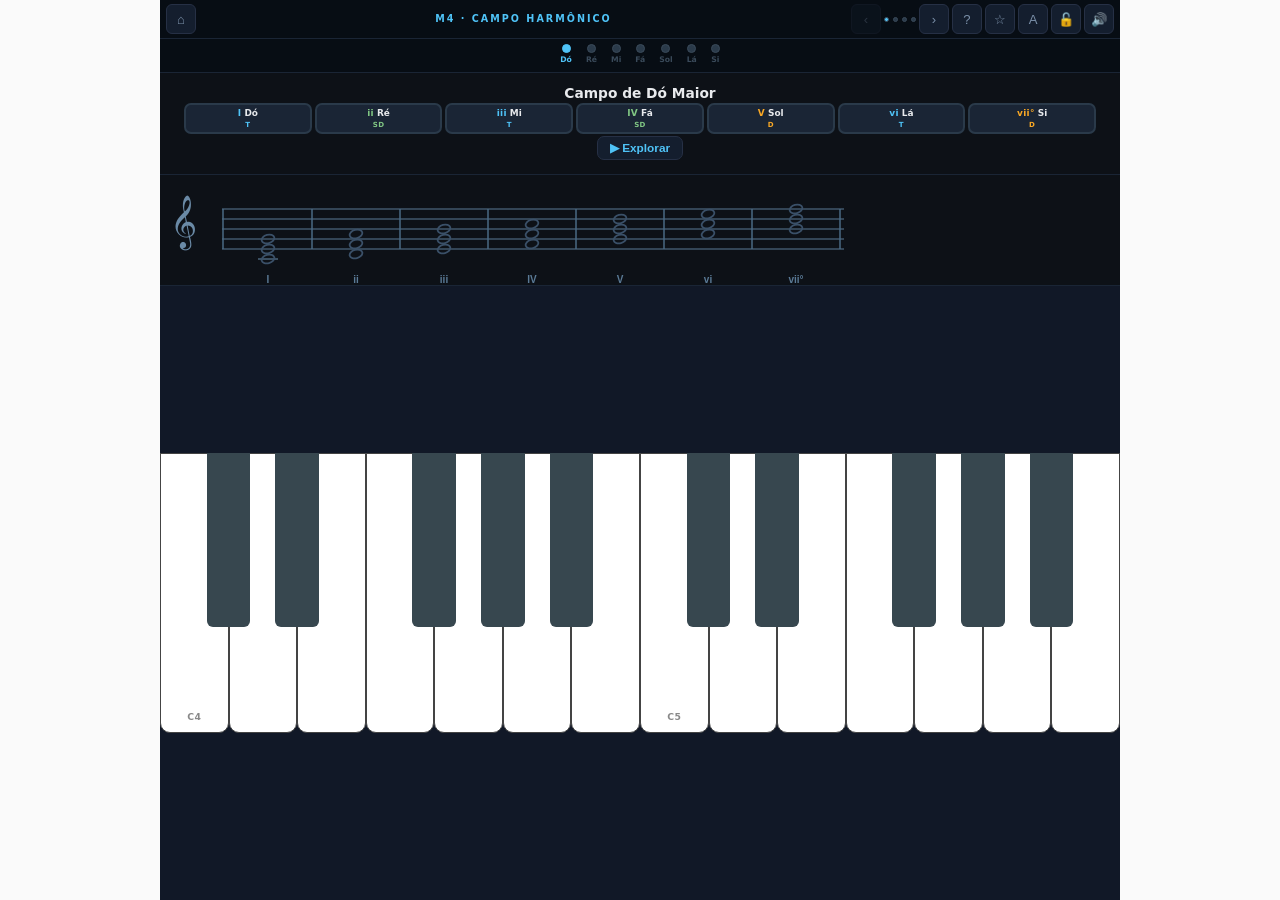
<file: m4_campo.html>
<!DOCTYPE html>
<html lang="pt-BR">
<head>
  <meta charset="UTF-8">
  <meta name="viewport" content="width=device-width, initial-scale=1.0, user-scalable=no">
  <title>PianoLab — M4: Campo Harmônico</title>
  <link rel="stylesheet" href="base.css">
  <link rel="stylesheet" href="piano.css">
  <style>
    html, body { height: 100%; overflow: hidden; }

    .piano-body {
      display: flex; flex-direction: column;
      height: 100dvh; background: #111827;
      max-width: 960px; margin: 0 auto;
    }
    /* ── PAINEL ──────────────────────────────────────────────── */
    .digital-panel {
      flex: 1; min-height: 0; background: #0d1117;
      display: flex; flex-direction: column;
      border-bottom: 3px solid #000; overflow: hidden;
    }
    @media (orientation: landscape) {
      .digital-panel { flex: 0 0 auto; max-height: 40dvh; overflow: hidden; border-bottom: 1px solid #1a2535; }
    }

    /* ── TOPBAR (unificada) ──────────────────────────────────── */
    .panel-topbar {
      display: flex; align-items: center; padding: 4px 6px; gap: 3px;
      background: #070d14; border-bottom: 1px solid #1a2535; flex-shrink: 0;
    }
    .panel-title {
      flex: 1; text-align: center; font-size: 0.6rem; letter-spacing: 2px;
      color: #4FC3F7; font-weight: 700; text-transform: uppercase;
      white-space: nowrap; overflow: hidden; text-overflow: ellipsis; min-width: 0;
    }
    .panel-btn {
      width: 30px; height: 30px; background: #141e2e;
      border: 1px solid #263045; border-radius: 6px; color: #7a8fa8;
      font-size: 0.82rem; cursor: pointer; flex-shrink: 0;
      display: flex; align-items: center; justify-content: center;
      touch-action: manipulation;
    }
    .panel-btn:active { background: #1e2e44; }
    .panel-btn:disabled { opacity: .3; pointer-events: none; }
    .panel-btn.active { color: #F9A825; border-color: #F9A825; }
    .fase-dots-row { display: flex; gap: 4px; align-items: center; flex-shrink: 0; }
    .fase-dot {
      width: 5px; height: 5px; border-radius: 50%;
      background: #2a3a4a; border: 1px solid #3a4a5a; transition: background .2s;
    }
    .fase-dot.ativa { background: #4FC3F7; }
    .fase-dot.feita { background: #4CAF50; }

    /* ── BARRA DE CAMPOS — maior com instrução ───────────────── */
    .campo-bar-wrap {
      background: #070d14; border-bottom: 1px solid #1a2535; flex-shrink: 0;
      padding: 4px 8px 5px;
    }
    .campo-instr {
      font-size: 0.5rem; color: #4a6274; text-align: center;
      letter-spacing: .5px; margin-bottom: 4px; font-weight: 600;
    }
    .campo-bar {
      display: flex; align-items: center; justify-content: center; gap: 4px;
    }
    .campo-bar-dot {
      display: flex; flex-direction: column; align-items: center; gap: 2px;
      padding: 5px 7px; border-radius: 7px; cursor: pointer;
      touch-action: manipulation; transition: background .15s;
    }
    .campo-bar-dot:active { background: rgba(79,195,247,.12); }
    .campo-bar-dot__c {
      width: 11px; height: 11px; border-radius: 50%;
      background: #2a3a4a; border: 1.5px solid #3a4a5a; transition: background .2s;
    }
    .campo-bar-dot__l {
      font-size: 0.48rem; font-weight: 700; color: #3a4a5a; transition: color .2s;
    }
    .campo-bar-dot.ativo  .campo-bar-dot__c { background: #4FC3F7; border-color: #4FC3F7; }
    .campo-bar-dot.ativo  .campo-bar-dot__l { color: #4FC3F7; }
    .campo-bar-dot.feito  .campo-bar-dot__c { background: #4CAF50; border-color: #4CAF50; }
    .campo-bar-dot.feito  .campo-bar-dot__l { color: #4CAF50; }

    /* ── CONTEÚDO ────────────────────────────────────────────── */
    .panel-content {
      flex: 1; min-height: 0;
      display: flex; flex-direction: column;
      align-items: center; justify-content: flex-start;
      padding: 8px 10px; gap: 6px; overflow-y: auto;
    }
    .screen { display: none; flex-direction: column; align-items: center; gap: 6px; width: 100%; }
    .screen.active { display: flex; }

    .fase-label {
      font-size: 0.55rem; font-weight: 700; letter-spacing: 2px;
      text-transform: uppercase; color: #4a6274; align-self: flex-start;
    }
    .fase-titulo {
      font-size: clamp(0.95rem, 3.6vw, 1.3rem); font-weight: 900;
      color: #e8eaed; text-align: center; line-height: 1.2; width: 100%;
    }
    .fase-texto {
      font-size: clamp(0.68rem, 2.4vw, 0.84rem);
      color: #7a8fa8; text-align: center; line-height: 1.5;
    }

    /* ── GRID DE ACORDES DO CAMPO ────────────────────────────── */
    .campo-grid {
      display: grid; grid-template-columns: repeat(7, 1fr); gap: 3px; width: 100%;
    }
    .campo-card {
      padding: 4px 2px 3px;
      background: #1a2535; border-radius: 7px;
      border: 2px solid #2a3a4a;
      cursor: pointer; touch-action: manipulation;
      display: flex; flex-direction: column; align-items: center; gap: 1px;
      transition: border-color .15s, background .15s, transform .1s;
    }
    .campo-card:active { transform: scale(.95); }
    .campo-card.ativo {
      border-color: var(--funcao-cor, #4FC3F7);
      background: color-mix(in srgb, var(--funcao-cor, #4FC3F7) 12%, #1a2535);
    }
    /* top: romano + nome na mesma linha */
    .campo-card__top {
      display: flex; align-items: baseline; gap: 3px; flex-wrap: wrap; justify-content: center;
    }
    .campo-card__romano {
      font-size: clamp(0.5rem, 1.8vw, 0.7rem); font-weight: 900;
      color: var(--funcao-cor, #4a6274); letter-spacing: .3px;
    }
    .campo-card__nome {
      font-size: clamp(0.52rem, 1.7vw, 0.68rem); font-weight: 700;
      color: #e8eaed; text-align: center; line-height: 1;
    }
    .campo-card__funcao {
      font-size: clamp(0.38rem, 1.1vw, 0.48rem); font-weight: 700;
      color: var(--funcao-cor, #4a6274); letter-spacing: .3px;
    }

    /* ── LEGENDA DE FUNÇÕES ──────────────────────────────────── */
    .funcao-legenda {
      display: flex; gap: 8px; justify-content: center; flex-wrap: wrap;
    }
    .funcao-item {
      display: flex; align-items: center; gap: 4px;
      font-size: clamp(0.55rem, 1.7vw, 0.7rem); color: #7a8fa8;
    }
    .funcao-cor { width: 8px; height: 8px; border-radius: 50%; }

    /* ── PROGRESSÃO VISUAL ───────────────────────────────────── */
    .prog-vis {
      display: flex; align-items: center; gap: 4px; justify-content: center; flex-wrap: wrap;
    }
    .prog-acorde {
      padding: 5px 8px; border-radius: 7px;
      background: #1a2535; border: 1.5px solid #2a3a4a;
      font-size: clamp(0.6rem, 1.9vw, 0.78rem); font-weight: 700;
      color: #7a8fa8; text-align: center;
      transition: border-color .2s, background .2s, color .2s;
    }
    .prog-acorde.ativo {
      border-color: var(--funcao-cor, #4FC3F7);
      background: color-mix(in srgb, var(--funcao-cor, #4FC3F7) 15%, #1a2535);
      color: #e8eaed;
    }
    .prog-seta { color: #2a3a4a; font-size: 0.8rem; }

    /* ── PRATICAR — progresso ────────────────────────────────── */
    .pratica-prog {
      display: flex; gap: 5px; justify-content: center; flex-wrap: wrap;
    }
    .pratica-dot {
      width: 10px; height: 10px; border-radius: 50%;
      background: #1e2a3a; border: 2px solid #2a3a4a;
      transition: background .18s;
    }
    .pratica-dot.atual  { background: #4FC3F7; border-color: #4FC3F7; animation: pulsar .9s ease-in-out infinite; }
    .pratica-dot.acerto { background: #4CAF50; border-color: #4CAF50; }

    /* ── CELEBRAÇÃO ──────────────────────────────────────────── */
    .celebra-emoji { font-size: clamp(2rem, 9vw, 3rem); }
    .celebra-titulo { font-size: clamp(1rem, 3.6vw, 1.4rem); font-weight: 900; color: #fff; text-align: center; }
    .celebra-sub   { font-size: clamp(0.68rem, 2.2vw, 0.84rem); color: #7a8fa8; text-align: center; }
    .celebra-cont  { font-size: clamp(0.6rem, 1.9vw, 0.76rem); color: #4CAF50; font-weight: 700; }

    /* ── BOTÕES ──────────────────────────────────────────────── */
    .btn-acao {
      padding: 9px 18px; background: #141e2e;
      border: 1.5px solid #263045; border-radius: 10px;
      color: #4FC3F7; font-size: clamp(0.75rem, 2.3vw, 0.9rem);
      font-weight: 700; cursor: pointer; touch-action: manipulation;
      transition: background .15s, border-color .15s;
    }
    .btn-acao:active { background: #1e2e44; border-color: #4FC3F7; }
    .btn-acao.destaque { background: #4FC3F7; color: #000; border-color: #4FC3F7; }

    /* ── TECLADO + PARTITURA ─────────────────────────────────── */
    .piano-stage {
      background: #111827;
      border-top: 3px solid #000; flex: 0 0 50dvh;
      display: flex; flex-direction: column;
      --key-h:    clamp(90px, 28dvh, 240px);
      --key-bk-h: clamp(54px, 17dvh, 144px);
    }
    @media (orientation: landscape) {
      .piano-stage {
        flex: 1; min-height: 0; border-top: none;
        --key-h:    clamp(55px, 42dvh, 180px);
        --key-bk-h: clamp(33px, 25dvh, 108px);
      }
    }
    #staff-container { flex-shrink: 0; padding: 2px 8px 0; background: #0d1117; border-bottom: 1px solid #1a2535; overflow-x: auto; }
    #piano-wrap { flex: 1; min-height: 0; display: flex; align-items: center; overflow: hidden; }
    #piano-wrap #piano-campo { width: 100%; }
    .piano-stage .piano-wrap.responsive { overflow: visible; padding-bottom: 0; }
    .piano-stage .piano.responsive { width: 100%; }
    .piano-stage .key__label { font-size: clamp(0.4rem, 1.2vw, 0.58rem); font-weight: 700; color: #888; }
    .piano-stage .key { border-color: #444; }

    @keyframes pulsar { 0%,100%{opacity:1} 50%{opacity:.5} }

    /* ── LANDSCAPE: compactação para caber tudo sem scroll ───── */
    @media (orientation: landscape) {
      .campo-instr   { display: none !important; }
      .fase-label    { display: none !important; }
      .fase-texto    { display: none !important; }
      .funcao-legenda { display: none !important; }
      .panel-content { padding: 2px 8px; gap: 2px; overflow: hidden; }
      .screen        { gap: 2px; }
      .fase-titulo   { font-size: clamp(0.68rem, 1.8vw, 0.86rem); line-height: 1; margin: 0; }
      .btn-acao      { padding: 4px 12px; font-size: clamp(0.6rem, 1.6vw, 0.74rem); border-radius: 7px; }
      .campo-card    { padding: 2px 1px; }
      .campo-card__romano { font-size: clamp(0.42rem, 1.3vw, 0.56rem); }
      .campo-card__nome   { font-size: clamp(0.42rem, 1.3vw, 0.56rem); }
      .campo-card__funcao { font-size: clamp(0.32rem, 1vw, 0.44rem); }
      .campo-bar-wrap { padding: 2px 8px 3px; }
      .campo-bar-dot  { padding: 3px 5px; }
      .campo-bar-dot__c { width: 9px; height: 9px; }
      .prog-acorde   { padding: 3px 6px; font-size: clamp(0.52rem, 1.5vw, 0.66rem); }
      .pratica-prog  { gap: 4px; }
      .pratica-instrucao { font-size: clamp(0.52rem, 1.5vw, 0.66rem) !important; }
    }
  </style>
</head>
<body>
<div class="piano-body">

  <div class="digital-panel">
    <div class="panel-topbar">
      <button class="panel-btn" onclick="goTo('index.html')" title="Menu do curso">⌂</button>
      <span class="panel-title">M4 · CAMPO HARMÔNICO</span>
      <button class="panel-btn" id="btn-fase-prev" onclick="faseAnterior()">‹</button>
      <div class="fase-dots-row" id="fase-dots-row"></div>
      <button class="panel-btn" id="btn-fase-next" onclick="faseSeguinte()">›</button>
      <button class="panel-btn" onclick="showHelp(HELP_FASES[faseAtual])" title="Ajuda">?</button>
      <button class="panel-btn" id="btn-easy" onclick="toggleEasy()" title="Modo fácil">☆</button>
      <button class="panel-btn" onclick="cycleFontSize(this)" title="Tamanho do texto">A</button>
      <button class="panel-btn" id="btn-lock" onclick="LockMode.toggle(this)" title="Tela cheia">🔓</button>
      <button class="panel-btn" id="btn-sound" onclick="toggleSom()">🔊</button>
    </div>

    <div class="campo-bar-wrap">
      <div class="campo-instr">Escolha o campo harmônico que quer explorar:</div>
      <div class="campo-bar" id="campo-bar"></div>
    </div>

    <div class="panel-content">

      <!-- Intro -->
      <div class="screen" id="s-intro">
        <span class="fase-label">Entenda</span>
        <div class="fase-titulo" id="intro-titulo">Campo de Dó Maior</div>
        <div class="fase-texto" id="intro-texto"></div>
        <div class="campo-grid" id="campo-grid-intro"></div>
        <div class="funcao-legenda">
          <div class="funcao-item"><div class="funcao-cor" style="background:#4FC3F7"></div>Tônica (T)</div>
          <div class="funcao-item"><div class="funcao-cor" style="background:#81C784"></div>Subdominante (SD)</div>
          <div class="funcao-item"><div class="funcao-cor" style="background:#F9A825"></div>Dominante (D)</div>
        </div>
        <button class="btn-acao" onclick="irFase('explorar')">▶ Explorar</button>
      </div>

      <!-- Explorar -->
      <div class="screen" id="s-explorar">
        <span class="fase-label">Explore</span>
        <div class="fase-titulo" id="explorar-titulo">Toque cada acorde</div>
        <div class="campo-grid" id="campo-grid-explorar"></div>
        <div class="fase-texto" id="explorar-info">Toque um acorde para ouvir sua função</div>
      </div>

      <!-- Progressão -->
      <div class="screen" id="s-prog">
        <span class="fase-label">Ouça</span>
        <div class="fase-titulo">Tensão e resolução</div>
        <div class="fase-texto" id="prog-texto">Na música existe uma ideia poderosa: a <strong style="color:#4FC3F7">tensão</strong> e a <strong style="color:#81C784">resolução</strong>.<br>O grau V (Dominante) cria uma sensação de tensão — como uma pergunta.<br>Quando volta para o grau I (Tônica), a tensão some — é a resposta, o repouso.<br>Essa sequência I → IV → V → I está no coração de toda música!</div>
        <div class="prog-vis" id="prog-vis"></div>
        <button class="btn-acao" id="btn-tocar-prog" onclick="tocarProgressao()">▶ Ouvir progressão</button>
      </div>

      <!-- Praticar -->
      <div class="screen" id="s-praticar">
        <span class="fase-label">Pratique</span>
        <div class="fase-titulo" id="pratica-titulo">Toque o campo!</div>
        <div class="campo-grid" id="campo-grid-pratica"></div>
        <div class="pratica-prog" id="pratica-prog"></div>
        <div class="fase-texto" id="pratica-instrucao">Do grau I ao VII, em ordem</div>
      </div>

      <!-- Celebração -->
      <div class="screen" id="s-celebra">
        <div class="celebra-emoji" id="celebra-emoji">🎉</div>
        <div class="celebra-titulo" id="celebra-titulo"></div>
        <div class="celebra-sub" id="celebra-sub"></div>
        <div class="celebra-cont" id="celebra-cont"></div>
        <button class="btn-acao destaque" id="btn-proximo">Próximo campo →</button>
      </div>

    </div><!-- panel-content -->

  </div>

  <div class="piano-stage" id="piano-stage">
    <div id="staff-container"></div>
    <div id="piano-wrap">
      <div id="piano-campo"></div>
    </div>
  </div>

</div>
<script src="base.js"></script>
<script>
'use strict';

/* ══════════════════════════════════════════════════════════════
   TEORIA — CAMPO HARMÔNICO MAIOR
   Construído algoritmicamente a partir de qualquer tônica.
══════════════════════════════════════════════════════════════ */

// Semitons de cada grau na escala maior
const GRAUS_ST   = [0, 2, 4, 5, 7, 9, 11];
// Qualidade de cada tríade dentro da escala maior
const QUALIDADES = ['M', 'm', 'm', 'M', 'M', 'm', 'dim'];
// Intervalos por qualidade
const FORMULAS_Q = { M: [0,4,7], m: [0,3,7], dim: [0,3,6] };
// Sufixo para exibição
const SUFIXO_Q   = { M: '', m: '', dim: '°' };
// Numeral romano por grau (minúscula = menor, convenção padrão)
const ROMANOS    = ['I','ii','iii','IV','V','vi','vii'];
// Função harmônica por grau (0-indexed)
const FUNCAO_GRAU = [
  { nome:'Tônica',       sigla:'T',  cor:'#4FC3F7' }, // I
  { nome:'Subdominante', sigla:'SD', cor:'#81C784' }, // II
  { nome:'Tônica',       sigla:'T',  cor:'#4FC3F7' }, // III
  { nome:'Subdominante', sigla:'SD', cor:'#81C784' }, // IV
  { nome:'Dominante',    sigla:'D',  cor:'#F9A825' }, // V
  { nome:'Tônica',       sigla:'T',  cor:'#4FC3F7' }, // VI
  { nome:'Dominante',    sigla:'D',  cor:'#F9A825' }, // VII
];

// Nomes em português
const NOTA_PT = {
  'C':'Dó','C#':'Dó♯','D':'Ré','D#':'Ré♯','E':'Mi',
  'F':'Fá','F#':'Fá♯','G':'Sol','G#':'Sol♯','A':'Lá','A#':'Lá♯','B':'Si',
};
function nomePT(midiStr) {
  return NOTA_PT[midiStr.replace(/\d/,'')] || midiStr.replace(/\d/,'');
}

function buildCampo(rootNote) {
  const rootMidi = noteToMidi(rootNote);
  return GRAUS_ST.map((st, grau) => {
    const baseMidi  = rootMidi + st;
    const qual      = QUALIDADES[grau];
    const notas     = buildChord(midiToNote(baseMidi), FORMULAS_Q[qual]);
    const funcao    = FUNCAO_GRAU[grau];
    const baseNome  = nomePT(midiToNote(baseMidi));
    return {
      grau:   grau + 1,
      romano: ROMANOS[grau] + SUFIXO_Q[qual],
      qual,
      notas,
      funcao,
      nome: baseNome + (qual === 'm' ? ' m' : qual === 'dim' ? '°' : ''),
      nomeBreve: baseNome,
    };
  });
}

// 7 campos: Dó, Ré, Mi, Fá, Sol, Lá, Si
const CAMPOS = [
  { raiz:'C4', tonica:'Dó',  label:'Dó'  },
  { raiz:'D4', tonica:'Ré',  label:'Ré'  },
  { raiz:'E4', tonica:'Mi',  label:'Mi'  },
  { raiz:'F4', tonica:'Fá',  label:'Fá'  },
  { raiz:'G4', tonica:'Sol', label:'Sol' },
  { raiz:'A4', tonica:'Lá',  label:'Lá'  },
  { raiz:'B4', tonica:'Si',  label:'Si'  },
];

/* ══════════════════════════════════════════════════════════════
   ESTADO
══════════════════════════════════════════════════════════════ */
let campoIdx   = 0;
let faseAtual  = 'intro';
let modoFacil  = Settings.getEasyMode();
let animTimer  = null;
let praticaIdx = 0;
let acordeAtivo = -1; // índice do card ativo na fase explorar

const FASES_ORDEM = ['intro', 'explorar', 'prog', 'praticar'];

/* ── Textos de ajuda por fase ─────────────────────────────── */
const HELP_FASES = {
  intro:    '<b>O campo harmônico</b><br>São 7 acordes construídos a partir de uma mesma escala maior. Cada acorde tem uma função: Tônica (repouso), Subdominante (movimento) ou Dominante (tensão).',
  explorar: '<b>Explore os acordes</b><br>Clique em cada acorde para ouvi-lo no app. Depois, toque esse mesmo acorde no seu piano real. Observe a sensação que cada um traz.',
  prog:     '<b>Tensão e resolução</b><br>Na música, o grau V (Dominante) cria tensão. Quando volta para o grau I (Tônica), a tensão resolve. Clique em "Ouvir progressão" para sentir isso!',
  praticar: '<b>Pratique!</b><br>Toque no seu piano real os 7 acordes do campo, do grau I ao VII, na ordem. O app vai acender as notas de cada acorde para guiar você.',
  celebra:  '<b>Parabéns!</b><br>Campo harmônico concluído! Continue para o próximo.',
};

/* ══════════════════════════════════════════════════════════════
   TECLADO
══════════════════════════════════════════════════════════════ */
const kb = createPianoKeyboard(document.getElementById('piano-campo'), {
  startNote: 'C4', endNote: 'B5',
  showLabels: true, responsive: true,
  onNoteOn(noteStr) {
    AudioEngine.play(noteStr);
    if (faseAtual === 'praticar') checarPratica(noteStr);
  },
});

const score = createStaffScore(document.getElementById('staff-container'));

function buildCampoScore() {
  const campo = campoAtual();
  score.loadScore(campo.map(ac => ({
    midis: ac.notas.map(noteToMidi),
    duration: 'w', label: ac.romano
  })));
  score.highlight(-1);
}

/* ══════════════════════════════════════════════════════════════
   HELPERS
══════════════════════════════════════════════════════════════ */
const cfgAtual  = () => CAMPOS[campoIdx];
const campoAtual = () => buildCampo(cfgAtual().raiz);

/* ══════════════════════════════════════════════════════════════
   CONSTRUTORES
══════════════════════════════════════════════════════════════ */
function buildCampoGrid(containerId, campo, clicavel = false, idxAtivo = -1) {
  const el = document.getElementById(containerId);
  if (!el) return;
  el.innerHTML = '';
  campo.forEach((acorde, i) => {
    const card = document.createElement('div');
    card.className = 'campo-card' + (i === idxAtivo ? ' ativo' : '');
    card.style.setProperty('--funcao-cor', acorde.funcao.cor);
    card.innerHTML = `
      <div class="campo-card__top">
        <span class="campo-card__romano">${acorde.romano}</span>
        <span class="campo-card__nome">${acorde.nomeBreve}</span>
      </div>
      <div class="campo-card__funcao">${acorde.funcao.sigla}</div>`;
    if (clicavel) {
      card.addEventListener('click', () => tocarAcorde(i, containerId));
    }
    el.appendChild(card);
  });
}

function buildCampoBar() {
  const el = document.getElementById('campo-bar');
  el.innerHTML = '';
  CAMPOS.forEach((c, i) => {
    const dot = document.createElement('div');
    dot.className = 'campo-bar-dot' + (i === campoIdx ? ' ativo' : i < campoIdx ? ' feito' : '');
    dot.innerHTML = `<div class="campo-bar-dot__c"></div><div class="campo-bar-dot__l">${c.label}</div>`;
    dot.addEventListener('click', () => {
      if (i === campoIdx) return;
      campoIdx = i; acordeAtivo = -1;
      buildCampoBar(); irFase('intro');
    });
    el.appendChild(dot);
  });
}

function buildPraticaProg() {
  const el = document.getElementById('pratica-prog');
  el.innerHTML = '';
  campoAtual().forEach((_, i) => {
    const d = document.createElement('div');
    d.className = 'pratica-dot' + (i === 0 ? ' atual' : '');
    el.appendChild(d);
  });
}

function buildProgVis(campo) {
  // Progressão I–IV–V–I (graus 0,3,4,0)
  const idx = [0, 3, 4, 0];
  const el  = document.getElementById('prog-vis');
  el.innerHTML = '';
  idx.forEach((gi, pi) => {
    if (pi > 0) {
      const seta = document.createElement('div');
      seta.className = 'prog-seta'; seta.textContent = '→';
      el.appendChild(seta);
    }
    const div = document.createElement('div');
    div.className = 'prog-acorde';
    div.dataset.pi = pi;
    div.style.setProperty('--funcao-cor', campo[gi].funcao.cor);
    div.innerHTML = `<div>${campo[gi].romano}</div><div style="font-size:.85em;color:#7a8fa8">${campo[gi].nomeBreve}</div>`;
    el.appendChild(div);
  });
}

/* ══════════════════════════════════════════════════════════════
   NAV PADRONIZADA
══════════════════════════════════════════════════════════════ */
function atualizarFaseNav() {
  const idx = FASES_ORDEM.indexOf(faseAtual);
  document.getElementById('btn-fase-prev').disabled = idx <= 0;
  document.getElementById('btn-fase-next').disabled = faseAtual === 'celebra';
  const dotsEl = document.getElementById('fase-dots-row');
  dotsEl.innerHTML = '';
  FASES_ORDEM.forEach((f, i) => {
    const d = document.createElement('div');
    d.className = 'fase-dot' + (i === idx ? ' ativa' : i < idx ? ' feita' : '');
    dotsEl.appendChild(d);
  });
}

function faseAnterior() {
  const idx = FASES_ORDEM.indexOf(faseAtual);
  if (idx > 0) irFase(FASES_ORDEM[idx - 1]);
}

function faseSeguinte() {
  const idx = FASES_ORDEM.indexOf(faseAtual);
  if (idx >= 0 && idx < FASES_ORDEM.length - 1) irFase(FASES_ORDEM[idx + 1]);
  else if (faseAtual === 'praticar') irFase('celebra');
}

/* ══════════════════════════════════════════════════════════════
   NAVEGAÇÃO DE FASES
══════════════════════════════════════════════════════════════ */
function irFase(fase) {
  if (animTimer) { clearTimeout(animTimer); animTimer = null; }
  praticaIdx = 0;
  kb.clearHighlights(); kb.clearHints(); kb.clearNextHints();

  faseAtual = fase;
  ['intro','explorar','prog','praticar','celebra'].forEach(f =>
    document.getElementById('s-' + f)?.classList.remove('active'));
  document.getElementById('s-' + fase)?.classList.add('active');

  const campo = campoAtual();
  const cfg   = cfgAtual();

  if (fase === 'intro') {
    buildCampoScore();
    buildCampoGrid('campo-grid-intro', campo, false);
    document.getElementById('intro-titulo').textContent = 'Campo de ' + cfg.tonica + ' Maior';
    document.getElementById('intro-texto').innerHTML =
      `7 acordes construídos a partir da escala de <strong style="color:#4FC3F7">${cfg.tonica} Maior</strong>.<br>` +
      `Cada um tem uma função: Tônica (repouso), Subdominante (movimento) ou Dominante (tensão).`;
    TTS.falar('Campo harmônico de ' + cfg.tonica + ' Maior');
  }

  if (fase === 'explorar') {
    acordeAtivo = -1;
    buildCampoGrid('campo-grid-explorar', campo, true, -1);
    document.getElementById('explorar-titulo').textContent = cfg.tonica + ' Maior';
    document.getElementById('explorar-info').textContent = 'Toque cada acorde no seu piano e ouça sua função';
    TTS.falar('Toque cada acorde no seu piano e ouça sua função');
  }

  if (fase === 'prog') {
    buildProgVis(campo);
    document.getElementById('btn-tocar-prog').disabled = false;
    document.getElementById('btn-tocar-prog').textContent = '▶ Tocar progressão';
    TTS.falar('Tensão e resolução — a história de toda música');
  }

  if (fase === 'praticar') {
    score.highlight(0);
    buildCampoGrid('campo-grid-pratica', campo, false, 0);
    buildPraticaProg();
    document.getElementById('pratica-titulo').textContent = cfg.tonica + ' Maior · I ao VII';
    document.getElementById('pratica-instrucao').textContent = 'Toque no seu piano: ' + campo[0].romano + ' — ' + campo[0].notas.map(nomePT).join(' – ');
    mostrarHintPratica();
    TTS.falar('Sua vez! Toque os 7 acordes em ordem no seu piano');
  }

  if (fase === 'celebra') {
    const feitos  = campoIdx + 1;
    const ultimo  = campoIdx >= CAMPOS.length - 1;
    document.getElementById('celebra-emoji').textContent  = ultimo ? '🏆' : '🎉';
    document.getElementById('celebra-titulo').textContent = cfg.tonica + ' Maior ✓';
    document.getElementById('celebra-sub').textContent    = ultimo
      ? 'Você domina todos os 7 campos harmônicos maiores!'
      : 'Campo harmônico concluído!';
    document.getElementById('celebra-cont').textContent   = feitos + ' de ' + CAMPOS.length;
    const btn = document.getElementById('btn-proximo');
    if (ultimo) {
      btn.textContent = '← Voltar ao curso';
      btn.onclick     = () => goTo('index.html');
    } else {
      btn.textContent = 'Próximo: ' + CAMPOS[campoIdx + 1].tonica + ' →';
      btn.onclick     = proximoCampo;
    }
    salvarProgresso(ultimo);
    TTS.falar('Parabéns! ' + cfg.tonica + ' Maior concluído!');
  }

  atualizarFaseNav();
}

/* ══════════════════════════════════════════════════════════════
   FASE EXPLORAR — toca acorde ao clicar no card
══════════════════════════════════════════════════════════════ */
function tocarAcorde(i, gridId) {
  const campo = campoAtual();
  const acorde = campo[i];
  kb.clearHighlights();
  acorde.notas.forEach(n => kb.highlight(n));
  AudioEngine.playChord(acorde.notas, 60, 1.2);
  acordeAtivo = i;
  score.highlight(i);

  // Atualiza destaque visual nos cards
  const cards = document.querySelectorAll('#' + gridId + ' .campo-card');
  cards.forEach((c, j) => c.classList.toggle('ativo', j === i));

  document.getElementById('explorar-info').innerHTML =
    `<strong style="color:${acorde.funcao.cor}">${acorde.funcao.sigla} — ${acorde.funcao.nome}</strong> · ` +
    acorde.notas.map(nomePT).join(' – ') +
    `<br><span style="color:#4a6274;font-size:.85em">Toque este acorde no seu piano!</span>`;
}

/* ══════════════════════════════════════════════════════════════
   FASE PROGRESSÃO — I–IV–V–I
══════════════════════════════════════════════════════════════ */
function tocarProgressao() {
  document.getElementById('btn-tocar-prog').disabled = true;
  const campo   = campoAtual();
  const idxSeq  = [0, 3, 4, 0]; // I, IV, V, I
  const cards   = document.querySelectorAll('#prog-vis .prog-acorde');
  let step = 0;

  function passo() {
    if (step > 0) {
      cards[step - 1]?.classList.remove('ativo');
      kb.clearHighlights();
    }
    if (step >= idxSeq.length) {
      document.getElementById('btn-tocar-prog').disabled = false;
      document.getElementById('btn-tocar-prog').textContent = '↻ Ouvir de novo';
      return;
    }
    const acorde = campo[idxSeq[step]];
    cards[step].classList.add('ativo');
    score.highlight(idxSeq[step]);
    AudioEngine.playChord(acorde.notas, 60, 1.1);
    acorde.notas.forEach(n => kb.highlight(n));
    step++;
    animTimer = setTimeout(passo, 1400);
  }
  AudioEngine.init();
  passo();
}

/* ══════════════════════════════════════════════════════════════
   FASE PRATICAR — toca os 7 acordes em ordem
══════════════════════════════════════════════════════════════ */
function mostrarHintPratica() {
  kb.clearNextHints(); kb.clearHints();
  const campo = campoAtual();
  if (praticaIdx >= campo.length) return;
  const acorde = campo[praticaIdx];
  acorde.notas.forEach(n => modoFacil ? kb.hint(n) : kb.nextHint(n));

  // Destaca card ativo
  const cards = document.querySelectorAll('#campo-grid-pratica .campo-card');
  cards.forEach((c, i) => c.classList.toggle('ativo', i === praticaIdx));
  cards[praticaIdx]?.style.setProperty('--funcao-cor', acorde.funcao.cor);

  document.getElementById('pratica-instrucao').textContent =
    'Toque no seu piano: ' + acorde.romano + ' — ' + acorde.notas.map(nomePT).join(' – ');
}

// Rastreia quais notas do acorde atual já foram tocadas
let notasTocadas = new Set();

function checarPratica(noteStr) {
  const campo  = campoAtual();
  if (praticaIdx >= campo.length) return;
  const acorde = campo[praticaIdx];
  const notasSet = new Set(acorde.notas);

  if (!notasSet.has(noteStr)) {
    // Nota errada (não pertence ao acorde)
    const keyEl = kb.getKeyElement(noteStr);
    if (keyEl) {
      keyEl.classList.remove('shake');
      void keyEl.offsetWidth;
      keyEl.classList.add('shake');
      keyEl.addEventListener('animationend', () => keyEl.classList.remove('shake'), { once: true });
    }
    return;
  }

  // Nota correta — acumula
  notasTocadas.add(noteStr);
  kb.highlight(noteStr);

  if (notasTocadas.size >= acorde.notas.length) {
    // Acorde completo
    notasTocadas.clear();
    document.querySelectorAll('.pratica-dot')[praticaIdx]?.classList.replace('atual', 'acerto');

    // Toca o acorde como reforço
    AudioEngine.playChord(acorde.notas, 40, 1.0);
    praticaIdx++;
    score.highlight(praticaIdx < campo.length ? praticaIdx : -1);

    if (praticaIdx >= campo.length) {
      setTimeout(() => { kb.clearHighlights(); irFase('celebra'); }, 800);
    } else {
      document.querySelectorAll('.pratica-dot')[praticaIdx]?.classList.add('atual');
      setTimeout(() => { kb.clearHighlights(); mostrarHintPratica(); }, 600);
    }
  }
}

/* ══════════════════════════════════════════════════════════════
   PROGRESSÃO DE CAMPOS
══════════════════════════════════════════════════════════════ */
function proximoCampo() {
  if (campoIdx >= CAMPOS.length - 1) { goTo('index.html'); return; }
  campoIdx++; acordeAtivo = -1;
  buildCampoBar(); irFase('intro');
}

function salvarProgresso(completo = false) {
  try {
    localStorage.setItem('piano_m4_progresso', JSON.stringify({ campoIdx, fase: faseAtual, completo }));
  } catch {}
}

function toggleEasy() {
  modoFacil = !modoFacil;
  Settings.setEasyMode(modoFacil);
  document.getElementById('btn-easy').classList.toggle('active', modoFacil);
  document.getElementById('btn-easy').textContent = modoFacil ? '⭐' : '☆';
  if (faseAtual === 'praticar') mostrarHintPratica();
}

function toggleSom() {
  const on = Settings.getSoundOn();
  Settings.setSoundOn(!on);
  document.getElementById('btn-sound').textContent = !on ? '🔊' : '🔇';
}

/* ══════════════════════════════════════════════════════════════
   INIT
══════════════════════════════════════════════════════════════ */
(function restaurar() {
  try {
    const p = JSON.parse(localStorage.getItem('piano_m4_progresso') || '{}');
    if (p.campoIdx !== undefined && !p.completo) campoIdx = p.campoIdx;
  } catch {}
})();

/* ── Ajuste dinâmico do piano ──────────────────────────────
   Mede espaço real disponível e define --key-h para o piano
   caber sempre inteiro, em qualquer orientação.             */
function ajustarTeclado() {
  const stage   = document.getElementById('piano-stage');
  const staffEl = document.getElementById('staff-container');
  if (!stage) return;
  const disponivel = stage.clientHeight - (staffEl ? staffEl.offsetHeight : 0) - 4;
  if (disponivel < 40) return;
  const keyH = Math.max(60, Math.min(disponivel, 280));
  stage.style.setProperty('--key-h',    keyH + 'px');
  stage.style.setProperty('--key-bk-h', Math.round(keyH * 0.62) + 'px');
}
window.addEventListener('resize', ajustarTeclado);
window.addEventListener('orientationchange', () => setTimeout(ajustarTeclado, 150));
requestAnimationFrame(() => requestAnimationFrame(ajustarTeclado));

buildCampoBar();
buildCampoScore();
irFase('intro');
document.addEventListener('pointerdown', () => AudioEngine.init(), { once: true });
LockMode.listenChanges(document.getElementById('btn-lock'));
document.getElementById('btn-easy').classList.toggle('active', modoFacil);
document.getElementById('btn-easy').textContent = modoFacil ? '⭐' : '☆';

// Estilo de shake para teclas erradas (reusado de M3)
const style = document.createElement('style');
style.textContent = `
  @keyframes shake-tecla {
    0%,100%{transform:translateX(0)} 20%{transform:translateX(-4px)}
    40%{transform:translateX(4px)} 60%{transform:translateX(-3px)} 80%{transform:translateX(3px)}
  }
  .key.shake { animation: shake-tecla .35s ease-in-out; }
`;
document.head.appendChild(style);
</script>
</body>
</html>
</file>
<file: base.css>
/* =============================================================
   PianoLab — base.css
   Design system: cores, tipografia, layout, componentes gerais.
   NÃO contém estilos do teclado de piano → ver piano.css
   ============================================================= */

/* ── 1. VARIÁVEIS ──────────────────────────────────────────── */
:root {
  /* Paleta — 7 notas = 7 cores (associação permanente) */
  --nota-do:   #E53935;
  --nota-re:   #FB8C00;
  --nota-mi:   #F9A825;
  --nota-fa:   #43A047;
  --nota-sol:  #1E88E5;
  --nota-la:   #8E24AA;
  --nota-si:   #E91E63;
  --nota-sust: #37474F;

  /* Superfícies */
  --bg:        #FAFAFA;
  --surface:   #FFFFFF;
  --surface2:  #F0F0F0;
  --border:    #E0E0E0;
  --text:      #212121;
  --text-soft: #757575;
  --success:   #43A047;

  /* Tipografia escalável */
  --fs: 1;
  --sm:  calc(1.2rem  * var(--fs));
  --md:  calc(1.55rem * var(--fs));
  --lg:  calc(2.1rem  * var(--fs));
  --xl:  calc(2.7rem  * var(--fs));
  --2xl: calc(3.4rem  * var(--fs));

  /* Componentes */
  --btn-h:  80px;
  --rad:    18px;
  --radlg:  26px;
  --shadow: 0 2px 12px rgba(0,0,0,.12);
}

/* Tema escuro */
[data-theme="dark"] {
  --bg:        #121212;
  --surface:   #1E1E1E;
  --surface2:  #2A2A2A;
  --border:    #333333;
  --text:      #EEEEEE;
  --text-soft: #9E9E9E;
}

/* ── 2. RESET ──────────────────────────────────────────────── */
*, *::before, *::after {
  box-sizing: border-box;
  margin: 0;
  padding: 0;
  -webkit-tap-highlight-color: transparent;
}

html, body {
  height: 100%;
  overflow: hidden;
}

body {
  font-family: 'Segoe UI', system-ui, -apple-system, sans-serif;
  font-size: var(--md);
  background: var(--bg);
  color: var(--text);
  line-height: 1.4;
  user-select: none;
  -webkit-user-select: none;
}

/* ── 3. LAYOUT ─────────────────────────────────────────────── */
.app {
  display: flex;
  flex-direction: column;
  height: 100dvh;
  max-width: 480px;
  margin: 0 auto;
}

.header {
  display: flex;
  align-items: center;
  justify-content: space-between;
  padding: 0 16px;
  height: 48px;
  background: var(--surface);
  border-bottom: 1px solid var(--border);
  flex-shrink: 0;
}

.header__title  {
  font-size: var(--md);
  font-weight: 700;
  letter-spacing: .5px;
  flex: 1;
  text-align: center;
  overflow: hidden;
  white-space: nowrap;
  text-overflow: ellipsis;
  padding: 0 4px;
}
.header__actions { display: flex; gap: 6px; align-items: center; flex-shrink: 0; }

.content {
  flex: 1;
  overflow: hidden;
  display: flex;
  flex-direction: column;
}

/* ── 4. TELAS ──────────────────────────────────────────────── */
.screen {
  display: none;
  flex-direction: column;
  flex: 1;
  padding: 12px 16px;
  gap: 12px;
}

.screen.active { display: flex; }

/* ── 5. BOTÕES ─────────────────────────────────────────────── */
.btn {
  display: inline-flex;
  align-items: center;
  justify-content: center;
  gap: 8px;
  min-height: var(--btn-h);
  padding: 0 20px;
  border: none;
  border-radius: var(--rad);
  font-size: var(--md);
  font-weight: 600;
  cursor: pointer;
  background: var(--surface2);
  color: var(--text);
  transition: transform .1s, filter .15s;
  touch-action: manipulation;
}

.btn:active        { transform: scale(.96); }
.btn--primary      { background: var(--nota-sol); color: #fff; box-shadow: var(--shadow); }
.btn--success      { background: var(--success); color: #fff; }

.btn--icon {
  min-height: 40px;
  width: 40px;
  padding: 0;
  border-radius: 50%;
  background: transparent;
  font-size: var(--lg);
}

/* ── 6. NAVEGAÇÃO ENTRE FASES ──────────────────────────────── */
/* Barra de progresso e botões prev/next usados por todos os módulos */
.nav-fases {
  display: flex;
  align-items: center;
  justify-content: space-between;
  gap: 8px;
  flex-shrink: 0;
}

.nav-fases__btn {
  min-height: 56px;
  width: 56px;
  border: none;
  border-radius: 50%;
  background: var(--surface2);
  font-size: 1.4rem;
  cursor: pointer;
  touch-action: manipulation;
  transition: transform .1s, background .15s;
}

.nav-fases__btn:active    { transform: scale(.92); }
.nav-fases__btn:disabled  { opacity: .3; pointer-events: none; }

.nav-fases__dots {
  display: flex;
  gap: 6px;
  align-items: center;
}

.nav-fases__dot {
  width: 8px;
  height: 8px;
  border-radius: 50%;
  background: var(--border);
  transition: background .2s, transform .2s;
}

.nav-fases__dot.active {
  background: var(--nota-sol);
  transform: scale(1.4);
}

.nav-fases__dot.done { background: var(--success); }

/* ── 7. FEEDBACK VISUAL ────────────────────────────────────── */
.feedback {
  text-align: center;
  font-size: var(--lg);
  font-weight: 700;
  min-height: 2rem;
  transition: color .2s, opacity .2s;
}

.feedback--acerto { color: var(--success); }
.feedback--neutro { color: var(--text-soft); }

/* ── 8. ANIMAÇÕES GERAIS ───────────────────────────────────── */
@keyframes pulse-success {
  0%   { box-shadow: 0 0 0 0 rgba(67,160,71,.5); }
  70%  { box-shadow: 0 0 0 16px rgba(67,160,71,0); }
  100% { box-shadow: 0 0 0 0 rgba(67,160,71,0); }
}

@keyframes shake {
  0%, 100% { transform: translateX(0); }
  20% { transform: translateX(-5px); }
  40% { transform: translateX(5px); }
  60% { transform: translateX(-3px); }
  80% { transform: translateX(3px); }
}

@keyframes bounce-in {
  0%   { transform: scale(.8); opacity: 0; }
  60%  { transform: scale(1.06); opacity: 1; }
  100% { transform: scale(1); }
}

@keyframes fade-in {
  from { opacity: 0; transform: translateY(6px); }
  to   { opacity: 1; transform: translateY(0); }
}

.anim-success { animation: pulse-success .7s ease-out; }
.anim-shake   { animation: shake .35s ease-in-out; }
.anim-bounce  { animation: bounce-in .3s ease-out; }
.anim-fade    { animation: fade-in .25s ease-out; }

/* ── 9. CARDS DE ACORDE / MÓDULO ───────────────────────────── */
.chord-grid {
  display: grid;
  grid-template-columns: repeat(4, 1fr);
  gap: 8px;
}

.chord-btn {
  min-height: var(--btn-h);
  border: 2px solid var(--border);
  border-radius: var(--rad);
  background: var(--surface);
  cursor: pointer;
  display: flex;
  flex-direction: column;
  align-items: center;
  justify-content: center;
  gap: 4px;
  transition: border-color .15s, background .15s, transform .1s;
  touch-action: manipulation;
}

.chord-btn:active       { transform: scale(.95); }
.chord-btn.active {
  border-color: var(--chord-color, var(--nota-sol));
  background: color-mix(in srgb, var(--chord-color, var(--nota-sol)) 15%, var(--surface));
}

.chord-btn__name  { font-size: var(--lg);  font-weight: 800; }
.chord-btn__label { font-size: var(--sm);  color: var(--text-soft); }

/* ── 10. LANDSCAPE — permite scroll quando a tela é baixa ─── */
@media (max-height: 500px) {
  .content { overflow-y: auto; }
}

/* ── 11. UTILITÁRIOS ───────────────────────────────────────── */
.text-center { text-align: center; }
.text-soft   { color: var(--text-soft); }
.mt-auto     { margin-top: auto; }
.gap-8       { gap: 8px; }
.gap-12      { gap: 12px; }
</file>
<file: piano.css>
/* =============================================================
   PianoLab — piano.css
   ARQUIVO DE INTERFACE DO TECLADO DE PIANO
   ─────────────────────────────────────────────────────────────
   PONTO ÚNICO de controle visual do teclado.
   Qualquer ajuste estético no piano: editar APENAS este arquivo.
   Todos os módulos que importam piano.css herdam automaticamente.
   ============================================================= */

/* ── DIMENSÕES (override por módulo se necessário) ─────────── */
:root {
  --key-w:    44px;   /* largura da tecla branca */
  --key-h:    160px;  /* altura da tecla branca  */
  --key-bk-w: 28px;   /* largura da tecla preta  */
  --key-bk-h: 96px;   /* altura da tecla preta   */
}

/* ── CONTAINER ──────────────────────────────────────────────── */
.piano-wrap {
  position: relative;
  overflow-x: auto;
  overflow-y: hidden;
  padding-bottom: 8px;
  flex-shrink: 0;
}

/* Modo responsivo: ocupa 100% do container pai */
.piano-wrap.responsive {
  width: 100%;
  overflow: hidden;
  padding-bottom: 0;
}

.piano {
  display: flex;
  position: relative;
  height: var(--key-h);
}

.piano.responsive {
  width: 100%;
}

/* ── TECLA BRANCA ───────────────────────────────────────────── */
.key {
  position: relative;
  width: var(--key-w);
  height: var(--key-h);
  background: #FFFFFF;
  border: 1.5px solid #BDBDBD;
  border-radius: 0 0 10px 10px;
  cursor: pointer;
  flex-shrink: 0;
  z-index: 1;
  display: flex;
  align-items: flex-end;
  justify-content: center;
  padding-bottom: 8px;
  touch-action: manipulation;
  transition: background .08s, transform .08s, box-shadow .08s;
}

.key:active,
.key.pressed {
  background: #29b6f6;
  transform: scaleY(.97);
  transform-origin: top center;
  box-shadow: inset 0 -4px 8px rgba(0,0,0,.12);
}

.key.active {
  background: #4FC3F7;
  box-shadow: 0 0 16px rgba(79,195,247,.65);
}

/* ── TECLA PRETA ────────────────────────────────────────────── */
.key--black {
  position: absolute;
  width: var(--key-bk-w);
  height: var(--key-bk-h);
  background: var(--nota-sust);
  border: none;
  border-radius: 0 0 6px 6px;
  z-index: 2;
  top: 0;
  transform: translateX(-50%);
  touch-action: manipulation;
  transition: background .08s, transform .08s, box-shadow .08s;
}

.key--black:active,
.key--black.pressed {
  background: #29b6f6;
  transform: translateX(-50%) scaleY(.97);
  transform-origin: top center;
}

.key--black.active {
  background: #4FC3F7;
  box-shadow: 0 0 0 3px rgba(79,195,247,.7), 0 0 22px rgba(79,195,247,.9);
}

/* Modo responsivo: posição já centrada via JS — sem translateX */
.key--black.responsive {
  width: auto; /* sobrescrito via inline style */
  transform: none;
}

.key--black.responsive:active,
.key--black.responsive.pressed {
  background: #29b6f6;
  transform: scaleY(.97);
  transform-origin: top center;
}

.key--black.responsive.active {
  background: #4FC3F7;
  box-shadow: 0 0 0 3px rgba(79,195,247,.7), 0 0 22px rgba(79,195,247,.9);
}

/* Responsive: altura via --key-bk-h escalonada no container pai */
.piano.responsive .key--black {
  height: var(--key-bk-h);
}

/* ── LABEL DA NOTA ──────────────────────────────────────────── */
.key__label {
  font-size: .6rem;
  font-weight: 700;
  color: var(--text-soft);
  pointer-events: none;
  transition: color .08s;
  letter-spacing: .3px;
}

.key.active .key__label,
.key.pressed .key__label {
  color: rgba(0,0,0,.45);
}

/* ── ESTADO DESTAQUE (nota sendo ensinada) ──────────────────── */
/* Azul claro pulsante — preench a tecla SEM anel externo que  */
/* tamparia as teclas pretas adjacentes (z-index 2 > 1).       */
.key.highlight {
  background: #9EEAFF;
  box-shadow: inset 0 0 14px rgba(79,195,247,.6);
  animation: key-pulse 1.6s ease-in-out infinite;
}

/* Tecla preta destacada — glow interno suave */
.key--black.highlight {
  background: #7DD8F5;
  box-shadow: inset 0 0 10px rgba(79,195,247,.7);
  animation: key-pulse 1.6s ease-in-out infinite;
}

@keyframes key-pulse {
  0%, 100% { filter: brightness(1);   }
  50%       { filter: brightness(1.25); }
}

/* ── ANIMAÇÃO DE ACERTO ─────────────────────────────────────── */
.key.correct {
  animation: key-correct .5s ease-out;
}

@keyframes key-correct {
  0%   { transform: scaleY(1); }
  30%  { transform: scaleY(.93) scaleX(1.04); }
  70%  { transform: scaleY(1.03); }
  100% { transform: scaleY(1); }
}

/* ── COR POR NOTA (associação permanente) ───────────────────── */
/* Cada nota tem uma cor fixa. Esta associação nunca muda.      */
/* --key-active-color é a variável lida por .key.active e .key.pressed */
.nota-do  { --key-active-color: var(--nota-do);  }
.nota-re  { --key-active-color: var(--nota-re);  }
.nota-mi  { --key-active-color: var(--nota-mi);  }
.nota-fa  { --key-active-color: var(--nota-fa);  }
.nota-sol { --key-active-color: var(--nota-sol); }
.nota-la  { --key-active-color: var(--nota-la);  }
.nota-si  { --key-active-color: var(--nota-si);  }

/* ── MODO FÁCIL — dica dourada (estática, sem pulso) ────────── */
.key.easy-hint {
  box-shadow: 0 0 0 3px #F9A825, 0 0 14px rgba(249,168,37,.4);
  z-index: 3;
}

.key--black.easy-hint {
  box-shadow: 0 0 0 3px #F9A825, 0 0 10px rgba(249,168,37,.5);
}

/* ── X DE ERRO NA TECLA ─────────────────────────────────────── */
.key-error-x {
  position: absolute;
  top: 35%;
  left: 50%;
  transform: translate(-50%, -50%);
  font-size: 1.5rem;
  font-weight: 900;
  color: #E53935;
  pointer-events: none;
  z-index: 10;
  text-shadow: 0 1px 4px rgba(0,0,0,.25);
  animation: error-x-shake .6s ease-in-out forwards;
}

@keyframes error-x-shake {
  0%   { transform: translate(-50%,-50%) scale(.4); opacity: 0; }
  15%  { transform: translate(-50%,-50%) rotate(-20deg) scale(1.4); opacity: 1; }
  30%  { transform: translate(-50%,-50%) rotate(15deg)  scale(1.3); }
  45%  { transform: translate(-50%,-50%) rotate(-10deg) scale(1.2); }
  60%  { transform: translate(-50%,-50%) rotate(8deg)   scale(1.1); }
  75%  { transform: translate(-50%,-50%) rotate(-5deg)  scale(1.05); }
  90%  { transform: translate(-50%,-50%) rotate(0deg)   scale(1);   opacity: 1; }
  100% { transform: translate(-50%,-50%) scale(1);                  opacity: 0; }
}

/* ── DICA DISCRETA (próxima nota — sem cobrir o fundo da tecla) */
.key.next-hint {
  box-shadow: 0 0 0 2px rgba(79, 195, 247, 0.7), 0 0 14px rgba(79, 195, 247, 0.35);
  z-index: 3;
}

.key--black.next-hint {
  box-shadow: 0 0 0 2px rgba(79, 195, 247, 0.7), 0 0 10px rgba(79, 195, 247, 0.4);
  z-index: 3;
}

/* ── LANDSCAPE — teclas reduzidas (cobre o padrão de 160px) ─── */
@media (max-height: 500px) {
  :root {
    --key-h:    80px;
    --key-bk-h: 48px;
  }
}

/* ── PENTAGRAMA (createStaff) ────────────────────────────────── */
/* Componente compartilhado — usado em todos os módulos.         */
/* Controle visual único aqui; não estilizar staff inline.       */
.staff-wrap {
  position: relative;
  flex-shrink: 0;
  overflow: visible;        /* clef pode ultrapassar ligeiramente o topo */
  background: transparent;
}

/* Linhas do pentagrama (5 divs posicionados por JS) */
.staff-line {
  position: absolute;
  right: 4px;
  height: 1px;
  background: #3a5068;
}

/* Clave de Sol (𝄞) */
.staff-clef {
  position: absolute;
  left: 2px;
  font-family: 'Segoe UI Symbol', 'Symbola', serif;
  color: #4a6274;
  line-height: 1;
  user-select: none;
}

/* Cabeça de nota */
.staff-note {
  position: absolute;
  border-radius: 50%;
  background: #4FC3F7;
  box-shadow: 0 0 6px rgba(79,195,247,.65);
  transform: translateX(-50%);
}

/* Linha adicional (ledger) — para C4, A5 etc. */
.staff-ledger {
  position: absolute;
  height: 1px;
  background: #3a5068;
  transform: translateX(-50%);
}

/* Acidente (♯ ou ♭) */
.staff-acc {
  position: absolute;
  color: #4FC3F7;
  font-weight: 700;
  line-height: 1;
}
</file>
